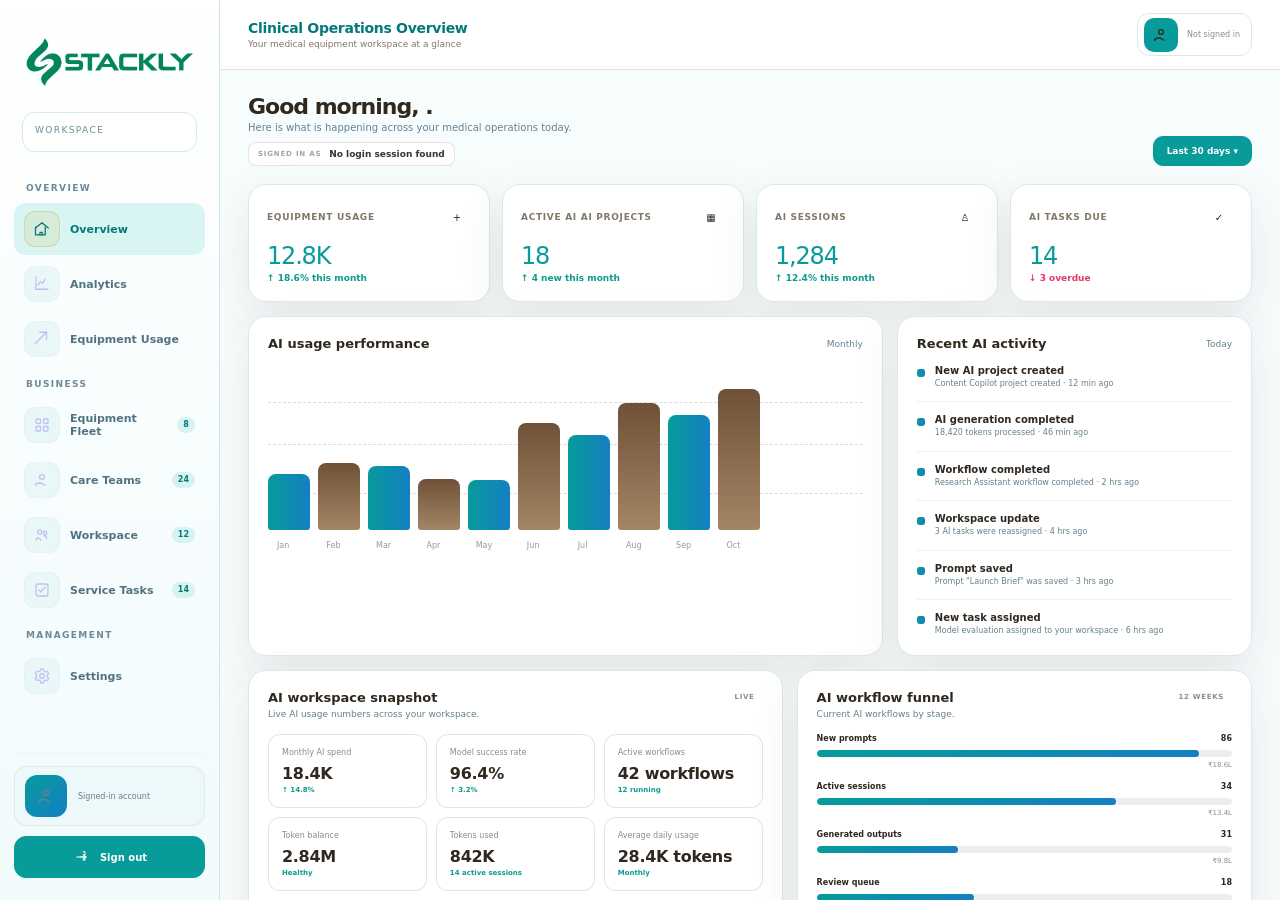
<file: dashboard.html>
<!DOCTYPE html>
<html lang="en">
<head>
<meta charset="UTF-8">
<meta name="viewport" content="width=device-width,initial-scale=1.0">
<title>Stackly  Dashboard</title>
<meta name="description" content="Stackly AI user workspace dashboard for prompts, AI usage, projects and workflows.">

<style>
:root{
  --db-bg:#f4f3f8;
  --db-panel:#fff;
  --db-text:#14181d;
  --db-muted:#7b7e88;
  --db-line:#e7e8ed;
  --db-pink:#ff2f92;
  --db-pink-dark:#d81d77;
  --db-green:#20a66a;
  --db-orange:#e99a18;
  --db-red:#e43867;
  --db-blue:#3671e9;
  --db-sidebar:180px;
  --db-radius:18px;
  --db-shadow:0 12px 33px rgba(20,22,28,.06);
}
*{box-sizing:border-box;margin:0;padding:0}
html,body{height:100%}
body{
  font-family:Inter,ui-sans-serif,system-ui,-apple-system,BlinkMacSystemFont,"Segoe UI",sans-serif;
  background:var(--db-bg);
  color:var(--db-text);
  overflow:hidden;
}
button,input,select{font:inherit}
button{cursor:pointer}
a{text-decoration:none;color:inherit}

.stackly-ai-user-dashboard{
  height:100vh;
  display:flex;
  overflow:hidden;
}

/* SIDEBAR */
.dashboard-sidebar{
  width:var(--db-sidebar);
  flex:0 0 var(--db-sidebar);
  height:100vh;
  padding:22px 14px;
  background:#101114;
  color:#fff;
  display:flex;
  flex-direction:column;
  border-right:1px solid #24182a;
  z-index:30;
}
.dashboard-brand{
  display:flex;
  align-items:center;
  gap:10px;
  padding:3px 10px 24px;
}
.dashboard-brand-mark{
  width:36px;height:36px;
  display:grid;place-items:center;
  border-radius:11px;
  color:#111;
  background:#fff;
  font-weight:930;
}
.dashboard-brand strong{font-size:20px;letter-spacing:-.8px}
.dashboard-role{
  margin:0 8px 18px;
  padding:11px 12px;
  border:1px solid rgba(183,183,183,.09);
  border-radius:13px;
  background:rgba(183,183,183,.043);
}
.dashboard-role small{
  display:block;
  color:#777982;
  font-size:9px;
  text-transform:uppercase;
  letter-spacing:1.4px;
}
.dashboard-role b{
  display:block;
  margin-top:4px;
  font-size:11px;
}
.dashboard-nav{
  flex:1;
  min-height:0;
  overflow-y:auto;
  overflow-x:hidden;
  padding:2px 0 12px;
}
.dashboard-nav::-webkit-scrollbar{width:4px}
.dashboard-nav::-webkit-scrollbar-thumb{background:#33633b;border-radius:99px}
.nav-heading{
  padding:11px 12px 7px;
  color:#62646d;
  font-size:9px;
  font-weight:830;
  letter-spacing:1.4px;
  text-transform:uppercase;
}
.dashboard-nav button{
  width:100%;
  display:flex;
  align-items:center;
  gap:11px;
  padding:11px 12px;
  margin:2px 0;
  border:0;
  border-radius:11px;
  background:transparent;
  color:#9698a0;
  text-align:left;
  font-size:11px;
  font-weight:700;
  transition:.2s ease;
}
.dashboard-nav button:hover{background:rgba(183,183,183,.06);color:#fff}
.dashboard-nav button.active{
  color:#fff;
  background:linear-gradient(90deg,rgba(183,47,146,.18),rgba(183,47,146,.06));
  box-shadow:inset 3px 0 0 var(--db-pink);
}
.nav-icon{
  width:24px;height:24px;
  display:grid;place-items:center;
  border-radius:8px;
  background:rgba(183,183,183,.043);
  font-size:11px;
  flex:0 0 24px;
}
.nav-count{
  margin-left:auto;
  min-width:20px;
  padding:3px 3px;
  border-radius:99px;
  text-align:center;
  color:#ff72b8;
  background:rgba(183,47,146,.10);
  font-size:8px;
}
.sidebar-bottom{
  border-top:1px solid rgba(183,183,183,.08);
  padding-top:13px;
}
.profile-mini{
  display:flex;
  align-items:center;
  gap:9px;
  padding:9px;
  border-radius:12px;
  background:rgba(183,183,183,.04);
}
.profile-avatar{
  width:31px;height:31px;
  display:grid;place-items:center;
  border-radius:10px;
  color:#fff;
  background:linear-gradient(133deg,#ff2f92,#733eff);
  font-size:10px;
  font-weight:830;
}
.profile-mini div{min-width:0}
.profile-mini b{display:block;font-size:10px;white-space:nowrap;overflow:hidden;text-overflow:ellipsis}
.profile-mini span{display:block;margin-top:2px;color:#6e7078;font-size:8px}
.sidebar-signout{
  width:100%;
  margin-top:9px;
  min-height:38px;
  display:flex;
  align-items:center;
  justify-content:center;
  gap:8px;
  border:1px solid rgba(183,183,183,.08);
  border-radius:11px;
  background:rgba(183,183,183,.033);
  color:#9a9ca4;
  font-size:10px;
  font-weight:730;
  transition:.2s ease;
}
.sidebar-signout:hover{
  color:#fff;
  border-color:rgba(183,47,146,.33);
  background:rgba(183,47,146,.10);
}
.sidebar-signout span{font-size:14px}
.dashboard-overlay{
  display:none;
  position:fixed;
  inset:0;
  z-index:18;
  background:rgba(3,6,8,.32);
  backdrop-filter:blur(2px);
}


/* MAIN APP */
.dashboard-main{
  min-width:0;
  flex:1;
  height:100vh;
  display:flex;
  flex-direction:column;
  overflow:hidden;
}
.dashboard-header{
  height:70px;
  flex:0 0 70px;
  display:flex;
  align-items:center;
  justify-content:space-between;
  gap:20px;
  padding:0 28px;
  background:rgba(183,183,183,.9);
  border-bottom:1px solid var(--db-line);
  backdrop-filter:blur(16px);
  z-index:20;
}
.mobile-menu{
  display:none;
  width:36px;height:36px;
  border:1px solid var(--db-line);
  border-radius:10px;
  background:#fff;
}
.header-left{display:flex;align-items:center;gap:14px;min-width:0}
.header-title h1{font-size:14px;letter-spacing:-.3px}
.header-title p{margin-top:3px;color:var(--db-muted);font-size:9px}
.header-right{display:flex;align-items:center;gap:9px}
.header-icon{
  width:33px;height:33px;
  display:grid;place-items:center;
  border:1px solid var(--db-line);
  border-radius:10px;
  background:#fff;
  color:#666972;
  position:relative;
}
.notification-dot{
  position:absolute;
  width:6px;height:6px;
  top:7px;right:7px;
  border-radius:30%;
  background:var(--db-pink);
  box-shadow:0 0 0 2px #fff;
}
.header-user{
  display:flex;align-items:center;gap:8px;
  padding:3px 8px 3px 3px;
  border:1px solid var(--db-line);
  border-radius:11px;
  background:#fff;
}
.header-avatar{
  width:27px;height:27px;
  display:grid;place-items:center;
  border-radius:8px;
  background:#111;
  color:#fff;
  font-size:9px;
  font-weight:800;
}
.header-user b{font-size:9px}
.header-user span{display:block;color:#888b94;font-size:8px;margin-top:1px}

/* SCROLLABLE CONTENT */
.dashboard-scroll{
  flex:1;
  min-height:0;
  overflow-y:auto;
  overflow-x:hidden;
  padding:24px 28px 43px;
  scroll-behavior:smooth;
}
.dashboard-scroll::-webkit-scrollbar{width:8px}
.dashboard-scroll::-webkit-scrollbar-thumb{background:#cfd1d7;border-radius:99px}
.dashboard-section{
  display:none;
  animation:sectionIn .28s ease both;
}
.dashboard-section.active{display:block}
@keyframes sectionIn{
  from{opacity:0;transform:translateY(8px)}
  to{opacity:1;transform:none}
}
.section-heading{
  display:flex;
  justify-content:space-between;
  align-items:flex-end;
  gap:20px;
  margin-bottom:18px;
}
.section-heading h2{font-size:22px;letter-spacing:-1px}
.section-heading p{margin-top:3px;color:var(--db-muted);font-size:10px}
.heading-action{
  padding:9px 13px;
  border:1px solid var(--db-line);
  border-radius:10px;
  background:#fff;
  color:#333861;
  font-size:9px;
  font-weight:800;
}
.logged-in-id{
  display:inline-flex;
  align-items:center;
  gap:8px;
  margin-top:9px;
  padding:6px 9px;
  border:1px solid #ececf1;
  border-radius:8px;
  background:#fafafd;
  max-width:100%;
}
.logged-in-id span{
  color:#a0a2a9;
  font-size:7px;
  font-weight:830;
  letter-spacing:.8px;
}
.logged-in-id strong{
  color:#33333b;
  font-size:9px;
  font-weight:730;
  overflow:hidden;
  text-overflow:ellipsis;
  white-space:nowrap;
}


/* CARDS */
.card{
  background:var(--db-panel);
  border:1px solid var(--db-line);
  border-radius:var(--db-radius);
  box-shadow:var(--db-shadow);
}
.stats-grid{
  display:grid;
  grid-template-columns:repeat(4,1fr);
  gap:12px;
}
.stat-card{padding:18px}
.stat-top{display:flex;align-items:center;justify-content:space-between}
.stat-label{color:var(--db-muted);font-size:9px;font-weight:730;text-transform:uppercase;letter-spacing:.7px}
.stat-icon{
  width:28px;height:28px;
  display:grid;place-items:center;
  border-radius:9px;
  background:#f7f7f9;
  font-size:10px;
}
.stat-value{margin-top:11px;font-size:24px;letter-spacing:-1.2px}
.stat-change{margin-top:3px;font-size:9px;font-weight:730}
.up{color:var(--db-green)}
.down{color:var(--db-red)}

.dashboard-subgrid{
  display:grid;
  grid-template-columns:repeat(3,minmax(0,1fr));
  gap:10px;
  margin-bottom:14px;
}
.mini-panel{
  min-height:412px;
  padding:13px;
  display:flex;
  flex-direction:column;
  overflow:hidden;
}
.mini-panel h3{
  color:#7e8189;
  font-size:8px;
  text-transform:uppercase;
  letter-spacing:.73px;
}
.mini-panel strong{
  margin-top:10px;
  font-size:19px;
  letter-spacing:-.7px;
}
.mini-panel span{
  margin-top:3px;
  color:#92949c;
  font-size:8px;
  line-height:1.43;
}
.mini-panel b{
  margin-top:auto;
  padding-top:9px;
  color:#666971;
  font-size:8px;
}

.extra-dashboard-stack{
  display:grid;
  gap:14px;
  margin-top:14px;
}
.wide-data-card,.data-table-card,.timeline-card,.notice-list{
  padding:19px;
}
.wide-card-head{
  display:flex;
  align-items:flex-start;
  justify-content:space-between;
  gap:14px;
  margin-bottom:16px;
}
.wide-card-head h3{font-size:13px}
.wide-card-head p{margin-top:4px;color:var(--db-muted);font-size:9px;line-height:1.3}
.data-period{
  padding:3px 8px;
  border-radius:99px;
  background:#f6f6f8;
  color:#8b8d93;
  font-size:7px;
  font-weight:830;
  letter-spacing:.7px;
}
.metric-row{
  display:grid;
  grid-template-columns:130px 90px minmax(100px,1fr) 43px;
  align-items:center;
  gap:12px;
  min-height:48px;
  border-top:1px solid #f0f0f3;
}
.metric-row:first-of-type{border-top:0}
.metric-row span{font-size:9px;font-weight:700}
.metric-row b{font-size:9px}
.metric-row small{color:#83878f;font-size:8px;text-align:right}
.metric-bar{
  height:7px;
  border-radius:99px;
  background:#eeeef2;
  overflow:hidden;
}
.metric-bar em{
  display:block;
  height:100%;
  border-radius:99px;
  background:linear-gradient(90deg,#ff2f92,#ff83bd);
}
.timeline-item{
  display:grid;
  grid-template-columns:33px 1fr auto;
  gap:12px;
  align-items:center;
  min-height:48px;
  border-top:1px solid #f0f0f3;
}
.timeline-item:first-of-type{border-top:0}
.timeline-item b{font-size:9px;color:#ff2f92}
.timeline-item span{font-size:9px;font-weight:730}
.timeline-item small{color:#898b93;font-size:8px;text-align:right}
.notice{
  display:grid;
  grid-template-columns:180px 1fr auto;
  gap:12px;
  align-items:center;
  min-height:30px;
  padding:10px 0;
  border-top:1px solid #f0f0f3;
}
.notice:first-of-type{border-top:0}
.notice strong{font-size:9px}
.notice span{color:#83878f;font-size:8px;line-height:1.3}
.notice b{font-size:8px;color:#666971;white-space:nowrap}
.analytics-row{
  display:grid;
  grid-template-columns:143px 110px 130px minmax(120px,1fr);
  align-items:center;
  gap:12px;
  min-height:30px;
  border-top:1px solid #f0f0f3;
}
.analytics-row:first-of-type{border-top:0}
.analytics-row strong{font-size:9px}
.analytics-row span,.analytics-row b{font-size:8px;color:#777a82}
.analytics-row i{
  height:7px;
  border-radius:99px;
  overflow:hidden;
  background:#eeeef2;
}
.analytics-row i em{
  display:block;
  height:100%;
  border-radius:99px;
  background:linear-gradient(90deg,#111216,#ff2f92);
}
.mini-data-table{width:100%;overflow-x:auto}
.mini-row{
  display:grid;
  grid-template-columns:1.3fr 1fr 1fr 1fr;
  min-width:360px;
  min-height:36px;
  align-items:center;
  border-top:1px solid #f0f0f3;
}
.mini-row span{font-size:8px}
.mini-row.header span{
  color:#8b8d93;
  font-size:7px;
  font-weight:830;
  text-transform:uppercase;
  letter-spacing:.7px;
}
.behaviour-grid,.portfolio-grid{
  display:grid;
  grid-template-columns:repeat(3,1fr);
  gap:10px;
}
.behaviour-grid div,.portfolio-grid div{
  padding:13px 12px;
  border:1px solid #ececf0;
  border-radius:12px;
  background:#fafafd;
}
.behaviour-grid b,.portfolio-grid b{
  display:block;
  font-size:14px;
  letter-spacing:-.3px;
}
.behaviour-grid span,.portfolio-grid span{
  display:block;
  margin-top:4px;
  color:#888b93;
  font-size:8px;
}
.age-grid{
  display:grid;
  grid-template-columns:repeat(4,1fr);
  gap:12px;
}
.age-grid div{
  padding:13px;
  border:1px solid #ececf0;
  border-radius:12px;
  background:#fafafd;
}
.age-grid span,.age-grid b{display:block;font-size:9px}
.age-grid b{margin-top:8px;font-size:13px}
.age-grid i{
  display:block;
  height:6px;
  margin-top:10px;
  border-radius:99px;
  background:#eeeef2;
  overflow:hidden;
}
.age-grid i em{
  display:block;
  height:100%;
  background:#ff2f92;
  border-radius:99px;
}
.expense-row{
  display:grid;
  grid-template-columns:1fr 100px 30px;
  min-height:36px;
  align-items:center;
  border-top:1px solid #f0f0f3;
}
.expense-row span{font-size:9px}
.expense-row b{font-size:9px}
.expense-row small{font-size:8px;color:#888b93;text-align:right}

.dashboard-grid{
  display:grid;
  grid-template-columns:1.43fr .8fr;
  gap:14px;
  margin-top:14px;
}
.panel{padding:19px}
.panel-title{
  display:flex;
  justify-content:space-between;
  align-items:center;
  gap:12px;
  margin-bottom:14px;
}
.panel-title h3{font-size:13px}
.panel-title span{color:var(--db-muted);font-size:9px}

.chart{
  height:183px;
  position:relative;
  display:flex;
  align-items:flex-end;
  gap:8px;
  padding:10px 0 18px;
}
.chart-line{
  position:absolute;
  left:0;right:0;
  border-top:1px dashed #ececf0;
}
.chart-line.l1{top:20%}
.chart-line.l2{top:43%}
.chart-line.l3{top:70%}
.bar{
  flex:1;
  min-width:10px;
  max-width:42px;
  height:var(--h);
  border-radius:8px 8px 3px 3px;
  background:linear-gradient(180deg,#ff4da1,#ffb4d7);
  position:relative;
  z-index:1;
}
.bar:nth-child(odd){background:linear-gradient(180deg,#202412,#777981)}
.bar span{
  position:absolute;
  bottom:-20px;
  left:30%;
  transform:translateX(-30%);
  color:#9699a1;
  font-size:8px;
}
.activity-list{display:grid;gap:12px}
.activity{
  display:flex;gap:10px;align-items:flex-start;
  padding-bottom:12px;
  border-bottom:1px solid #f0f0f3;
}
.activity:last-child{border-bottom:0;padding-bottom:0}
.activity-dot{
  width:8px;height:8px;
  flex:0 0 8px;
  margin-top:4px;
  border-radius:30%;
  background:var(--db-pink);
}
.activity b{display:block;font-size:10px}
.activity span{display:block;margin-top:3px;color:var(--db-muted);font-size:8px;line-height:1.3}

/* TABLES */
.table-card{overflow:hidden}
.table-wrap{
  width:100%;
  overflow:auto;
}
.data-table{
  width:100%;
  min-width:630px;
  border-collapse:collapse;
}
.data-table th{
  padding:12px 16px;
  background:#fafafd;
  color:#83878f;
  text-align:left;
  font-size:8px;
  text-transform:uppercase;
  letter-spacing:.8px;
}
.data-table td{
  padding:14px 16px;
  border-top:1px solid #f0f0f3;
  font-size:9px;
}
.data-table td strong{font-size:9px}
.status{
  display:inline-flex;
  padding:3px 8px;
  border-radius:99px;
  font-size:8px;
  font-weight:800;
}
.status.active{color:#188634;background:#eaf8f1}
.status.pending{color:#ae7118;background:#fff3df}
.status.closed{color:#8b4a34;background:#fcecef}
.avatar{
  width:28px;height:28px;
  display:inline-grid;place-items:center;
  margin-right:7px;
  vertical-align:middle;
  border-radius:9px;
  background:#ececf1;
  font-size:8px;
  font-weight:800;
}

/* PROJECT CARDS */
.project-grid{
  display:grid;
  grid-template-columns:repeat(3,1fr);
  gap:12px;
}
.project-card{padding:18px}
.project-top{display:flex;justify-content:space-between;gap:10px}
.project-card h3{font-size:12px}
.project-card p{margin-top:6px;color:var(--db-muted);font-size:9px;line-height:1.3}
.project-progress{margin-top:14px}
.progress-meta{display:flex;justify-content:space-between;color:#878a92;font-size:8px}
.progress-track{height:6px;margin-top:6px;border-radius:99px;background:#eeeef2;overflow:hidden}
.progress-track i{display:block;height:100%;width:var(--progress);border-radius:99px;background:var(--db-pink)}
.project-footer{display:flex;justify-content:space-between;align-items:center;margin-top:13px}
.project-people{display:flex}
.project-people span{
  width:22px;height:22px;
  margin-right:-3px;
  display:grid;place-items:center;
  border:2px solid #fff;
  border-radius:30%;
  background:#dddde3;
  font-size:7px;
}

/* REVENUE / KPI */
.kpi-grid{display:grid;grid-template-columns:repeat(3,1fr);gap:12px}
.kpi-card{padding:18px}
.kpi-card h3{font-size:10px;color:var(--db-muted)}
.kpi-card strong{display:block;margin-top:9px;font-size:18px;letter-spacing:-1px}
.kpi-card small{display:block;margin-top:4px;color:#888b93;font-size:8px}
.goal{
  margin-top:14px;
  padding:18px;
  border-radius:16px;
  background:#111216;
  color:#fff;
}
.goal-head{display:flex;justify-content:space-between;font-size:9px}
.goal p{margin-top:3px;color:#8e9098;font-size:8px}
.goal-track{height:7px;margin-top:13px;background:#2c2d32;border-radius:99px;overflow:hidden}
.goal-track i{display:block;width:74%;height:100%;background:linear-gradient(90deg,#ff2f92,#ff7fbd);border-radius:99px}

/* SETTINGS */
.settings-grid{display:grid;grid-template-columns:1fr 1fr;gap:14px}
.settings-card{padding:20px}
.settings-card h3{font-size:12px}
.settings-card p{margin-top:3px;color:var(--db-muted);font-size:9px;line-height:1.3}
.settings-field{margin-top:13px}
.settings-field label{display:block;margin-bottom:6px;font-size:9px;font-weight:800}
.settings-field input,.settings-field select{
  width:100%;height:42px;
  border:1px solid var(--db-line);
  border-radius:10px;
  background:#fafafd;
  padding:0 11px;
  outline:none;
  font-size:10px;
}
.save-btn{
  margin-top:13px;
  padding:10px 14px;
  border:0;
  border-radius:10px;
  background:#111216;
  color:#fff;
  font-size:9px;
  font-weight:800;
}

/* MOBILE */
@media(max-width:1030px){
  :root{--db-sidebar:220px}
  .stats-grid{grid-template-columns:repeat(2,1fr)}
  .dashboard-grid{grid-template-columns:1fr}
  .project-grid{grid-template-columns:repeat(2,1fr)}
}
@media(max-width:760px){
  body{overflow:hidden}
  .dashboard-sidebar{
    position:fixed;
    left:0;top:0;bottom:0;
    width:min(290px,86vw);
    transform:translateX(-110%);
    transition:transform .28s cubic-bezier(.22,.61,.36,1);
    box-shadow:22px 0 60px rgba(0,0,0,.28);
    z-index:40;
  }
  .dashboard-sidebar.open{transform:translateX(0)}
  .dashboard-sidebar.open + .dashboard-overlay{display:block}
  .dashboard-overlay{
    z-index:33;
  }
  .dashboard-main{width:100%;min-width:0}
  .dashboard-header{
    height:62px;
    flex-basis:62px;
    padding:0 12px;
    position:relative;
    z-index:30;
  }
  .mobile-menu{
    display:grid;
    place-items:center;
    flex:0 0 36px;
    font-size:16px;
    color:#22242a;
  }
  .mobile-menu.is-open{background:#111216;color:#fff}
  .header-left{gap:9px}
  .header-title{min-width:0}
  .header-title h1{
    font-size:14px;
    white-space:nowrap;
    overflow:hidden;
    text-overflow:ellipsis;
  }
  .header-title p{display:none}
  .header-user{
    padding:4px;
    border:0;
    background:transparent;
  }
  .header-user div{display:none}
  .header-icon{display:none}
  .dashboard-scroll{padding:18px 13px 33px}
  .dashboard-subgrid{grid-template-columns:repeat(2,minmax(0,1fr));gap:9px}
  .mini-panel{min-height:118px}
  .stats-grid{grid-template-columns:1fr 1fr;gap:9px}
  .stat-card{padding:14px}
  .stat-value{font-size:20px}
  .project-grid{grid-template-columns:1fr}
  .kpi-grid{grid-template-columns:1fr}
  .settings-grid{grid-template-columns:1fr}
  .section-heading{gap:12px}
  .logged-in-id{max-width:calc(100vw - 30px)}
}
@media(max-width:360px){
  .dashboard-subgrid{grid-template-columns:1fr}
  .stats-grid{grid-template-columns:1fr}
  .section-heading{align-items:flex-start;flex-direction:column}
  .header-icon{display:none}
  .heading-action{width:100%;text-align:center}
  .section-heading h2{font-size:20px}
  .dashboard-scroll{padding-left:11px;padding-right:11px}
  .data-table{min-width:680px}
}

@media(max-width:760px){
  .metric-row{grid-template-columns:1fr 63px;gap:8px;padding:8px 0}
  .metric-row .metric-bar{grid-column:1 / -1}
  .metric-row small{display:none}
  .analytics-row{grid-template-columns:1fr 80px;gap:7px;padding:8px 0}
  .analytics-row i{grid-column:1 / -1}
  .analytics-row b{display:none}
  .notice{grid-template-columns:1fr auto;gap:7px}
  .notice span{grid-column:1 / -1}
  .notice b{grid-column:2;grid-row:1}
  .timeline-item{grid-template-columns:48px 1fr}
  .timeline-item small{grid-column:2;text-align:left}
  .behaviour-grid,.portfolio-grid{grid-template-columns:repeat(2,1fr)}
  .age-grid{grid-template-columns:1fr 1fr}
  .wide-data-card,.data-table-card,.timeline-card,.notice-list{padding:13px}
}
@media(max-width:360px){
  .behaviour-grid,.portfolio-grid,.age-grid{grid-template-columns:1fr}
}


/* ===== EXTENDED OVERVIEW DATA ===== */
.overview-data-grid{display:grid;grid-template-columns:1.08fr .92fr;gap:14px;margin-top:14px}
.overview-three-grid{display:grid;grid-template-columns:repeat(3,1fr);gap:14px;margin-top:14px}
.overview-data-card{padding:19px;min-width:0}
.overview-wide-card{margin-top:14px}
.overview-card-head{display:flex;justify-content:space-between;align-items:flex-start;gap:12px;margin-bottom:13px}
.overview-card-head h3{font-size:13px}
.overview-card-head p{margin-top:4px;color:var(--db-muted);font-size:9px;line-height:1.3}
.overview-card-head>span{padding:3px 8px;border-radius:99px;background:#f6f6f8;color:#8b8d93;font-size:7px;font-weight:830;letter-spacing:.7px;white-space:nowrap}
.overview-kpi-grid{display:grid;grid-template-columns:repeat(3,1fr);gap:9px}
.overview-kpi-grid>div{padding:13px;border:1px solid #ececf0;border-radius:12px;background:#fafafd}
.overview-kpi-grid small{display:block;color:#898b93;font-size:8px}
.overview-kpi-grid strong{display:block;margin-top:7px;font-size:16px;letter-spacing:-.3px}
.overview-kpi-grid em{display:block;margin-top:3px;color:var(--db-green);font-size:7px;font-style:normal;font-weight:800}
.funnel-list>div,.capacity-list>div,.target-list>div{margin-top:13px}
.funnel-list label,.capacity-list label,.target-list label{display:flex;justify-content:space-between;gap:10px;font-size:8px;font-weight:730}
.funnel-list label b,.capacity-list label b,.target-list label b{font-size:8px}
.funnel-list i,.capacity-list i,.target-list i,.resource-list i{display:block;height:7px;margin-top:7px;border-radius:99px;background:#eeeef2;overflow:hidden}
.funnel-list em,.capacity-list em,.target-list em,.resource-list em{display:block;height:100%;border-radius:99px;background:linear-gradient(90deg,#ff2f92,#ff83bd)}
.funnel-list small,.target-list small{display:block;margin-top:4px;color:#888b93;font-size:7px;text-align:right}
.finance-list>div{display:grid;grid-template-columns:1fr auto auto;align-items:center;gap:12px;min-height:39px;border-top:1px solid #f0f0f3}
.finance-list>div:first-child{border-top:0}
.finance-list span{font-size:8px;color:#777a82}
.finance-list strong{font-size:9px}
.finance-list b{font-size:7px;color:#777a82}
.finance-list .positive{color:var(--db-green)}
.finance-list .warning{color:var(--db-orange)}
.delivery-list>div{display:grid;grid-template-columns:1.13fr .8fr 33px;gap:10px;align-items:center;padding:9px 0;border-top:1px solid #f0f0f3}
.delivery-list>div:first-child{border-top:0}
.delivery-list span b{display:block;font-size:8px}
.delivery-list span small{display:block;margin-top:3px;color:#898b93;font-size:7px}
.delivery-list i{height:6px;border-radius:99px;background:#eeeef2;overflow:hidden}
.delivery-list i em{display:block;height:100%;border-radius:99px;background:linear-gradient(90deg,#111216,#ff2f92)}
.delivery-list strong{font-size:7px;color:#777a82;text-align:right}
.overview-schedule>div{display:grid;grid-template-columns:38px 1fr 38px;gap:14px;align-items:center;min-height:32px;border-top:1px solid #f0f0f3}
.overview-schedule>div:first-child{border-top:0}
.overview-schedule time{font-size:8px;font-weight:830;color:#ff2f92}
.overview-schedule b{display:block;font-size:9px}
.overview-schedule span{display:block;margin-top:3px;color:#888b93;font-size:8px}
.overview-schedule em{justify-self:end;padding:3px 7px;border-radius:99px;background:#f6f6f8;color:#777a82;font-size:7px;font-style:normal;font-weight:800}
.client-rank-list>div{display:grid;grid-template-columns:18px 1fr auto;gap:9px;align-items:center;padding:10px 0;border-top:1px solid #f0f0f3}
.client-rank-list>div:first-child{border-top:0}
.client-rank-list>b{font-size:7px;color:#a0a2a9}
.client-rank-list span{font-size:8px;font-weight:730}
.client-rank-list span small{display:block;margin-top:3px;color:#898b93;font-size:7px;font-weight:300}
.client-rank-list strong{font-size:8px}
.capacity-list label{font-size:8px}
.priority-list>div{display:grid;grid-template-columns:9px 1fr auto;gap:9px;align-items:center;padding:9px 0;border-top:1px solid #f0f0f3}
.priority-list>div:first-child{border-top:0}
.priority-list span{font-size:8px;font-weight:730}
.priority-list span small{display:block;margin-top:3px;color:#898b93;font-size:7px;font-weight:300}
.priority-list b{font-size:7px;color:#777a82}
.priority-dot{width:7px;height:7px;border-radius:30%;display:block}
.priority-dot.high{background:#e43867}.priority-dot.medium{background:#e99a18}.priority-dot.low{background:#3671e9}
.overview-activity-table{width:100%;overflow:auto}
.overview-table-row{display:grid;grid-template-columns:2fr .8fr .8fr .8fr .3fr;gap:12px;align-items:center;min-width:630px;min-height:49px;border-top:1px solid #f0f0f3}
.overview-table-row.head{min-height:30px;border-top:0}
.overview-table-row.head span{color:#8b8d93;font-size:7px;font-weight:830;text-transform:uppercase;letter-spacing:.6px}
.overview-table-row>span,.overview-table-row>strong,.overview-table-row>time{font-size:8px}
.overview-table-row>span b{display:block;font-size:8px}
.overview-table-row>span small{display:block;margin-top:3px;color:#898b93;font-size:7px}
.overview-table-row strong{color:var(--db-green);font-size:7px}
.overview-table-row strong.risk{color:var(--db-red)}
.overview-table-row time{color:#898b93}
.health-list>div{display:grid;grid-template-columns:1fr auto auto;gap:10px;align-items:center;min-height:39px;border-top:1px solid #f0f0f3}
.health-list>div:first-child{border-top:0}
.health-list span{font-size:8px;color:#777a82}.health-list strong{font-size:9px}.health-list em{font-size:7px;color:#888b93;font-style:normal}
.resource-list>div{display:grid;grid-template-columns:1fr 34px;gap:8px;align-items:center;margin-top:13px}
.resource-list span{font-size:8px}.resource-list strong{font-size:8px;text-align:right}
.resource-list i{grid-column:1/-1;margin-top:0}
.target-list small{font-size:7px}
@media(max-width:1030px){
 .overview-three-grid{grid-template-columns:1fr 1fr}
 .overview-three-grid>.overview-data-card:last-child{grid-column:1/-1}
}
@media(max-width:760px){
 .overview-data-grid{grid-template-columns:1fr}
 .overview-three-grid{grid-template-columns:1fr}
 .overview-three-grid>.overview-data-card:last-child{grid-column:auto}
 .overview-kpi-grid{grid-template-columns:repeat(2,1fr)}
 .overview-schedule>div{grid-template-columns:48px 1fr 33px;gap:9px}
}
@media(max-width:360px){
 .overview-kpi-grid{grid-template-columns:1fr}
 .overview-data-card{padding:13px}
 .overview-schedule>div{grid-template-columns:1fr auto;gap:6px;padding:9px 0}
 .overview-schedule time{grid-column:1/-1}
 .overview-schedule em{grid-column:2;grid-row:2}
 .delivery-list>div{grid-template-columns:1fr 32px}
 .delivery-list i{grid-column:1}
 .delivery-list strong{grid-column:2;grid-row:1/3}
}
</style>

<style id="stackly-light-brown-beige-palette">
:root{
  --theme-brown:#6f5138;
  --theme-brown-dark:#4d3828;
  --theme-brown-soft:#8b6b4d;
  --theme-beige:#f4ede3;
  --theme-beige-light:#fbf8f3;
  --theme-cream:#fffdf9;
  --theme-text:#30271f;
  --theme-muted:#82766a;
  --theme-line:rgba(111,81,56,.16);
  --theme-gold:#b8956a;
  --theme-shadow:0 18px 45px rgba(76,56,40,.10);
}
body{
  background:
    radial-gradient(circle at 10% 8%,rgba(184,149,106,.10),transparent 28%),
    radial-gradient(circle at 90% 18%,rgba(111,81,56,.07),transparent 30%),
    var(--theme-beige) !important;
  color:var(--theme-text) !important;
}
.dashboard-sidebar{
  background:linear-gradient(180deg,#4d3828,#35261c) !important;
  border-right:1px solid rgba(184,149,106,.35) !important;
}
.dashboard-role{
  background:rgba(255,253,249,.07) !important;
  border-color:rgba(184,149,106,.25) !important;
}
.dashboard-nav button,
.sidebar-nav button,
.sidebar-link{
  color:rgba(255,253,249,.76) !important;
}
.dashboard-nav button:hover,
.dashboard-nav button.active,
.sidebar-nav button:hover,
.sidebar-nav button.active,
.sidebar-link:hover,
.sidebar-link.active{
  background:linear-gradient(90deg,rgba(184,149,106,.22),rgba(111,81,56,.34)) !important;
  color:#fffdf9 !important;
}
.dashboard-nav button.active{
  box-shadow:inset 3px 0 0 var(--theme-gold) !important;
}
.nav-count{
  color:#d8b990 !important;
  background:rgba(184,149,106,.14) !important;
}
.dashboard-header,
.dashboard-topbar{
  background:rgba(255,253,249,.92) !important;
  border-bottom:1px solid var(--theme-line) !important;
}
.dashboard-header h1,
.dashboard-topbar h1,
.section-title,
.card-title{
  color:var(--theme-brown-dark) !important;
}
.dashboard-header p,
.section-subtitle,
.muted,
.card-subtitle{
  color:var(--theme-muted) !important;
}
.card,
.dashboard-card,
.data-card,
.wide-data-card,
.data-table-card,
.timeline-card,
.mini-panel,
.stat-card,
.metric-card,
.chart-card,
.table-card,
.settings-card,
.overview-card,
.panel,
.project-card,
.kpi-card{
  background:rgba(255,253,249,.96) !important;
  border-color:var(--theme-line) !important;
  box-shadow:var(--theme-shadow) !important;
}
.card:hover,
.dashboard-card:hover,
.data-card:hover,
.wide-data-card:hover,
.mini-panel:hover,
.stat-card:hover,
.metric-card:hover{
  border-color:rgba(184,149,106,.45) !important;
}
.stat-icon,
.data-period,
.heading-action,
.overview-card-head>span,
.logged-in-id,
.behaviour-grid div,
.portfolio-grid div,
.age-grid div,
.overview-kpi-grid>div{
  background:var(--theme-beige-light) !important;
  border-color:var(--theme-line) !important;
}
.stat-value,
.kpi-value,
.metric-value,
.card-value,
.big-number{
  color:var(--theme-brown) !important;
}
.stat-label,
.kpi-label,
.metric-label,
.card-label{
  color:var(--theme-muted) !important;
}
button,
.primary-btn,
.dashboard-btn,
.btn-primary,
.save-btn{
  background:linear-gradient(135deg,var(--theme-brown),var(--theme-brown-dark)) !important;
  color:#fffdf9 !important;
  border-color:var(--theme-brown) !important;
}
button:hover,
.primary-btn:hover,
.dashboard-btn:hover,
.btn-primary:hover,
.save-btn:hover{
  background:linear-gradient(135deg,var(--theme-brown-soft),var(--theme-brown)) !important;
  box-shadow:0 10px 24px rgba(111,81,56,.20) !important;
}
.secondary-btn,
.btn-secondary{
  background:var(--theme-cream) !important;
  color:var(--theme-brown) !important;
  border:1px solid rgba(184,149,106,.60) !important;
}
.secondary-btn:hover,
.btn-secondary:hover{
  background:var(--theme-beige) !important;
}
.status.active{
  color:#55714f !important;
  background:#edf3e9 !important;
}
.status.pending{
  color:#8a6436 !important;
  background:#f7eedf !important;
}
.status.closed{
  color:#7a5147 !important;
  background:#f4e7e2 !important;
}
.progress,
.metric-track,
.bar-track,
.progress-track,
.metric-bar{
  background:#e8ddce !important;
}
.progress > span,
.metric-bar > span,
.bar-fill,
.progress-track i{
  background:linear-gradient(90deg,var(--theme-brown),var(--theme-gold)) !important;
}
.chart-line{
  border-color:#e4d9ca !important;
}
.bar{
  background:linear-gradient(180deg,#b8956a,#d9c2a4) !important;
}
.bar:nth-child(odd){
  background:linear-gradient(180deg,#6f5138,#a48565) !important;
}
.activity-dot,
.timeline-dot{
  background:var(--theme-brown) !important;
}
.timeline-dot{
  border-color:var(--theme-gold) !important;
}
table thead,
.mini-data-table thead{
  background:var(--theme-beige) !important;
}
table th,
.mini-data-table th{
  color:var(--theme-brown-dark) !important;
}
table td,
.mini-data-table td{
  border-color:var(--theme-line) !important;
  color:var(--theme-text) !important;
}
input,
select,
textarea,
.form-control{
  background:#fffdf9 !important;
  color:var(--theme-text) !important;
  border-color:rgba(111,81,56,.20) !important;
}
input:focus,
select:focus,
textarea:focus,
.form-control:focus{
  border-color:var(--theme-gold) !important;
  box-shadow:0 0 0 3px rgba(184,149,106,.14) !important;
}
.avatar,
.user-avatar,
.profile-avatar,
.header-avatar{
  background:linear-gradient(135deg,var(--theme-brown),var(--theme-gold)) !important;
  color:#fffdf9 !important;
}
.sidebar-signout{
  background:rgba(255,253,249,.07) !important;
  color:#fffdf9 !important;
  border-color:rgba(184,149,106,.28) !important;
}
.sidebar-signout:hover{
  background:rgba(184,149,106,.16) !important;
  border-color:var(--theme-gold) !important;
}
.notice,
.attention-item{
  border-left-color:var(--theme-gold) !important;
  background:rgba(184,149,106,.07) !important;
}
.goal{
  background:linear-gradient(135deg,#4d3828,#6f5138) !important;
}
.goal-track{
  background:#38291f !important;
}
.goal-track i{
  background:linear-gradient(90deg,#b8956a,#dfc4a0) !important;
}
.dashboard-overlay{
  background:rgba(53,38,28,.62) !important;
}
@media(max-width:760px){
  .dashboard-header,
  .dashboard-topbar{
    background:rgba(255,253,249,.97) !important;
  }
}
</style>


<style id="stackly-about-logo-treatment">
  .dashboard-brand{
    display:flex;
    align-items:center;
    gap:10px;
    padding:3px 10px 24px;
  }
  .dashboard-brand-mark.stackly-dashboard-logo{
    width:36px !important;
    height:36px !important;
    flex:0 0 36px !important;
    display:block !important;
    object-fit:contain !important;
    object-position:center !important;
    border-radius:0 !important;
    background:transparent !important;
    color:inherit !important;
    filter:
      brightness(0)
      saturate(100%)
      invert(14%)
      sepia(78%)
      saturate(1844%)
      hue-rotate(340deg)
      brightness(83%)
      contrast(99%);
  }
  .dashboard-brand strong{
    color:#fff !important;
    font-family:Fraunces, Georgia, serif !important;
    font-weight:600 !important;
    letter-spacing:-.03em !important;
  }
  @media(max-width:760px){
    .dashboard-brand-mark.stackly-dashboard-logo{
      width:36px !important;
      height:36px !important;
      flex-basis:36px !important;
    }
  }
</style>


<style id="stackly-sidebar-alignment-fix">
/* Sidebar alignment only — preserve the existing logo asset/design */
.dashboard-sidebar{
  padding-left:14px !important;
  padding-right:14px !important;
}

.dashboard-brand{
  width:100% !important;
  min-height:38px !important;
  padding:3px 10px 20px !important;
  gap:12px !important;
  align-items:center !important;
}

.dashboard-brand-mark.stackly-dashboard-logo{
  width:48px !important;
  height:48px !important;
  flex:0 0 48px !important;
  margin:0 !important;
  object-fit:contain !important;
  object-position:center !important;
}

.dashboard-brand strong{
  line-height:1.1 !important;
  margin:0 !important;
}

.dashboard-role{
  width:calc(100% - 16px) !important;
  margin:0 8px 18px !important;
  padding:12px 12px !important;
}

.dashboard-nav{
  width:100% !important;
}

.dashboard-nav button{
  width:100% !important;
  min-height:44px !important;
  padding:10px 12px !important;
  margin:2px 0 !important;
  align-items:center !important;
}

.nav-icon{
  width:28px !important;
  height:28px !important;
  flex:0 0 28px !important;
  margin:0 !important;
}

.sidebar-bottom{
  width:100% !important;
  padding-top:13px !important;
}

.profile-mini{
  width:100% !important;
  min-height:30px !important;
  padding:9px !important;
  gap:10px !important;
  align-items:center !important;
}

.profile-avatar{
  width:36px !important;
  height:36px !important;
  flex:0 0 36px !important;
  margin:0 !important;
}

.profile-mini div{
  min-width:0 !important;
  flex:1 1 auto !important;
}

.sidebar-signout{
  width:100% !important;
  min-height:40px !important;
  margin-top:9px !important;
}

/* Keep mobile sidebar internally aligned too */
@media(max-width:760px){
  .dashboard-brand{
    padding-left:10px !important;
    padding-right:10px !important;
  }
  .dashboard-brand-mark.stackly-dashboard-logo{
    width:48px !important;
    height:48px !important;
    flex-basis:48px !important;
  }
}
</style>


<style id="stackly-logo-theme-size">
.dashboard-brand{
  align-items:center !important;
  gap:12px !important;
  min-height:64px !important;
}

.dashboard-brand-link{
  width:38px !important;
  height:38px !important;
  flex:0 0 38px !important;
  display:flex !important;
  align-items:center !important;
  justify-content:center !important;
  border-radius:14px !important;
  background:rgba(183,180,240,.08) !important;
  border:1px solid rgba(201,162,39,.28) !important;
  box-shadow:0 8px 22px rgba(0,0,0,.16) !important;
}

.dashboard-brand-mark.stackly-dashboard-logo{
  width:32px !important;
  height:32px !important;
  flex:0 0 32px !important;
  margin:0 !important;
  object-fit:contain !important;
  object-position:center !important;
}

.dashboard-brand-link:hover{
  border-color:var(--gold) !important;
  background:rgba(201,162,39,.12) !important;
  transform:translateY(-1px);
}

@media(max-width:760px){
  .dashboard-brand-link{
    width:36px !important;
    height:36px !important;
    flex-basis:36px !important;
  }
  .dashboard-brand-mark.stackly-dashboard-logo{
    width:30px !important;
    height:30px !important;
    flex-basis:30px !important;
  }
}
</style>


<script id="stackly-404-routing">
document.addEventListener('click', function(event) {
  const target = event.target.closest('[data-404-link="true"]');
  if (!target) return;
  event.preventDefault();
  event.stopPropagation();
  window.location.href = '404.html';
});

document.addEventListener('DOMContentLoaded', function() {
  const logo = document.querySelector('.dashboard-brand-link');
  if (logo) {
    logo.addEventListener('click', function(event) {
      event.preventDefault();

      const overviewButton = document.querySelector(
        '.dashboard-nav button[data-section="overview"]'
      );

      if (overviewButton) {
        overviewButton.click();
      } else {
        window.location.hash = 'overview';
      }

      const scrollArea = document.getElementById('dashboardScroll');
      if (scrollArea) scrollArea.scrollTo({ top: 0, behavior: 'smooth' });
    });
  }
});
</script>


<style id="stackly-header-sidebar-polish">
/* Clean Stackly branding */
.dashboard-brand{
  padding:6px 10px 22px !important;
  gap:12px !important;
  align-items:center !important;
}

.dashboard-brand-link{
  width:64px !important;
  height:32px !important;
  flex:0 0 64px !important;
  display:flex !important;
  align-items:center !important;
  justify-content:flex-start !important;
  border:0 !important;
  border-radius:0 !important;
  background:transparent !important;
  box-shadow:none !important;
  transform:none !important;
}

.dashboard-brand-link:hover{
  background:transparent !important;
  border:0 !important;
  box-shadow:none !important;
  transform:none !important;
}

.dashboard-brand-mark.stackly-dashboard-logo{
  width:60px !important;
  height:48px !important;
  flex:0 0 60px !important;
  object-fit:contain !important;
  object-position:left center !important;
  margin:0 !important;
  filter:
    brightness(0)
    saturate(100%)
    invert(14%)
    sepia(78%)
    saturate(1844%)
    hue-rotate(340deg)
    brightness(83%)
    contrast(99%) !important;
}

.dashboard-brand strong{
  color:var(--ivory) !important;
  font-size:20px !important;
  line-height:1.1 !important;
}

/* Human/user icon in sidebar */
.profile-avatar{
  width:38px !important;
  height:38px !important;
  flex:0 0 38px !important;
  display:grid !important;
  place-items:center !important;
  border-radius:11px !important;
  font-size:20px !important;
  line-height:1 !important;
  background:linear-gradient(133deg,var(--cherry),var(--gold)) !important;
  color:var(--ivory) !important;
}

/* Human/user icon in header */
.header-avatar{
  width:32px !important;
  height:32px !important;
  flex:0 0 32px !important;
  display:grid !important;
  place-items:center !important;
  border-radius:9px !important;
  font-size:14px !important;
  line-height:1 !important;
  background:linear-gradient(133deg,var(--cherry),var(--gold)) !important;
  color:var(--ivory) !important;
}

/* Header account area stays clean after removing unwanted action buttons */
.header-right{
  gap:0 !important;
}

.header-user{
  padding:3px 10px 3px 3px !important;
  gap:9px !important;
  border-color:rgba(136,21,33,.14) !important;
  background:rgba(183,180,240,.92) !important;
}

@media(max-width:760px){
  .dashboard-brand{
    padding:3px 10px 20px !important;
  }
  .dashboard-brand-link{
    width:38px !important;
    height:48px !important;
    flex-basis:38px !important;
  }
  .dashboard-brand-mark.stackly-dashboard-logo{
    width:34px !important;
    height:44px !important;
    flex-basis:34px !important;
  }
  .header-right{
    gap:0 !important;
  }
}
</style>


<style id="stackly-supplier-visual-polish">
/* =========================================================
   SUPPLIER DASHBOARD — SIDEBAR / PROFILE POLISH ONLY
   Existing structure, colors, content and behavior preserved.
   ========================================================= */

/* Larger, cleaner Stackly wordmark */
.dashboard-brand{
  width:100% !important;
  min-height:78px !important;
  padding:8px 10px 20px !important;
  gap:0 !important;
  align-items:center !important;
}
.dashboard-brand-link{
  width:100% !important;
  height:62px !important;
  flex:1 1 auto !important;
  display:flex !important;
  align-items:center !important;
  justify-content:flex-start !important;
  overflow:hidden !important;
}
.dashboard-brand-mark.stackly-dashboard-logo{
  width:130px !important;
  height:38px !important;
  max-width:100% !important;
  flex:0 1 auto !important;
  object-fit:contain !important;
  object-position:left center !important;
  margin:0 !important;
}

/* Consistent modern outline icon system */
.dashboard-nav button{
  min-height:46px !important;
  padding:8px 10px !important;
  margin:3px 0 !important;
  gap:10px !important;
  border-radius:12px !important;
}
.nav-icon{
  width:36px !important;
  height:36px !important;
  flex:0 0 36px !important;
  display:grid !important;
  place-items:center !important;
  border:1px solid rgba(183,180,240,.08) !important;
  border-radius:11px !important;
  background:rgba(183,180,240,.033) !important;
  color:rgba(183,180,240,.82) !important;
  font-size:0 !important;
}
.nav-icon svg{
  width:18px !important;
  height:18px !important;
  display:block !important;
  fill:none !important;
  stroke:currentColor !important;
  stroke-width:1.7 !important;
  stroke-linecap:round !important;
  stroke-linejoin:round !important;
}
.dashboard-nav button:hover .nav-icon,
.dashboard-nav button.active .nav-icon{
  color:var(--ivory) !important;
  border-color:rgba(201,162,39,.28) !important;
  background:rgba(201,162,39,.12) !important;
}
.nav-count{
  margin-left:auto !important;
  min-width:18px !important;
  padding:4px 6px !important;
  line-height:1 !important;
  flex:0 0 auto !important;
}

/* Bottom supplier profile */
.sidebar-bottom{
  padding-top:13px !important;
}
.profile-mini{
  min-height:38px !important;
  padding:8px 10px !important;
  gap:11px !important;
  border:1px solid rgba(201,162,39,.16) !important;
  border-radius:13px !important;
  background:rgba(183,180,240,.06) !important;
}
.profile-avatar{
  width:42px !important;
  height:42px !important;
  flex:0 0 42px !important;
  border-radius:12px !important;
  display:grid !important;
  place-items:center !important;
  font-size:0 !important;
}
.profile-avatar svg{
  width:20px !important;
  height:20px !important;
  display:block !important;
  fill:none !important;
  stroke:currentColor !important;
  stroke-width:1.8 !important;
  stroke-linecap:round !important;
  stroke-linejoin:round !important;
}
.profile-mini b{
  font-size:10px !important;
  line-height:1.2 !important;
}
.profile-mini span{
  font-size:8px !important;
  line-height:1.18 !important;
}

/* Sign out */
.sidebar-signout{
  min-height:42px !important;
  margin-top:10px !important;
  gap:8px !important;
  border-radius:12px !important;
  justify-content:center !important;
}
.sidebar-signout .signout-icon{
  width:20px !important;
  height:20px !important;
  display:grid !important;
  place-items:center !important;
  font-size:0 !important;
}
.sidebar-signout .signout-icon svg{
  width:14px !important;
  height:14px !important;
  display:block !important;
  fill:none !important;
  stroke:currentColor !important;
  stroke-width:1.8 !important;
  stroke-linecap:round !important;
  stroke-linejoin:round !important;
}

/* Header supplier profile */
.header-user{
  min-height:42px !important;
  padding:3px 11px 3px 6px !important;
  gap:9px !important;
  border-radius:12px !important;
}
.header-avatar{
  width:34px !important;
  height:34px !important;
  flex:0 0 34px !important;
  border-radius:10px !important;
  font-size:0 !important;
}
.header-avatar svg{
  width:18px !important;
  height:18px !important;
  display:block !important;
  fill:none !important;
  stroke:currentColor !important;
  stroke-width:1.8 !important;
  stroke-linecap:round !important;
  stroke-linejoin:round !important;
}
.header-user b{font-size:9px !important;line-height:1.2 !important}
.header-user span{font-size:8px !important;line-height:1.2 !important}

/* Only explicitly marked unavailable elements go to the existing 404 page. */
[data-404-link="true"]{cursor:pointer !important}

/* Responsive: preserve the mobile sidebar behavior and keep the logo visible. */
@media(max-width:760px){
  .dashboard-brand{
    min-height:76px !important;
    padding:7px 10px 18px !important;
  }
  .dashboard-brand-link{
    height:38px !important;
  }
  .dashboard-brand-mark.stackly-dashboard-logo{
    width:143px !important;
    height:34px !important;
  }
  .dashboard-nav button{
    min-height:46px !important;
  }
  .nav-icon{
    width:36px !important;
    height:36px !important;
    flex-basis:36px !important;
  }
  .profile-mini{
    min-height:36px !important;
  }
  .profile-avatar{
    width:42px !important;
    height:42px !important;
    flex-basis:42px !important;
  }
  .header-avatar{
    width:34px !important;
    height:34px !important;
    flex-basis:34px !important;
  }
}
</style>
<!-- STACKLY DASHBOARD DATA + CTA VISIBILITY FIX -->
<style id="stackly-global-visibility-fix">

  /* =========================================
     FIX: DASHBOARD DATA CARDS
     Removes the excessive empty card height
     ========================================= */

  .dashboard-subgrid .mini-panel{
    min-height:180px !important;
    height:auto !important;
  }

  /* Keep the bottom metric/data visible */
  .dashboard-subgrid .mini-panel b{
    margin-top:20px !important;
  }


  /* =========================================
     FIX: CTA BUTTONS
     Makes CTA text visible on light theme
     ========================================= */

  .section-heading .heading-action{
    background:#fffdf9 !important;
    color:#4d3828 !important;
    border:1px solid rgba(111,81,56,.24) !important;
    box-shadow:0 4px 14px rgba(76,56,40,.06) !important;

    opacity:1 !important;
    visibility:visible !important;
  }

  .section-heading .heading-action:hover{
    background:#f4ede3 !important;
    color:#4d3828 !important;
  }


  /* =========================================
     FIX: CTA BUTTON TEXT
     ========================================= */

  .heading-action,
  .heading-action *{
    color:#4d3828 !important;
    opacity:1 !important;
    visibility:visible !important;
  }


  /* =========================================
     FIX: CARD DATA VISIBILITY
     ========================================= */

  .mini-panel h3,
  .mini-panel strong,
  .mini-panel span,
  .mini-panel b{
    opacity:1 !important;
    visibility:visible !important;
  }

  .mini-panel h3{
    color:#7e8189 !important;
  }

  .mini-panel strong{
    color:#302a25 !important;
  }

  .mini-panel span{
    color:#92949c !important;
  }

  .mini-panel b{
    color:#666971 !important;
  }


  /* =========================================
     FIX: KPI / STAT DATA
     ========================================= */

  .kpi-card h3,
  .kpi-card strong,
  .kpi-card small,
  .stat-card .stat-label,
  .stat-card .stat-value,
  .stat-card .stat-change{
    opacity:1 !important;
    visibility:visible !important;
  }


  /* =========================================
     FIX: TABLE DATA
     ========================================= */

  .data-table,
  .data-table th,
  .data-table td,
  .mini-data-table,
  .mini-data-table span{
    opacity:1 !important;
    visibility:visible !important;
  }


  /* =========================================
     RESPONSIVE
     ========================================= */

  @media (max-width:760px){

    .dashboard-subgrid .mini-panel{
      min-height:160px !important;
    }

    .section-heading .heading-action{
      opacity:1 !important;
      visibility:visible !important;
    }

  }

  @media (max-width:360px){

    .dashboard-subgrid .mini-panel{
      min-height:150px !important;
    }

    .section-heading .heading-action{
      width:100%;
      text-align:center;
    }

  }

</style>
</head>

<body>
<div class="stackly-ai-user-dashboard">

<aside class="dashboard-sidebar" id="dashboardSidebar">
  <div class="dashboard-brand">
    <a href="#overview" class="dashboard-brand-link" aria-label="Stackly Medical Dashboard Overview"><img class="dashboard-brand-mark stackly-dashboard-logo" src="img/logo.webp" alt="Stackly Medical"></a>
  </div>

  <div class="dashboard-role">
    <small>Workspace</small>
    <b></b>
  </div>

  <nav class="dashboard-nav" id="dashboardNav">
    <div class="nav-heading">Overview</div>
    <button class="active" data-section="overview"><span class="nav-icon"><svg viewBox="0 0 24 24" aria-hidden="true"><path d="M3.3 10.8 12 3.7l8.3 7.1"/><path d="M3.3 9.6v10.2h13V9.6"/><path d="M9.3 19.8v-3.3h3v3.3"/></svg></span>Overview</button>
    <button data-section="analytics"><span class="nav-icon"><svg viewBox="0 0 24 24" aria-hidden="true"><path d="M4 19V3"/><path d="M4 19h16"/><path d="m7 13 3-4 3 2 3-6"/></svg></span>Analytics</button>
    <button data-section="revenue"><span class="nav-icon"><svg viewBox="0 0 24 24" aria-hidden="true"><path d="M3 18 18 3"/><path d="M9 3h9v9"/></svg></span>Equipment Usage</button>

    <div class="nav-heading">Business</div>
    <button data-section="projects"><span class="nav-icon"><svg viewBox="0 0 24 24" aria-hidden="true"><rect x="4" y="4" width="6" height="6" rx="1"/><rect x="14" y="4" width="6" height="6" rx="1"/><rect x="4" y="14" width="6" height="6" rx="1"/><rect x="14" y="14" width="6" height="6" rx="1"/></svg></span>Equipment Fleet<span class="nav-count">8</span></button>
    <button data-section="clients"><span class="nav-icon"><svg viewBox="0 0 24 24" aria-hidden="true"><circle cx="12" cy="8" r="3.2"/><path d="M3.3 19c.8-3.2 3.1-3 6.3-3s3.7 1.8 6.3 3"/></svg></span>Care Teams<span class="nav-count">24</span></button>
    <button data-section="team"><span class="nav-icon"><svg viewBox="0 0 24 24" aria-hidden="true"><circle cx="9" cy="8" r="2.8"/><circle cx="16.3" cy="9" r="2.2"/><path d="M3.8 19c.7-3.3 2.6-3 3.2-3s4.3 1.7 3.2 3"/><path d="M14.3 13c2.8.1 4.7 1.4 3.2 4"/></svg></span>Workspace<span class="nav-count">12</span></button>
    <button data-section="tasks"><span class="nav-icon"><svg viewBox="0 0 24 24" aria-hidden="true"><rect x="4" y="4" width="16" height="16" rx="3"/><path d="m8 12 2.3 2.3L16.3 8.3"/></svg></span>Service Tasks<span class="nav-count">14</span></button>

    <div class="nav-heading">Management</div>
    <button data-section="settings"><span class="nav-icon"><svg viewBox="0 0 24 24" aria-hidden="true"><circle cx="12" cy="12" r="3"/><path d="M19 13.3a7.7 7.7 0 0 0 0-3l2-1.2-2-3.4-2.2.9a7.7 7.7 0 0 0-2.6-1.3L14 3h-4l-.3 2.3a7.7 7.7 0 0 0-2.6 1.3l-2.2-.9-2 3.4 2 1.2a7.7 7.7 0 0 0 0 3l-2 1.2 2 3.4 2.2-.9a7.7 7.7 0 0 0 2.6 1.3L10 21h4l.3-2.3a7.7 7.7 0 0 0 2.6-1.3l2.2.9 2-3.4z"/></svg></span>Settings</button>
  </nav>

  <div class="sidebar-bottom">
    <div class="profile-mini">
      <span class="profile-avatar" id="sidebarAvatar" aria-hidden="true"><svg viewBox="0 0 24 24" aria-hidden="true"><circle cx="12" cy="8" r="3.2"/><path d="M3.3 19c.8-3.2 3.1-3 6.3-3s3.7 1.8 6.3 3"/></svg></span>
      <div>
        <b id="sidebarName"><!-- login email --></b>
        <span id="sidebarCode workflows">Signed-in account</span>
      </div>
    </div>
    <button class="sidebar-signout" id="signOutButton" type="button">
      <span class="signout-icon" aria-hidden="true"><svg viewBox="0 0 24 24"><path d="M14 3h3v14h-3"/><path d="M10 12h9"/><path d="m14 8 4 4-4 4"/><path d="M19 12H3"/></svg></span> Sign out
    </button>
  </div>
</aside>

<div class="dashboard-overlay" id="dashboardOverlay"></div>

<main class="dashboard-main">

<header class="dashboard-header">
  <div class="header-left">
    <button class="mobile-menu" id="mobileMenu" aria-label="Open menu">☰</button>
    <div class="header-title">
      <h1 id="headerTitle">Clinical Operations Overview</h1>
      <p id="headerSubtitle">Your medical equipment workspace at a glance</p>
    </div>
  </div>

  <div class="header-right">
    <div class="header-user">
      <span class="header-avatar" id="headerAvatar" aria-hidden="true"><svg viewBox="0 0 24 24" aria-hidden="true"><circle cx="12" cy="8" r="3.2"/><path d="M3.3 19c.8-3.2 3.1-3 6.3-3s3.7 1.8 6.3 3"/></svg></span>
      <div>
        <b id="headerName"><!-- login email --></b>
        <span id="headerCode workflows"></span>
      </div>
    </div>
  </div>
</header>

<div class="dashboard-scroll" id="dashboardScroll">

<!-- OVERVIEW -->
<section class="dashboard-section active" data-page="overview">
  <div class="section-heading">
    <div>
      <h2>Good morning, <span id="welcomeName"></span>.</h2>
      <p>Here is what is happening across your medical operations today.</p>
      <div class="logged-in-id"><span>SIGNED IN AS</span><strong id="overviewCode workflows">Signed-in account</strong></div>
    </div>
    <button class="heading-action">Last 30 days ▾</button>
  </div>

  <div class="stats-grid">
    <div class="card stat-card">
      <div class="stat-top"><span class="stat-label">Equipment Usage</span><span class="stat-icon">+</span></div>
      <div class="stat-value">12.8K</div>
      <div class="stat-change up">↑ 18.6% this month</div>
    </div>
    <div class="card stat-card">
      <div class="stat-top"><span class="stat-label">Active AI AI Projects</span><span class="stat-icon">▦</span></div>
      <div class="stat-value">18</div>
      <div class="stat-change up">↑ 4 new this month</div>
    </div>
    <div class="card stat-card">
      <div class="stat-top"><span class="stat-label">AI Sessions</span><span class="stat-icon">♙</span></div>
      <div class="stat-value">1,284</div>
      <div class="stat-change up">↑ 12.4% this month</div>
    </div>
    <div class="card stat-card">
      <div class="stat-top"><span class="stat-label">AI Tasks Due</span><span class="stat-icon">✓</span></div>
      <div class="stat-value">14</div>
      <div class="stat-change down">↓ 3 overdue</div>
    </div>
  </div>

  <div class="dashboard-grid">
    <div class="card panel">
      <div class="panel-title"><h3>AI usage performance</h3><span>Monthly</span></div>
      <div class="chart">
        <i class="chart-line l1"></i><i class="chart-line l2"></i><i class="chart-line l3"></i>
        <div class="bar" style="--h:36%"><span>Jan</span></div>
        <div class="bar" style="--h:43%"><span>Feb</span></div>
        <div class="bar" style="--h:41%"><span>Mar</span></div>
        <div class="bar" style="--h:33%"><span>Apr</span></div>
        <div class="bar" style="--h:32%"><span>May</span></div>
        <div class="bar" style="--h:69%"><span>Jun</span></div>
        <div class="bar" style="--h:61%"><span>Jul</span></div>
        <div class="bar" style="--h:82%"><span>Aug</span></div>
        <div class="bar" style="--h:74%"><span>Sep</span></div>
        <div class="bar" style="--h:91%"><span>Oct</span></div>
      </div>
    </div>

    <div class="card panel">
      <div class="panel-title"><h3>Recent AI activity</h3><span>Today</span></div>
      <div class="activity-list">
        <div class="activity"><i class="activity-dot"></i><div><b>New AI project created</b><span>Content Copilot project created · 12 min ago</span></div></div>
        <div class="activity"><i class="activity-dot"></i><div><b>AI generation completed</b><span>18,420 tokens processed · 46 min ago</span></div></div>
        <div class="activity"><i class="activity-dot"></i><div><b>Workflow completed</b><span>Research Assistant workflow completed · 2 hrs ago</span></div></div>
        <div class="activity"><i class="activity-dot"></i><div><b>Workspace update</b><span>3 AI tasks were reassigned · 4 hrs ago</span></div></div>
        <div class="activity"><i class="activity-dot"></i><div><b>Prompt saved</b><span>Prompt "Launch Brief" was saved · 3 hrs ago</span></div></div>
        <div class="activity"><i class="activity-dot"></i><div><b>New task assigned</b><span>Model evaluation assigned to your workspace · 6 hrs ago</span></div></div>
      </div>
    </div>
  </div>

  <div class="overview-data-grid">
    <div class="card overview-data-card">
      <div class="overview-card-head"><div><h3>AI workspace snapshot</h3><p>Live AI usage numbers across your workspace.</p></div><span>LIVE</span></div>
      <div class="overview-kpi-grid">
        <div><small>Monthly AI spend</small><strong>18.4K</strong><em>↑ 14.8%</em></div>
        <div><small>Model success rate</small><strong>96.4%</strong><em>↑ 3.2%</em></div>
        <div><small>Active workflows</small><strong>42 workflows</strong><em>12 running</em></div>
        <div><small>Token balance</small><strong>2.84M</strong><em>Healthy</em></div>
        <div><small>Tokens used</small><strong>842K</strong><em>14 active sessions</em></div>
        <div><small>Average daily usage</small><strong>28.4K tokens</strong><em>Monthly</em></div>
      </div>
    </div>

    <div class="card overview-data-card">
      <div class="overview-card-head"><div><h3>AI workflow funnel</h3><p>Current AI workflows by stage.</p></div><span>12 WEEKS</span></div>
      <div class="funnel-list">
        <div><label>New prompts <b>86</b></label><i><em style="width:92%"></em></i><small>₹18.6L</small></div>
        <div><label>Active sessions <b>34</b></label><i><em style="width:72%"></em></i><small>₹13.4L</small></div>
        <div><label>Generated outputs <b>31</b></label><i><em style="width:34%"></em></i><small>₹9.8L</small></div>
        <div><label>Review queue <b>18</b></label><i><em style="width:38%"></em></i><small>₹6.2L</small></div>
        <div><label>Completed workflows <b>9</b></label><i><em style="width:24%"></em></i><small>₹3.7L</small></div>
      </div>
    </div>
  </div>

  <div class="overview-data-grid">
    <div class="card overview-data-card">
      <div class="overview-card-head"><div><h3>AI account health</h3><p>Key AI account indicators and usage.</p></div><span>OCTOBER</span></div>
      <div class="finance-list">
        <div><span>Requests completed</span><strong>21,128</strong><b class="positive">92%</b></div>
        <div><span>Review generations</span><strong>842K</strong><b class="warning">14</b></div>
        <div><span>AI credits used</span><strong>68%</strong><b>−4.6%</b></div>
        <div><span>Productivity gain</span><strong>31.2%</strong><b class="positive">+21.3%</b></div>
        <div><span>AI Projected monthly usage</span><strong>32.4K requests</strong><b class="positive">+16.7%</b></div>
        <div><span>Review reviews</span><strong>6</strong><b class="warning">6</b></div>
      </div>
    </div>

    <div class="card overview-data-card">
      <div class="overview-card-head"><div><h3>AI workflow performance</h3><p>Status across active AI workflows.</p></div><span>18 ACTIVE</span></div>
      <div class="delivery-list">
        <div><span><b>Research Copilot</b><small>12 tasks · 86% complete</small></span><i><em style="width:86%"></em></i><strong>Running</strong></div>
        <div><span><b>Content Studio</b><small>9 tasks · 72% complete</small></span><i><em style="width:72%"></em></i><strong>Running</strong></div>
        <div><span><b>Data Analyst</b><small>14 tasks · 61% complete</small></span><i><em style="width:61%"></em></i><strong>Review</strong></div>
        <div><span><b>Code Assistant</b><small>7 tasks · 36% complete</small></span><i><em style="width:36%"></em></i><strong>Needs attention</strong></div>
        <div><span><b>Knowledge Base Copilot</b><small>11 tasks · 34% complete</small></span><i><em style="width:34%"></em></i><strong>Planning</strong></div>
      </div>
    </div>
  </div>

  <div class="card overview-data-card overview-wide-card">
    <div class="overview-card-head"><div><h3>Today's AI workspace schedule</h3><p>Prompts, reviews and AI tasks planned for today.</p></div><span>3 EVENTS</span></div>
    <div class="overview-schedule">
      <div><time>09:00</time><div><b>AI workspace review</b><span>Review usage, projects and model activity · 8 attendees</span></div><em>Done</em></div>
      <div><time>10:30</time><div><b>Content planning session</b><span>Plan this week's content generation workflow</span></div><em>Done</em></div>
      <div><time>13:00</time><div><b>Usage review</b><span>Review token usage, limits and monthly forecast</span></div><em>Upcoming</em></div>
      <div><time>13:30</time><div><b>Prompt library review</b><span>Review reusable prompts and workflow priorities</span></div><em>Upcoming</em></div>
      <div><time>14:00</time><div><b>Model evaluation review</b><span>Compare output quality across active workflows</span></div><em>Upcoming</em></div>
    </div>
  </div>

  <div class="overview-three-grid">
    <div class="card overview-data-card">
      <div class="overview-card-head"><div><h3>Top AI workflows</h3><p>Workflows by current usage.</p></div><span>TOP 3</span></div>
      <div class="client-rank-list">
        <div><b>01</b><span>Data Analyst<small>Enterprise · 8 workflows</small></span><strong>8.4K</strong></div>
        <div><b>02</b><span>Content Studio<small>Growth · 3 workflows</small></span><strong>₹6.8L</strong></div>
        <div><b>03</b><span>Code Assistant<small>Enterprise · 4 workflows</small></span><strong>3.9K</strong></div>
        <div><b>04</b><span>Research Copilot<small>Growth · 3 workflows</small></span><strong>4.7K</strong></div>
        <div><b>03</b><span>Knowledge Base Copilot<small>Startup · 2 workflows</small></span><strong>3.2K</strong></div>
      </div>
    </div>

    <div class="card overview-data-card">
      <div class="overview-card-head"><div><h3>AI resource capacity</h3><p>Current AI workload by workspace area.</p></div><span>38 WORKFLOWS</span></div>
      <div class="capacity-list">
        <div><label>Model API <b>128%</b></label><i><em style="width:128%"></em></i></div>
        <div><label>Design <b>71%</b></label><i><em style="width:71%"></em></i></div>
        <div><label>Prompt Library <b>62%</b></label><i><em style="width:62%"></em></i></div>
        <div><label>Automations <b>76%</b></label><i><em style="width:76%"></em></i></div>
        <div><label>Knowledge Base <b>38%</b></label><i><em style="width:38%"></em></i></div>
      </div>
    </div>

    <div class="card overview-data-card">
      <div class="overview-card-head"><div><h3>Priority AI tasks</h3><p>AI tasks needing attention.</p></div><span>7 OPEN</span></div>
      <div class="priority-list">
        <div><i class="priority-dot high"></i><span>Review model output<small>Quality · Due today</small></span><b>High</b></div>
        <div><i class="priority-dot high"></i><span>Review token usage<small>Usage · Due today</small></span><b>High</b></div>
        <div><i class="priority-dot medium"></i><span>Evaluate new prompt<small>Testing · Tomorrow</small></span><b>Medium</b></div>
        <div><i class="priority-dot medium"></i><span>Refresh knowledge base<small>Knowledge · 2 days</small></span><b>Medium</b></div>
        <div><i class="priority-dot low"></i><span>Update AI usage plan<small>Management · 3 days</small></span><b>Low</b></div>
      </div>
    </div>
  </div>

  <div class="card overview-data-card overview-wide-card">
    <div class="overview-card-head"><div><h3>AI workspace activity</h3><p>Recent prompts, generations, approvals and system updates.</p></div><span>LAST 24 HOURS</span></div>
    <div class="overview-activity-table">
      <div class="overview-table-row head"><span>Activity</span><span>Owner</span><span>Department</span><span>Status</span><span>Time</span></div>
      <div class="overview-table-row"><span><b>Prompt approved</b><small>Content generation prompt approved</small></span><span>Priya N.</span><span>Prompt Library</span><strong>Approved</strong><time>18 min</time></div>
      <div class="overview-table-row"><span><b>AI generation completed</b><small>Workflow #1049 · 2.4K tokens</small></span><span>AI Automations</span><span>Usage</span><strong>Completed</strong><time>46 min</time></div>
      <div class="overview-table-row"><span><b>Model workflow deployed</b><small>Research Assistant v3.8</small></span><span>Karthik S.</span><span>Model API</span><strong>Live</strong><time>1 hr</time></div>
      <div class="overview-table-row"><span><b>Quality review</b><small>Priority output flagged for review</small></span><span>Meena R.</span><span>Knowledge Base</span><strong class="risk">Open</strong><time>2 hrs</time></div>
      <div class="overview-table-row"><span><b>New AI workflow</b><small>Knowledge Base Copilot · estimated 1.8K tokens</small></span><span>Rahul K.</span><span>Prompt Library</span><strong>Qualified</strong><time>3 hrs</time></div>
      <div class="overview-table-row"><span><b>Resource allocation</b><small>Three AI resources moved to Content Studio</small></span><span>Ops</span><span>Automations</span><strong>Updated</strong><time>4 hrs</time></div>
      <div class="overview-table-row"><span><b>Report generated</b><small>Analytics report · 1.18K tokens</small></span><span>AI Automations</span><span>Usage</span><strong>Sent</strong><time>3 hrs</time></div>
    </div>
  </div>

  <div class="overview-three-grid">
    <div class="card overview-data-card">
      <div class="overview-card-head"><div><h3>AI account health</h3><p>AI usage and account indicators.</p></div><span>LIVE</span></div>
      <div class="health-list">
        <div><span>Healthy workflows</span><strong>1,142</strong><em>88.9%</em></div>
        <div><span>Needs review</span><strong>96</strong><em>7.3%</em></div>
        <div><span>Needs attention</span><strong>46</strong><em>3.6%</em></div>
        <div><span>Model reviews this month</span><strong>28</strong><em>9.4K requests</em></div>
      </div>
    </div>
    <div class="card overview-data-card">
      <div class="overview-card-head"><div><h3>AI resources</h3><p>AI capacity and available resources.</p></div><span>STATUS</span></div>
      <div class="resource-list">
        <div><span>Model capacity</span><strong>72%</strong><i><em style="width:72%"></em></i></div>
        <div><span>Knowledge storage</span><strong>61%</strong><i><em style="width:61%"></em></i></div>
        <div><span>Knowledge Base queue</span><strong>34</strong><i><em style="width:42%"></em></i></div>
        <div><span>Available team hours</span><strong>186h</strong><i><em style="width:48%"></em></i></div>
      </div>
    </div>
    <div class="card overview-data-card">
      <div class="overview-card-head"><div><h3>Monthly logistics targets</h3><p>Progress against leadership goals.</p></div><span>OCT</span></div>
      <div class="target-list">
        <div><label>Revenue <b>87%</b></label><i><em style="width:87%"></em></i><small>12.8K / ₹28.3L</small></div>
        <div><label>New customers <b>76%</b></label><i><em style="width:76%"></em></i><small>38 / 30 accounts</small></div>
        <div><label>AI projects completed <b>91%</b></label><i><em style="width:91%"></em></i><small>10 / 11 projects</small></div>
        <div><label>AI CSAT <b>94%</b></label><i><em style="width:94%"></em></i><small>Target 92%</small></div>
      </div>
    </div>
  </div>
</section>

<!-- ANALYTICS -->
<section class="dashboard-section" data-page="analytics">
  <div class="section-heading">
    <div><h2>Analytics</h2><p>Track performance, growth and business activity.</p></div>
    <button class="heading-action">Export report ↓</button>
  </div>
  <div class="dashboard-subgrid">
<div class="card mini-panel"><h3>AI Projects</h3><strong>128.2K</strong><span>Monthly active sessions</span><b class="up">↑ 16.4%</b></div>
<div class="card mini-panel"><h3>AI Usage</h3><strong>31.28K</strong><span>Generated this month</span><b class="up">↑ 11.2%</b></div>
<div class="card mini-panel"><h3>Successful runs</h3><strong>96.42%</strong><span>Prompt-to-output rate</span><b class="up">↑ 1.8%</b></div>
<div class="card mini-panel"><h3>Model availability</h3><strong>99.6%</strong><span>Returning users</span><b class="up">↑ 3.2%</b></div>
<div class="card mini-panel"><h3>Avg. response time</h3><strong>6.42s</strong><span>Average session</span><b>+42 sec</b></div>
</div>

  <div class="kpi-grid">
    <div class="card kpi-card"><h3>AI success rate</h3><strong>96.42%</strong><small class="up">↑ 1.8% this month</small></div>
    <div class="card kpi-card"><h3>Model reliability</h3><strong>99.6%</strong><small class="up">↑ 3.2% this month</small></div>
    <div class="card kpi-card"><h3>Avg. tokens / session</h3><strong>18.4K</strong><small class="up">↑ 7.1% this month</small></div>
  </div>
  <div class="card panel" style="margin-top:14px">
    <div class="panel-title"><h3>AI usage growth</h3><span>Jan — Oct 2026</span></div>
    <div class="chart">
      <i class="chart-line l1"></i><i class="chart-line l2"></i><i class="chart-line l3"></i>
      <div class="bar" style="--h:28%"><span>Jan</span></div><div class="bar" style="--h:38%"><span>Feb</span></div>
      <div class="bar" style="--h:34%"><span>Mar</span></div><div class="bar" style="--h:48%"><span>Apr</span></div>
      <div class="bar" style="--h:37%"><span>May</span></div><div class="bar" style="--h:34%"><span>Jun</span></div>
      <div class="bar" style="--h:68%"><span>Jul</span></div><div class="bar" style="--h:73%"><span>Aug</span></div>
      <div class="bar" style="--h:128%"><span>Sep</span></div><div class="bar" style="--h:94%"><span>Oct</span></div>
    </div>
  </div>


<div class="extra-dashboard-stack">
  <div class="card wide-data-card"><div class="wide-card-head"><div><h3>Model performance</h3><p>How your AI workflows are performing.</p></div></div>
    <div class="analytics-row"><strong>GPT workflows</strong><span>38.4K requests</span><b>98.8% success</b><i><em style="width:88%"></em></i></div>
    <div class="analytics-row"><strong>Assistant workflows</strong><span>21.7K requests</span><b>97.4% success</b><i><em style="width:73%"></em></i></div>
    <div class="analytics-row"><strong>Automation workflows</strong><span>13.2K requests</span><b>95.2% success</b><i><em style="width:36%"></em></i></div>
    <div class="analytics-row"><strong>Knowledge workflows</strong><span>8.6K requests</span><b>94.9% success</b><i><em style="width:41%"></em></i></div>
    <div class="analytics-row"><strong>Code workflows</strong><span>2.3K requests</span><b>99.8% success</b><i><em style="width:92%"></em></i></div>
  </div>
  <div class="card data-table-card"><div class="wide-card-head"><div><h3>AI productivity by workspace</h3><p>Current month.</p></div></div>
    <div class="mini-data-table"><div class="mini-row header"><span>Workspace</span><span>AI Usage</span><span>Growth</span><span>AI Sessions</span></div>
    <div class="mini-row"><span>Content</span><span>8.4K</span><span class="up">+18%</span><span>3128</span></div>
    <div class="mini-row"><span>Engineering</span><span>6.7K</span><span class="up">+14%</span><span>291</span></div>
    <div class="mini-row"><span>Research</span><span>3.2K</span><span class="up">+11%</span><span>247</span></div>
    <div class="mini-row"><span>Operations</span><span>4.3K</span><span class="up">+8%</span><span>198</span></div></div>
  </div>
  <div class="card wide-data-card"><div class="wide-card-head"><div><h3>User behaviour</h3><p>AI engagement signals from the current period.</p></div></div>
    <div class="behaviour-grid"><div><b>64%</b><span>Returning sessions</span></div><div><b>42%</b><span>Feature adoption</span></div><div><b>27%</b><span>Workflow reuse</span></div><div><b>18m</b><span>Avg. active session</span></div><div><b>4.8/5</b><span>AI experience score</span></div></div>
  </div>
</div>

</section>

<!-- REVENUE -->
<section class="dashboard-section" data-page="revenue">
  <div class="section-heading">
    <div><h2>AI Usage</h2><p>Monitor AI credits, usage and workspace limits.</p></div>
    <button class="heading-action">Export usage report ↓</button>
  </div>
  <div class="dashboard-subgrid">
<div class="card mini-panel"><h3>Today</h3><strong>₹82.4K</strong><span>Requests today</span><b class="up">↑ 14.2%</b></div>
<div class="card mini-panel"><h3>This week</h3><strong>₹3.8L</strong><span>Weekly requests</span><b class="up">↑ 9.7%</b></div>
<div class="card mini-panel"><h3>Tokens used</h3><strong>3.2K</strong><span>Review generations</span><b class="down">14 active sessions</b></div>
<div class="card mini-panel"><h3>Scheduled workflows</h3><strong>9.4K requests</strong><span>Recurring monthly usage</span><b class="up">↑ 12.6%</b></div>
<div class="card mini-panel"><h3>Delivery forecast</h3><strong>2.84M</strong><span>Expected this quarter</span><b class="up">On target</b></div>
</div>

  <div class="stats-grid">
    <div class="card stat-card"><span class="stat-label">Total AI spend</span><div class="stat-value">12.8K</div><div class="stat-change up">↑ 18.6%</div></div>
    <div class="card stat-card"><span class="stat-label">Credits used</span><div class="stat-value">₹21.6L</div><div class="stat-change up">87.1% used</div></div>
    <div class="card stat-card"><span class="stat-label">Remaining credits</span><div class="stat-value">3.2K</div><div class="stat-change down">14 active sessions</div></div>
    <div class="card stat-card"><span class="stat-label">Failed generations</span><div class="stat-value">₹42K</div><div class="stat-change up">↓ 8.2%</div></div>
  </div>
  <div class="goal">
    <div class="goal-head"><strong>Annual usage goal</strong><strong>74K / 100K requests</strong></div>
    <p>You are 74% toward your usage target.</p>
    <div class="goal-track"><i></i></div>
  </div>
  <div class="card table-card" style="margin-top:14px">
    <div class="panel" style="padding-bottom:10px"><div class="panel-title" style="margin:0"><h3>Recent AI sessions</h3><span>Latest AI activity</span></div></div>
    <div class="table-wrap"><table class="data-table">
      <thead><tr><th>Workflow</th><th>Session</th><th>Tokens</th><th>Date</th><th>Status</th></tr></thead>
      <tbody>
        <tr><td><strong>Data Analyst</strong></td><td>#INV-1048</td><td>₹2,40,000</td><td>20 Sep 2026</td><td><span class="status active">Completed</span></td></tr>
        <tr><td><strong>Content Studio</strong></td><td>#INV-1047</td><td>₹1,83,000</td><td>19 Sep 2026</td><td><span class="status active">Completed</span></td></tr>
        <tr><td><strong>Knowledge Base Copilot</strong></td><td>#INV-1046</td><td>₹92,000</td><td>18 Sep 2026</td><td><span class="status pending">Review</span></td></tr>
        <tr><td><strong>Research Copilot</strong></td><td>#INV-1043</td><td>₹1,42,000</td><td>14 Sep 2026</td><td><span class="status active">Completed</span></td></tr>
      </tbody>
    </table></div>
  </div>


<div class="extra-dashboard-stack">
  <div class="card wide-data-card"><div class="wide-card-head"><div><h3>Usage ageing</h3><p>Unresolved AI runs by age.</p></div></div>
    <div class="age-grid"><div><span>0–1 day</span><b>₹1.42L</b><i><em style="width:72%"></em></i></div><div><span>2–7 days</span><b>₹88K</b><i><em style="width:48%"></em></i></div><div><span>8–30 days</span><b>₹61K</b><i><em style="width:34%"></em></i></div><div><span>30+ days</span><b>₹29K</b><i><em style="width:18%"></em></i></div></div>
  </div>
  <div class="card data-table-card"><div class="wide-card-head"><div><h3>Top AI workflows</h3><p>Highest usage workflows.</p></div></div>
    <div class="mini-data-table"><div class="mini-row header"><span>Workflow</span><span>AI Usage</span><span>Success</span><span>Trend</span></div>
    <div class="mini-row"><span>Data Analyst</span><span>8.4K</span><span>34%</span><span class="up">↑ 22%</span></div>
    <div class="mini-row"><span>Research Copilot</span><span>6.7K</span><span>31%</span><span class="up">↑ 14%</span></div>
    <div class="mini-row"><span>Content Studio</span><span>3.2K</span><span>29%</span><span class="up">↑ 14%</span></div>
    <div class="mini-row"><span>Knowledge Base Copilot</span><span>2.8K</span><span>27%</span><span class="up">↑ 9%</span></div>
    </div>
  </div>
  <div class="card wide-data-card"><div class="wide-card-head"><div><h3>Monthly AI cost</h3><p>AI usage costs this month.</p></div></div>
    <div class="expense-row"><span>Model API</span><b>₹6.8L</b><small>42%</small></div><div class="expense-row"><span>Automation</span><b>₹2.4L</b><small>13%</small></div><div class="expense-row"><span>Storage</span><b>₹1.9L</b><small>12%</small></div><div class="expense-row"><span>Automations</span><b>₹1.6L</b><small>10%</small></div><div class="expense-row"><span>Other</span><b>₹3.4L</b><small>21%</small></div>
  </div>
</div>

</section>

<!-- PROJECTS -->
<section class="dashboard-section" data-page="projects">
  <div class="section-heading">
    <div><h2>AI Projects</h2><p>Every active AI project in one place.</p></div>
    <button class="heading-action">+ New AI project</button>
  </div>
  <div class="dashboard-subgrid">
<div class="card mini-panel"><h3>Tokens used</h3><strong>18</strong><span>AI projects in progress</span><b class="up">4 new</b></div>
<div class="card mini-panel"><h3>Needs attention</h3><strong>3</strong><span>Need attention</span><b class="down">Review today</b></div>
<div class="card mini-panel"><h3>Completed</h3><strong>42</strong><span>AI projects completed</span><b class="up">+7 this quarter</b></div>
<div class="card mini-panel"><h3>On time</h3><strong>94%</strong><span>Success rate</span><b class="up">↑ 2.1%</b></div>
<div class="card mini-panel"><h3>Avg. completion</h3><strong>2.1 days</strong><span>Average workflow completion</span><b>↓ 3 days</b></div>
</div>

  <div class="project-grid">
    <div class="card project-card"><div class="project-top"><h3>Research Copilot</h3><span class="status active">Tokens used</span></div><p>Enterprise commerce platform transformation.</p><div class="project-progress"><div class="progress-meta"><span>Progress</span><b>128%</b></div><div class="progress-track"><i style="--progress:128%"></i></div></div><div class="project-footer"><div class="project-people"><span>AS</span><span>RK</span><span>MJ</span></div><small>Due 30 Sep</small></div></div>
    <div class="card project-card"><div class="project-top"><h3>Content Studio</h3><span class="status active">Tokens used</span></div><p>Content Generation operations and customer experience suite.</p><div class="project-progress"><div class="progress-meta"><span>Progress</span><b>67%</b></div><div class="progress-track"><i style="--progress:67%"></i></div></div><div class="project-footer"><div class="project-people"><span>NV</span><span>JP</span><span>SK</span></div><small>Due 02 Oct</small></div></div>
    <div class="card project-card"><div class="project-top"><h3>Knowledge Base Copilot</h3><span class="status pending">Planning</span></div><p>New digital product and market launch.</p><div class="project-progress"><div class="progress-meta"><span>Progress</span><b>38%</b></div><div class="progress-track"><i style="--progress:38%"></i></div></div><div class="project-footer"><div class="project-people"><span>VL</span><span>RM</span></div><small>Due 12 Oct</small></div></div>
    <div class="card project-card"><div class="project-top"><h3>Data Analyst</h3><span class="status active">Tokens used</span></div><p>Business intelligence and automation project.</p><div class="project-progress"><div class="progress-meta"><span>Progress</span><b>72%</b></div><div class="progress-track"><i style="--progress:72%"></i></div></div><div class="project-footer"><div class="project-people"><span>OR</span><span>AR</span><span>TS</span></div><small>Due 30 Sep</small></div></div>
    <div class="card project-card"><div class="project-top"><h3>Stackly Automation</h3><span class="status active">Tokens used</span></div><p>Support Copilot experience and account management.</p><div class="project-progress"><div class="progress-meta"><span>Progress</span><b>36%</b></div><div class="progress-track"><i style="--progress:36%"></i></div></div><div class="project-footer"><div class="project-people"><span>SM</span><span>AK</span></div><small>Due 08 Oct</small></div></div>
    <div class="card project-card"><div class="project-top"><h3>Knowledge Base Copilot</h3><span class="status closed">Completed</span></div><p>Growth campaigns and performance optimisation.</p><div class="project-progress"><div class="progress-meta"><span>Progress</span><b>100%</b></div><div class="progress-track"><i style="--progress:100%"></i></div></div><div class="project-footer"><div class="project-people"><span>GE</span><span>RM</span></div><small>Completed</small></div></div>
  </div>


<div class="extra-dashboard-stack">
  <div class="card wide-data-card"><div class="wide-card-head"><div><h3>Shipment network health</h3><p>Current status across the delivery pipeline.</p></div></div>
    <div class="portfolio-grid"><div><b>18</b><span>Tokens used</span></div><div><b>6</b><span>Planning</span></div><div><b>4</b><span>Needs attention</span></div><div><b>42</b><span>Completed</span></div><div><b>3</b><span>Blocked</span></div><div><b>11</b><span>Due this week</span></div></div>
  </div>
  <div class="card data-table-card"><div class="wide-card-head"><div><h3>Dispatch milestones</h3><p>Upcoming delivery checkpoints.</p></div></div>
    <div class="mini-data-table"><div class="mini-row header"><span>Milestone</span><span>AI Project</span><span>Owner</span><span>Due</span></div>
    <div class="mini-row"><span>Prompt approval</span><span>Content Copilot</span><span>Priya</span><span>30 Sep</span></div>
    <div class="mini-row"><span>Model integration</span><span>Research Assistant</span><span>Vikram</span><span>18 Sep</span></div>
    <div class="mini-row"><span>AI beta release</span><span>Data Analyst</span><span>Karthik</span><span>26 Sep</span></div>
    <div class="mini-row"><span>Quality sign-off</span><span>Code Assistant</span><span>Karthik</span><span>02 Oct</span></div>
    <div class="mini-row"><span>Workflow review</span><span>Support Copilot</span><span>Priya</span><span>02 Oct</span></div></div>
  </div>
  <div class="card wide-data-card"><div class="wide-card-head"><div><h3>AI workflow risks</h3><p>AI workflows requiring additional attention.</p></div></div>
    <div class="notice"><strong>Knowledge Base Copilot</strong><span>Model integration dependency is 2 days behind.</span><b class="down">High</b></div><div class="notice"><strong>Content Studio</strong><span>Output review is still pending.</span><b>Medium</b></div><div class="notice"><strong>Stackly Automation</strong><span>Evaluation capacity is below planned level.</span><b>Medium</b></div>
  </div>
</div>

</section>

<!-- CLIENTS -->
<section class="dashboard-section" data-page="clients">
  <div class="section-heading">
    <div><h2>AI Assistants</h2><p>Manage AI assistants, saved workflows and usage.</p></div>
<button class="heading-action" onclick="window.location.href='404.html'">
    + Add assistant
</button>  </div>
  <div class="dashboard-subgrid">
<div class="card mini-panel"><h3>Total AI assistants</h3><strong>1,284</strong><span>All assistants</span><b class="up">↑ 12.4%</b></div>
<div class="card mini-panel"><h3>New assistants</h3><strong>86</strong><span>Added this month</span><b class="up">↑ 18.1%</b></div>
<div class="card mini-panel"><h3>Favorite assistants</h3><strong>42</strong><span>Frequently used</span><b>14.8K value</b></div>
<div class="card mini-panel"><h3>Needs attention</h3><strong>14</strong><span>Assistants need attention</span><b class="down">Follow up</b></div>
<div class="card mini-panel"><h3>AI satisfaction</h3><strong>4.8/5</strong><span>Average user rating</span><b class="up">Excellent</b></div>
</div>

  <div class="card table-card">
    <div class="table-wrap"><table class="data-table">
      <thead><tr><th>Workflow</th><th>Category</th><th>AI Projects</th><th>AI Usage</th><th>Last used</th><th>Status</th></tr></thead>
      <tbody>
        <tr><td><span class="avatar">OR</span><strong>Arjun Rao</strong></td><td>Data Analyst</td><td>4</td><td>8.4K</td><td>Today</td><td><span class="status active">Tokens used</span></td></tr>
        <tr><td><span class="avatar">NV</span><strong>Nisha Verma</strong></td><td>Content Studio</td><td>3</td><td>3.2K</td><td>Today</td><td><span class="status active">Tokens used</span></td></tr>
        <tr><td><span class="avatar">VL</span><strong>Vikram Lal</strong></td><td>Knowledge Base Copilot</td><td>2</td><td>2.8K</td><td>Yesterday</td><td><span class="status pending">Setup</span></td></tr>
        <tr><td><span class="avatar">AT</span><strong>Ananya Thomas</strong></td><td>Research Copilot</td><td>3</td><td>6.7K</td><td>Yesterday</td><td><span class="status active">Tokens used</span></td></tr>
        <tr><td><span class="avatar">SK</span><strong>Sameer Khan</strong></td><td>Code Assistant</td><td>1</td><td>1.7K</td><td>3 days ago</td><td><span class="status closed">Archived</span></td></tr>
        <tr><td><span class="avatar">PR</span><strong>Priya Raman</strong></td><td>Pulse Media</td><td>2</td><td>3.1K</td><td>4 days ago</td><td><span class="status active">Tokens used</span></td></tr>
        <tr><td><span class="avatar">DK</span><strong>Dev Kumar</strong></td><td>Delta Works</td><td>2</td><td>2.2K</td><td>3 days ago</td><td><span class="status pending">Setup</span></td></tr>
      </tbody>
    </table></div>
  </div>


<div class="extra-dashboard-stack">
  <div class="card wide-data-card"><div class="wide-card-head"><div><h3>Assistant lifecycle</h3><p>Assistants distributed by usage stage.</p></div></div>
    <div class="portfolio-grid"><div><b>426</b><span>New</span></div><div><b>318</b><span>Active</span></div><div><b>2128</b><span>Growing</span></div><div><b>144</b><span>Favorite</span></div><div><b>63</b><span>Needs attention</span></div><div><b>14</b><span>Archived</span></div></div>
  </div>
  <div class="card data-table-card"><div class="wide-card-head"><div><h3>Assistant follow-ups</h3><p>Next AI workflow actions.</p></div></div>
    <div class="mini-data-table"><div class="mini-row header"><span>Assistant</span><span>Action</span><span>Owner</span><span>Date</span></div>
    <div class="mini-row"><span>Data Analyst</span><span>Prompt review</span><span>Karthik</span><span>30 Sep</span></div>
    <div class="mini-row"><span>Content Studio</span><span>Quality review</span><span>Priya</span><span>28 Sep</span></div>
    <div class="mini-row"><span>Pulse Media</span><span>Workflow update</span><span>Anitha</span><span>18 Sep</span></div>
    <div class="mini-row"><span>Delta Works</span><span>Setup</span><span>Vikram</span><span>30 Sep</span></div></div>
  </div>
  <div class="card wide-data-card"><div class="wide-card-head"><div><h3>AI support</h3><p>AI workspace support activity.</p></div></div>
    <div class="behaviour-grid"><div><b>38</b><span>Open AI tickets</span></div><div><b>12m</b><span>Avg. response</span></div><div><b>94%</b><span>Runs within limit</span></div><div><b>4.8/5</b><span>AI CSAT</span></div><div><b>7</b><span>Escalations</span></div></div>
  </div>
</div>

</section>

<!-- TEAM -->
<section class="dashboard-section" data-page="team">
  <div class="section-heading">
    <div><h2>Workspace</h2><p>Manage your AI workspace, roles and workload.</p></div>
    <button class="heading-action">+ Invite user</button>
  </div>
  <div class="dashboard-subgrid">
<div class="card mini-panel"><h3>Workspace users</h3><strong>12</strong><span>Active members</span><b>4 departments</b></div>
<div class="card mini-panel"><h3>Active AI users</h3><strong>9</strong><span>Currently online</span><b class="up">73%</b></div>
<div class="card mini-panel"><h3>AI productivity</h3><strong>92%</strong><span>Average user score</span><b class="up">↑ 4.2%</b></div>
<div class="card mini-panel"><h3>Open AI tasks</h3><strong>67</strong><span>Assigned across workspace</span><b>14 due today</b></div>
<div class="card mini-panel"><h3>User availability</h3><strong>2</strong><span>Users away today</span><b>10 available</b></div>
</div>

  <div class="card table-card">
    <div class="table-wrap"><table class="data-table">
      <thead><tr><th>User</th><th>Role</th><th>AI Projects</th><th>AI Tasks</th><th>AI productivity</th><th>Status</th></tr></thead>
      <tbody>
        <tr><td><span class="avatar">AS</span><strong>Karthik Sharma</strong></td><td>AI Product Lead</td><td>6</td><td>14</td><td>96%</td><td><span class="status active">Online</span></td></tr>
        <tr><td><span class="avatar">RK</span><strong>Priya Kumar</strong></td><td>Prompt Designer</td><td>4</td><td>11</td><td>92%</td><td><span class="status active">Online</span></td></tr>
        <tr><td><span class="avatar">MJ</span><strong>Vikram Joseph</strong></td><td>AI Developer</td><td>3</td><td>18</td><td>89%</td><td><span class="status active">Online</span></td></tr>
        <tr><td><span class="avatar">SK</span><strong>Anitha Kapoor</strong></td><td>Storage</td><td>3</td><td>9</td><td>87%</td><td><span class="status pending">Away</span></td></tr>
        <tr><td><span class="avatar">VP</span><strong>Sanjay Patel</strong></td><td>AI Automations</td><td>4</td><td>13</td><td>94%</td><td><span class="status active">Online</span></td></tr>
        <tr><td><span class="avatar">AD</span><strong>Anu Das</strong></td><td>Automations</td><td>2</td><td>8</td><td>90%</td><td><span class="status pending">Away</span></td></tr>
      </tbody>
    </table></div>
  </div>


<div class="extra-dashboard-stack">
  <div class="card wide-data-card"><div class="wide-card-head"><div><h3>AI workload</h3><p>Current AI workload by role.</p></div></div>
    <div class="metric-row"><span>Product</span><b>86%</b><i class="metric-bar"><em style="width:86%"></em></i><small>High</small></div><div class="metric-row"><span>Model API</span><b>92%</b><i class="metric-bar"><em style="width:92%"></em></i><small>High</small></div><div class="metric-row"><span>Design</span><b>71%</b><i class="metric-bar"><em style="width:71%"></em></i><small>Healthy</small></div><div class="metric-row"><span>Storage</span><b>64%</b><i class="metric-bar"><em style="width:64%"></em></i><small>Healthy</small></div>
  </div>
  <div class="card data-table-card"><div class="wide-card-head"><div><h3>Usage activity</h3><p>This week's workspace activity.</p></div></div>
    <div class="mini-data-table"><div class="mini-row header"><span>User</span><span>Sessions</span><span>Usage</span><span>Status</span></div>
    <div class="mini-row"><span>Karthik Sharma</span><span>3/3</span><span>41h</span><span class="up">Online</span></div>
    <div class="mini-row"><span>Priya Kumar</span><span>3/3</span><span>39h</span><span class="up">Online</span></div>
    <div class="mini-row"><span>Vikram Joseph</span><span>4/3</span><span>34h</span><span>User availability</span></div>
    <div class="mini-row"><span>Anitha Kapoor</span><span>3/3</span><span>38h</span><span class="up">Online</span></div>
    <div class="mini-row"><span>Sanjay Patel</span><span>3/3</span><span>40h</span><span class="up">Online</span></div></div>
  </div>
  <div class="card wide-data-card"><div class="wide-card-head"><div><h3>AI workspace board</h3><p>Recent AI workspace achievements.</p></div></div>
    <div class="notice"><strong>Priya Kumar</strong><span>Completed the Content Copilot workflow ahead of schedule.</span><b class="up">Top performer</b></div><div class="notice"><strong>Karthik Sharma</strong><span>Resolved the Code Assistant integration blocker.</span><b>Impact</b></div><div class="notice"><strong>Anitha Kapoor</strong><span>Generated 120 AI-assisted content outputs this month.</span><b>Growth</b></div>
  </div>
</div>

</section>

<!-- TASKS -->
<section class="dashboard-section" data-page="tasks">
  <div class="section-heading">
    <div><h2>AI Tasks</h2><p>Prioritise AI work and keep deadlines visible.</p></div>
    <button class="heading-action">+ New AI task</button>
  </div>
  <div class="dashboard-subgrid">
<div class="card mini-panel"><h3>All AI tasks</h3><strong>1128</strong><span>This AI workspace</span><b>Current cycle</b></div>
<div class="card mini-panel"><h3>Completed</h3><strong>412</strong><span>Completed this period</span><b class="up">68.3%</b></div>
<div class="card mini-panel"><h3>Due today</h3><strong>14</strong><span>Need attention</span><b class="down">3 overdue</b></div>
<div class="card mini-panel"><h3>High priority</h3><strong>18</strong><span>Critical tasks</span><b class="down">8 due soon</b></div>
<div class="card mini-panel"><h3>Avg. completion</h3><strong>2.4 days</strong><span>AI task turnaround</span><b class="up">↓ 18%</b></div>
</div>

  <div class="card table-card">
    <div class="table-wrap"><table class="data-table">
      <thead><tr><th>AI Task</th><th>AI Project</th><th>Owner</th><th>Due date</th><th>Priority</th><th>Status</th></tr></thead>
      <tbody>
        <tr><td><strong>Review AI-generated report</strong></td><td>Research Copilot</td><td>Karthik</td><td>30 Sep</td><td><span class="status closed">High</span></td><td><span class="status pending">Review</span></td></tr>
        <tr><td><strong>Approve model workflow</strong></td><td>Knowledge Base Copilot</td><td>Priya</td><td>28 Sep</td><td><span class="status pending">Medium</span></td><td><span class="status active">Open</span></td></tr>
        <tr><td><strong>Review token usage</strong></td><td>Automations</td><td>Vikram</td><td>30 Sep</td><td><span class="status closed">High</span></td><td><span class="status pending">In progress</span></td></tr>
        <tr><td><strong>Review flagged output</strong></td><td>Knowledge Base Copilot</td><td>Anitha</td><td>30 Sep</td><td><span class="status pending">Medium</span></td><td><span class="status active">Open</span></td></tr>
      </tbody>
    </table></div>
  </div>


<div class="extra-dashboard-stack">
  <div class="card wide-data-card"><div class="wide-card-head"><div><h3>AI task distribution</h3><p>AI workload by priority and status.</p></div></div>
    <div class="portfolio-grid"><div><b>128</b><span>Open</span></div><div><b>36</b><span>In progress</span></div><div><b>412</b><span>Completed</span></div><div><b>14</b><span>Due today</span></div><div><b>3</b><span>Overdue</span></div><div><b>18</b><span>High priority</span></div></div>
  </div>
  <div class="card data-table-card"><div class="wide-card-head"><div><h3>AI priority queue</h3><p>AI tasks that should be reviewed first.</p></div></div>
    <div class="mini-data-table"><div class="mini-row header"><span>AI Task</span><span>Owner</span><span>Priority</span><span>Due</span></div>
    <div class="mini-row"><span>Model output approval</span><span>Sanjay</span><span class="down">Critical</span><span>Today</span></div>
    <div class="mini-row"><span>Model API review</span><span>Vikram</span><span class="down">High</span><span>Today</span></div>
    <div class="mini-row"><span>Prompt quality review</span><span>Priya</span><span>Medium</span><span>28 Sep</span></div>
    <div class="mini-row"><span>Knowledge source check</span><span>Anitha</span><span>Medium</span><span>18 Sep</span></div>
    <div class="mini-row"><span>Knowledge refresh</span><span>Karthik</span><span>Low</span><span>18 Sep</span></div></div>
  </div>
  <div class="card timeline-card"><div class="wide-card-head"><div><h3>AI activity</h3><p>Latest updates from the AI workspace.</p></div></div>
    <div class="timeline-item"><b>08:43</b><span>AI Task completed</span><small>AI output verified</small></div><div class="timeline-item"><b>10:10</b><span>AI Task reassigned</span><small>AI integration moved to Vikram</small></div><div class="timeline-item"><b>12:20</b><span>New task created</span><small>New AI workflow created</small></div><div class="timeline-item"><b>13:40</b><span>Deadline changed</span><small>Review deadline moved to 02 Oct</small></div>
  </div>
</div>

</section>

<!-- SETTINGS -->
<section class="dashboard-section" data-page="settings">
  <div class="section-heading">
    <div><h2>Settings</h2><p>Manage your AI workspace settings.</p></div>
  </div>
  <div class="dashboard-subgrid">
<div class="card mini-panel"><h3>Profile</h3><strong>Complete</strong><span>Category information</span><b class="up">100%</b></div>
<div class="card mini-panel"><h3>Security</h3><strong>Protected</strong><span>Workflow security status</span><b class="up">2FA enabled</b></div>
<div class="card mini-panel"><h3>Notifications</h3><strong>Real-time</strong><span>Current notification mode</span><b>12 alerts today</b></div>
<div class="card mini-panel"><h3>Workspace</h3><strong>Enterprise</strong><span>Current network plan</span><b>12 members</b></div>
<div class="card mini-panel"><h3>Storage</h3><strong>68%</strong><span>Network storage used</span><b>340 GB / 300 GB</b></div>
</div>

  <div class="settings-grid">
    <div class="card settings-card">
      <h3>AI profile</h3><p>Update the details used across your AI workspace.</p>
      <div class="settings-field"><label>Workspace name</label><input id="settingsBusiness" value="Stackly Supply Network"></div>
      <div class="settings-field"><label>Workflow email</label><input id="settingsCode workflows" type="email" value=""></div>
      <div class="settings-field"><label>Primary use case</label><select><option>Automation</option><option>Content Generation</option><option>AI Automations</option><option>Automation</option></select></div>
      <button class="save-btn" id="saveSettings">Save profile</button>
    </div>
    <div class="card settings-card">
      <h3>AI preferences</h3><p>Control how your AI workspace behaves.</p>
      <div class="settings-field"><label>Default usage period</label><select><option>Last 30 days</option><option>Last 7 days</option><option>This quarter</option></select></div>
      <div class="settings-field"><label>AI notification frequency</label><select><option>Real-time</option><option>Daily digest</option><option>Weekly digest</option></select></div>
      <button class="save-btn" id="savePreferences">Save preferences</button>
    </div>
  </div>


<div class="extra-dashboard-stack">
  <div class="card wide-data-card"><div class="wide-card-head"><div><h3>AI security centre</h3><p>Workflow protection, sessions and AI access controls.</p></div><span class="status active">SECURE</span></div>
    <div class="notice"><strong>Two-factor authentication</strong><span>Extra verification is enabled for your AI account.</span><b class="up">Enabled</b></div><div class="notice"><strong>Active sessions</strong><span>2 devices currently signed in.</span><b>Review</b></div><div class="notice"><strong>Password</strong><span>Last changed 18 days ago.</span><b class="up">Healthy</b></div><div class="notice"><strong>Recovery email</strong><span>Backup contact is verified.</span><b class="up">Verified</b></div>
  </div>
  <div class="card data-table-card"><div class="wide-card-head"><div><h3>Recent AI account activity</h3><p>Security and workspace events.</p></div></div>
    <div class="mini-data-table"><div class="mini-row header"><span>Event</span><span>Device</span><span>Location</span><span>Time</span></div>
    <div class="mini-row"><span>Sign in</span><span>Chrome / Windows</span><span>Current</span><span>Now</span></div>
    <div class="mini-row"><span>Password update</span><span>Chrome / Windows</span><span>Current</span><span>18d ago</span></div>
    <div class="mini-row"><span>2FA enabled</span><span>Chrome / Windows</span><span>Current</span><span>22d ago</span></div>
    <div class="mini-row"><span>Profile updated</span><span>Chrome / Windows</span><span>Current</span><span>29d ago</span></div></div>
  </div>
  <div class="card wide-data-card"><div class="wide-card-head"><div><h3>AI usage limits</h3><p>Current account limits and utilisation.</p></div></div>
    <div class="metric-row"><span>Storage</span><b>340 GB / 300 GB</b><i class="metric-bar"><em style="width:68%"></em></i><small>68%</small></div><div class="metric-row"><span>Workspace seats</span><b>12 / 18</b><i class="metric-bar"><em style="width:48%"></em></i><small>48%</small></div><div class="metric-row"><span>AI Projects</span><b>18 / 30</b><i class="metric-bar"><em style="width:36%"></em></i><small>36%</small></div>
  </div>
</div>

</section>

</div>
</main>
</div>

<script>
(function(){
  "use strict";

  const navButtons = document.querySelectorAll("#dashboardNav button[data-section]");
  const sections = document.querySelectorAll(".dashboard-section");
  const scroll = document.getElementById("dashboardScroll");
  const sidebar = document.getElementById("dashboardSidebar");
  const mobileMenu = document.getElementById("mobileMenu");

  const titles = {
    overview:["Clinical Operations Overview","Your medical equipment workspace at a glance"],
    analytics:["Equipment Analytics","Track device performance, uptime and service activity"],
    revenue:["Equipment Usage","Monitor utilisation, maintenance and capacity"],
    projects:["Equipment Fleet","Manage active devices and service workflows"],
    clients:["Care Teams","Manage clinical teams and support contacts"],
    team:["Workspace","Manage your AI workspace and resources"],
    tasks:["Service Tasks","Keep maintenance tasks and deadlines visible"],
    settings:["Settings","Manage your AI workspace"]
  };

  function showSection(name){
    sections.forEach(section => {
      section.classList.toggle("active", section.dataset.page === name);
    });

    navButtons.forEach(button => {
      button.classList.toggle("active", button.dataset.section === name);
    });

    const title = titles[name] || titles.overview;
    document.getElementById("headerTitle").textContent = title[0];
    document.getElementById("headerSubtitle").textContent = title[1];

    scroll.scrollTop = 0;
    sidebar.classList.remove("open");
    history.replaceState(null,"","#" + name);
  }

  navButtons.forEach(button => {
    button.addEventListener("click", () => showSection(button.dataset.section));
  });

  const overlay = document.getElementById("dashboardOverlay");
  const signOutButton = document.getElementById("signOutButton");

  function setMobileMenu(open){
    sidebar.classList.toggle("open", open);
    mobileMenu.classList.toggle("is-open", open);
    mobileMenu.textContent = open ? "×" : "☰";
    mobileMenu.setAttribute("aria-label", open ? "Close menu" : "Open menu");
    if(!open) overlay.style.display = "";
  }

  mobileMenu.addEventListener("click", function(){
    setMobileMenu(!sidebar.classList.contains("open"));
  });

  overlay.addEventListener("click", function(){
    setMobileMenu(false);
  });

  window.addEventListener("resize", function(){
    if(window.innerWidth > 760) setMobileMenu(false);
  });

  signOutButton.addEventListener("click", function(){
    localStorage.removeItem("stacklyUser");
    sessionStorage.removeItem("stacklyUser");
    localStorage.removeItem("stacklyEmail");
    sessionStorage.removeItem("stacklyEmail");
    window.location.href = "login.html";
  });


  // Read the exact email entered on the Stackly login page.
  let user = null;

  try {
    const raw =
      localStorage.getItem("stacklyUser") ||
      sessionStorage.getItem("stacklyUser");

    if (raw) {
      const parsed = JSON.parse(raw);
      if (parsed && (parsed.email || parsed.mail || parsed.emailId)) {
        user = parsed;
      }
    }
  } catch (e) {}

  if (!user) {
    const simpleEmail =
      localStorage.getItem("stacklyEmail") ||
      sessionStorage.getItem("stacklyEmail") ||
      localStorage.getItem("loginEmail") ||
      sessionStorage.getItem("loginEmail");

    if (simpleEmail) {
      user = { email: simpleEmail };
    }
  }

  // Optional direct dashboard URL fallback.
  const urlEmail = new URLSearchParams(window.location.search).get("email");
  if (urlEmail) {
    const cleanEmail = decodeURIComponent(urlEmail).trim();
    if (cleanEmail) {
      user = user || {};
      user.email = cleanEmail;
      try {
        localStorage.setItem("stacklyUser", JSON.stringify(user));
        localStorage.setItem("stacklyEmail", cleanEmail);
        sessionStorage.setItem("stacklyUser", JSON.stringify(user));
        sessionStorage.setItem("stacklyEmail", cleanEmail);
      } catch (e) {}
    }
  }

  if (user && (user.email || user.mail || user.emailId)) {
    const email = String(
      user.email || user.mail || user.emailId
    ).trim();

    // The email entered at login is the ONLY visible account identity.
    ["sidebarName", "headerName"].forEach(function(id) {
      const el = document.getElementById(id);
      if (el) el.textContent = email;
    });

    // Support the actual email placeholders used by this dashboard.
    [
      "sidebarEmail",
      "headerEmail",
      "overviewEmail",
      "sidebarCode services",
      "headerCode services",
      "overviewCode services"
    ].forEach(function(id) {
      const el = document.getElementById(id);
      if (el) el.textContent = email;
    });

    const settings =
      document.getElementById("settingsEmail") ||
      document.getElementById("settingsCode services") ||
      document.getElementById("settingsCode workflows");

    if (settings) {
      if ("value" in settings) settings.value = email;
      else settings.textContent = email;
    }

    const welcome = document.getElementById("welcomeName");
    if (welcome) welcome.textContent = email;

    // Replace any remaining generic account identity text in the profile
    // components only — dashboard data/content remains unchanged.
    document.querySelectorAll(
      ".profile-mini b, .header-user b"
    ).forEach(function(el) {
      el.textContent = email;
    });
  }

  document.getElementById("saveSettings").addEventListener("click", function(){
    this.textContent = "Saved ✓";
    setTimeout(() => this.textContent = "Save profile", 1400);
  });

  document.getElementById("savePreferences").addEventListener("click", function(){
    this.textContent = "Saved ✓";
    setTimeout(() => this.textContent = "Save preferences", 1400);
  });

  // If the dashboard is opened directly, keep the UI usable while
  // clearly showing that no login session was found.
  if(!user){
    document.getElementById("headerCode workflows").textContent = "Not signed in";
    document.getElementById("overviewCode workflows").textContent = "No login session found";
  }

  const initial = location.hash.replace("#","");
  showSection(titles[initial] ? initial : "overview");
})();
</script>

<style id="force-stackly-logo-brown">
  .dashboard-brand-mark.stackly-dashboard-logo,
  .dashboard-brand-mark.stackly-dashboard-logo img,
  .stackly-dashboard-logo{
    filter:none !important;
    opacity:1 !important;
  }
</style>


<script id="stackly-email-display-fix">
(function () {
  function getLoginEmail() {
    try {
      var raw =
        localStorage.getItem("stacklyUser") ||
        sessionStorage.getItem("stacklyUser");

      if (raw) {
        var user = JSON.parse(raw);
        if (user && user.email) return String(user.email).trim();
      }
    } catch (e) {}

    try {
      return String(
        localStorage.getItem("stacklyEmail") ||
        sessionStorage.getItem("stacklyEmail") ||
        ""
      ).trim();
    } catch (e) {
      return "";
    }
  }

  function showLoginEmail() {
    var email = getLoginEmail();
    if (!email) return;

    [
      "headerName",
      "sidebarName",
      "welcomeName"
    ].forEach(function (id) {
      var el = document.getElementById(id);
      if (el) el.textContent = email;
    });

    // The small line under the email is also the signed-in email,
    // so the account identity is unmistakable.
    [
      "headerCode services",
      "headerCode workflows",
      "sidebarCode services",
      "sidebarCode workflows",
      "overviewCode services",
      "overviewCode workflows"
    ].forEach(function (id) {
      var el = document.getElementById(id);
      if (el) el.textContent = email;
    });

    document.querySelectorAll(
      ".header-user b, .profile-mini b"
    ).forEach(function (el) {
      el.textContent = email;
    });
  }

  showLoginEmail();
  window.addEventListener("storage", showLoginEmail);
})();
</script>


<script id="heading-action-404-routing">
document.addEventListener("click", function (event) {
  const button = event.target.closest(".heading-action");
  if (!button) return;
  event.preventDefault();
  event.stopPropagation();
  window.location.href = "404.html";
});
</script>
</body>
</html>

<style id="stackly-white-logo-override">
.dashboard-brand-mark.stackly-dashboard-logo{
  filter:brightness(0) invert(1) !important;
}
</style>
<style id="stackly-medical-theme">
/* Medical product palette: clean clinical white, deep navy and care teal. */
:root{--db-bg:#f7fcfd;--db-panel:#ffffff;--db-text:#10344a;--db-muted:#66808d;--db-line:#d7e9ed;--db-pink:#079b9a;--db-pink-dark:#057979;--db-blue:#147fc3;--db-green:#0d9a8c;--db-sidebar:220px;--theme-brown:#079b9a;--theme-brown-dark:#057979;--theme-brown-soft:#36b9c5;--theme-beige:#f7fcfd;--theme-beige-light:#ffffff;--theme-cream:#ffffff;--theme-gold:#147fc3}
body{background:#f7fcfd!important;color:#10344a}
.dashboard-sidebar{background:linear-gradient(180deg,#ffffff,#f1fbfc)!important;color:#17465c!important;border-right-color:#cce7eb!important}
.dashboard-header{background:rgba(255,255,255,.96)!important}
.dashboard-nav button{color:#527281!important}.dashboard-nav button:hover{background:#eaf8f9!important;color:#087d89!important}.dashboard-nav button.active{color:#057979!important;background:linear-gradient(90deg,#d8f5f3,#eefbfc)!important;box-shadow:inset 3px 0 0 #079b9a!important}
.nav-heading,.dashboard-role small{color:#6d8997!important}.dashboard-role{background:#f5fcfd!important}.dashboard-role b,.profile-mini b{color:#10344a!important}
.nav-icon{background:#eaf7f8!important;color:#087d89}.nav-count{color:#057979!important;background:#d7f3f1!important}
.profile-mini{background:#edf8fa!important}.profile-mini span{color:#66808d!important}.profile-avatar{background:linear-gradient(135deg,#079b9a,#147fc3)!important}
.header-avatar{background:#079b9a!important}.notification-dot{background:#147fc3!important}
.card,.stat-card,.dashboard-role,.header-user{background:#fff!important;border-color:#d7e9ed!important}.header-user b{color:#10344a!important}
.heading-action,.primary-btn{background:#079b9a!important;color:#fff!important;border-color:#079b9a!important}.heading-action:hover,.primary-btn:hover{background:#057979!important}
.dashboard-main button:not(.mobile-menu),.sidebar-signout{background:#079b9a!important;color:#fff!important;border-color:#079b9a!important;box-shadow:none!important}.dashboard-main button:not(.mobile-menu):hover,.sidebar-signout:hover{background:#147fc3!important;color:#fff!important}.dashboard-nav button,.dashboard-nav button:hover,.dashboard-nav button.active{box-shadow:none!important}.dashboard-nav button{background:transparent!important}.dashboard-nav button.active{background:#d8f5f3!important}
.progress-track i,.metric-bar em,.funnel-list em,.capacity-list em,.target-list em,.resource-list em,.delivery-list i em,.goal-track i,.bar,.activity-dot{background:linear-gradient(90deg,#079b9a,#147fc3)!important}.timeline-item b,.overview-schedule time{color:#079b9a!important}.status.pending{color:#147fc3!important;background:#e5f4fc!important}.status.closed{color:#057979!important;background:#e0f7f5!important}
.dashboard-brand-mark.stackly-dashboard-logo{width:176px!important;height:auto!important;max-height:none!important;object-fit:contain;filter:none!important}
@media(max-width:760px){.dashboard-brand-mark.stackly-dashboard-logo{width:150px!important}}
</style>
</file>
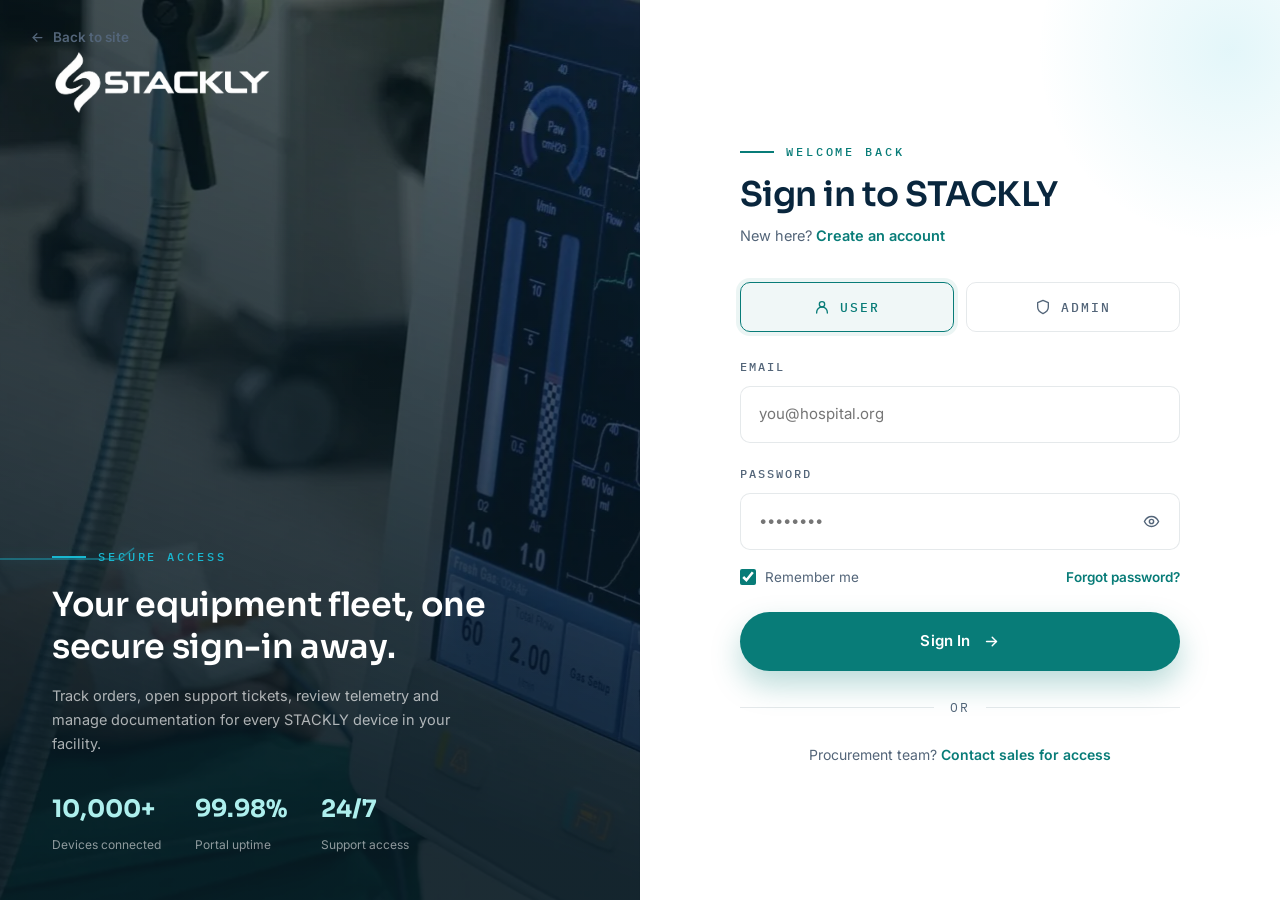
<file: login.html>
<!DOCTYPE html>
<html lang="en">
<head>
<meta charset="UTF-8">
<meta name="viewport" content="width=device-width, initial-scale=1.0">
<title>Sign In | STACKLY</title>
<meta name="description" content="Secure access to your STACKLY equipment portal.">
<link rel="icon" type="image/svg+xml" href="svg/logo.svg">
<link rel="preconnect" href="https://fonts.googleapis.com">
<link rel="preconnect" href="https://fonts.gstatic.com" crossorigin>
<link href="https://fonts.googleapis.com/css2?family=Inter:wght@400;500;600&family=Sora:wght@500;600;700&family=IBM+Plex+Mono:wght@400;500&display=swap" rel="stylesheet">
<link rel="stylesheet" href="https://unpkg.com/aos@2.3.1/dist/aos.css">
<link rel="stylesheet" href="css/style.css">
<link rel="stylesheet" href="css/animations.css">
<link rel="stylesheet" href="css/auth.css">
<link rel="stylesheet" href="css/responsive.css">
</head>
<body>
<a href="index.html" class="auth-back"><svg viewBox="0 0 24 24" fill="none" stroke="currentColor" stroke-width="2" stroke-linecap="round" stroke-linejoin="round"><path d="M19 12H5"/><path d="m11 18-6-6 6-6"/></svg>Back to site</a>
<div class="auth-page">
  <div class="auth-visual">
    <div class="av-bg"><img src="img/backgrounds/auth-side.webp" data-eager width="1080" height="1350" alt="STACKLY monitoring equipment in a dark clinical environment"></div>
    <svg class="av-ecg" viewBox="0 0 600 70" preserveAspectRatio="none"><path d="M0 35 H120 l14-11 12 16 10-34 14 50 12-32 10 11 h110 l12-9 14 17 9-27 12 37 10-20 9 9 H600"/></svg>
    <div class="av-top"><a href="index.html" class="auth-logo-link" aria-label="Stackly Medical home"><img src="img/logo.webp" class="auth-logo" alt="Stackly Medical"></a></div>
    <div class="av-bottom av-quote">
      <span class="eyebrow light">Secure Access</span>
      <h2>Your equipment fleet, one secure sign-in away.</h2>
      <p>Track orders, open support tickets, review telemetry and manage documentation for every STACKLY device in your facility.</p>
      <div class="av-stats">
        <div><b>10,000+</b><span>Devices connected</span></div>
        <div><b>99.98%</b><span>Portal uptime</span></div>
        <div><b>24/7</b><span>Support access</span></div>
      </div>
    </div>
  </div>
  <div class="auth-panel">
    <div class="auth-card" data-aos="fade-up">
      <div class="auth-head">
        <span class="eyebrow">Welcome Back</span>
        <h1>Sign in to STACKLY</h1>
        <p class="auth-sub">New here? <a href="register.html">Create an account</a></p>
      </div>
      <form id="loginForm" novalidate>
        <div class="role-select">
          <div class="role-opt">
            <input type="radio" name="role" id="roleUser" value="user" checked>
            <label for="roleUser"><svg viewBox="0 0 24 24" fill="none" stroke="currentColor" stroke-width="2" stroke-linecap="round" stroke-linejoin="round"><circle cx="12" cy="8" r="4"/><path d="M4 21v-1a8 8 0 0 1 16 0v1"/></svg>User</label>
          </div>
          <div class="role-opt">
            <input type="radio" name="role" id="roleAdmin" value="admin">
            <label for="roleAdmin"><svg viewBox="0 0 24 24" fill="none" stroke="currentColor" stroke-width="2" stroke-linecap="round" stroke-linejoin="round"><path d="M12 22s8-3.6 8-10V5.5L12 2 4 5.5V12c0 6.4 8 10 8 10Z"/></svg>Admin</label>
          </div>
        </div>
        <div class="field"><label for="lEmail">Email</label><input id="lEmail" type="email" required placeholder="you@hospital.org"><span class="error-msg">Please enter a valid email address.</span></div>
        <div class="field"><label for="lPass">Password</label>
          <div class="input-wrap"><input id="lPass" type="password" required data-min="6" placeholder="••••••••"><button type="button" class="pw-toggle" aria-label="Show password"><svg viewBox="0 0 24 24" fill="none" stroke="currentColor" stroke-width="2" stroke-linecap="round" stroke-linejoin="round"><path d="M2 12s3.5-7 10-7 10 7 10 7-3.5 7-10 7-10-7-10-7Z"/><circle cx="12" cy="12" r="3"/></svg></button></div>
          <span class="error-msg">Password must be at least 6 characters.</span>
        </div>
        <div class="auth-row">
          <label><input type="checkbox" checked>Remember me</label>
          <a href="404.html">Forgot password?</a>
        </div>
        <button type="submit" class="btn btn-primary auth-btn">Sign In <svg viewBox="0 0 24 24" fill="none" stroke="currentColor" stroke-width="2" stroke-linecap="round" stroke-linejoin="round"><path d="M5 12h14"/><path d="m13 6 6 6-6 6"/></svg></button>
        <div class="auth-divider">OR</div>
        <p class="auth-switch">Procurement team? <a href="contact.html">Contact sales for access</a></p>
      </form>
    </div>
  </div>
</div>
<script src="https://cdnjs.cloudflare.com/ajax/libs/gsap/3.12.5/gsap.min.js"></script>
<script src="https://unpkg.com/aos@2.3.1/dist/aos.js"></script>
<script>if(window.AOS){AOS.init({once:true,duration:800,easing:'ease-out-cubic'});}
if(window.gsap){gsap.fromTo('.auth-visual .av-bg img',{scale:1.1,opacity:0},{scale:1,opacity:.9,duration:1.6,ease:'power3.out'});
var p=document.querySelector('.av-ecg path');if(p){var l=p.getTotalLength();p.style.strokeDasharray=l;p.style.strokeDashoffset=l;gsap.to(p,{strokeDashoffset:0,duration:2.2,ease:'power2.inOut',delay:.4});}}</script>
<script src="js/main.js"></script>
<script src="js/auth.js"></script>
<script src="js/components.js"></script>
</body>
</html>
</file>
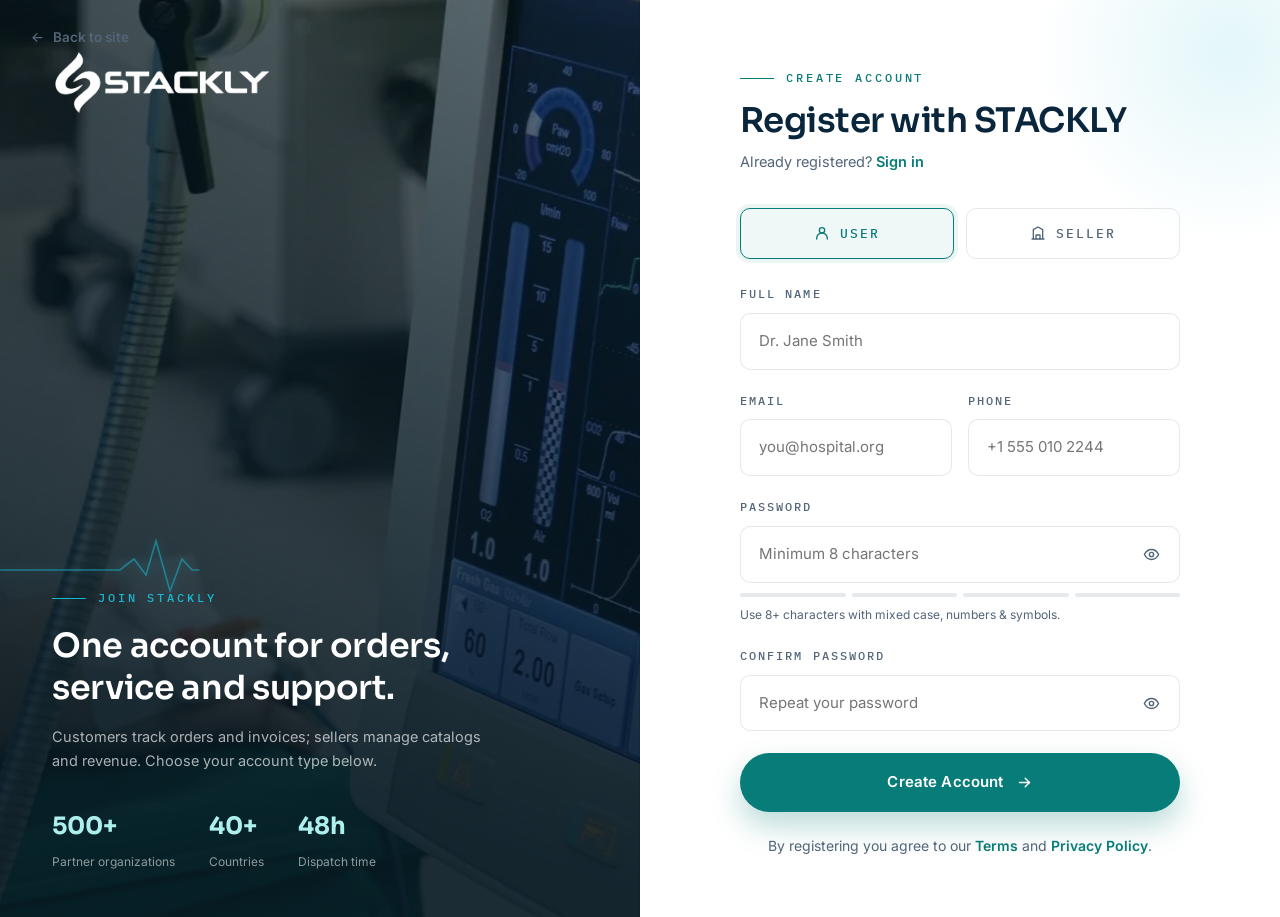
<file: register.html>
<!DOCTYPE html>
<html lang="en">
<head>
<meta charset="UTF-8">
<meta name="viewport" content="width=device-width, initial-scale=1.0">
<title>Create Account | STACKLY</title>
<meta name="description" content="Register for a STACKLY customer or seller account.">
<link rel="icon" type="image/svg+xml" href="svg/logo.svg">
<link rel="preconnect" href="https://fonts.googleapis.com">
<link rel="preconnect" href="https://fonts.gstatic.com" crossorigin>
<link href="https://fonts.googleapis.com/css2?family=Inter:wght@400;500;600&family=Sora:wght@500;600;700&family=IBM+Plex+Mono:wght@400;500&display=swap" rel="stylesheet">
<link rel="stylesheet" href="https://unpkg.com/aos@2.3.1/dist/aos.css">
<link rel="stylesheet" href="css/style.css">
<link rel="stylesheet" href="css/animations.css">
<link rel="stylesheet" href="css/auth.css">
<link rel="stylesheet" href="css/responsive.css">
</head>
<body>
<a href="index.html" class="auth-back"><svg viewBox="0 0 24 24" fill="none" stroke="currentColor" stroke-width="2" stroke-linecap="round" stroke-linejoin="round"><path d="M19 12H5"/><path d="m11 18-6-6 6-6"/></svg>Back to site</a>
<div class="auth-page">
  <div class="auth-visual">
    <div class="av-bg"><img src="img/backgrounds/auth-side.webp" data-eager width="1080" height="1350" alt="STACKLY monitoring equipment in a dark clinical environment"></div>
    <svg class="av-ecg" viewBox="0 0 600 70" preserveAspectRatio="none"><path d="M0 35 H120 l14-11 12 16 10-34 14 50 12-32 10 11 h110 l12-9 14 17 9-27 12 37 10-20 9 9 H600"/></svg>
    <div class="av-top"><a href="index.html" class="auth-logo-link" aria-label="Stackly Medical home"><img src="img/logo.webp" class="auth-logo" alt="Stackly Medical"></a></div>
    <div class="av-bottom av-quote">
      <span class="eyebrow light">Join STACKLY</span>
      <h2>One account for orders, service and support.</h2>
      <p>Customers track orders and invoices; sellers manage catalogs and revenue. Choose your account type below.</p>
      <div class="av-stats">
        <div><b>500+</b><span>Partner organizations</span></div>
        <div><b>40+</b><span>Countries</span></div>
        <div><b>48h</b><span>Dispatch time</span></div>
      </div>
    </div>
  </div>
  <div class="auth-panel">
    <div class="auth-card" data-aos="fade-up">
      <div class="auth-head">
        <span class="eyebrow">Create Account</span>
        <h1>Register with STACKLY</h1>
        <p class="auth-sub">Already registered? <a href="login.html">Sign in</a></p>
      </div>
      <form id="registerForm" novalidate>
        <div class="role-select">
          <div class="role-opt">
            <input type="radio" name="account" id="accUser" value="user" checked>
            <label for="accUser"><svg viewBox="0 0 24 24" fill="none" stroke="currentColor" stroke-width="2" stroke-linecap="round" stroke-linejoin="round"><circle cx="12" cy="8" r="4"/><path d="M4 21v-1a8 8 0 0 1 16 0v1"/></svg>User</label>
          </div>
          <div class="role-opt">
            <input type="radio" name="account" id="accSeller" value="seller">
            <label for="accSeller"><svg viewBox="0 0 24 24" fill="none" stroke="currentColor" stroke-width="2" stroke-linecap="round" stroke-linejoin="round"><path d="M3 21h18M5 21V7l7-4 7 4v14"/><path d="M9 21v-6h6v6"/></svg>Seller</label>
          </div>
        </div>
        <div class="field"><label for="regName">Full Name</label><input id="regName" type="text" required placeholder="Dr. Jane Smith"><span class="error-msg">Please enter your full name.</span></div>
        <div class="form-row" style="display:grid;grid-template-columns:1fr 1fr;gap:0 16px">
          <div class="field"><label for="regEmail">Email</label><input id="regEmail" type="email" required placeholder="you@hospital.org"><span class="error-msg">Enter a valid email.</span></div>
          <div class="field"><label for="regPhone">Phone</label><input id="regPhone" type="tel" required data-min="7" placeholder="+1 555 010 2244"><span class="error-msg">Enter a valid phone.</span></div>
        </div>
        <div class="field"><label for="regPassword">Password</label>
          <div class="input-wrap"><input id="regPassword" type="password" required data-min="8" placeholder="Minimum 8 characters"><button type="button" class="pw-toggle" aria-label="Show password"><svg viewBox="0 0 24 24" fill="none" stroke="currentColor" stroke-width="2" stroke-linecap="round" stroke-linejoin="round"><path d="M2 12s3.5-7 10-7 10 7 10 7-3.5 7-10 7-10-7-10-7Z"/><circle cx="12" cy="12" r="3"/></svg></button></div>
          <div class="pw-meter" data-level="0"><i></i><i></i><i></i><i></i></div>
          <p class="pw-hint">Use 8+ characters with mixed case, numbers &amp; symbols.</p>
          <span class="error-msg">Password must be at least 8 characters.</span>
        </div>
        <div class="field"><label for="regConfirm">Confirm Password</label>
          <div class="input-wrap"><input id="regConfirm" type="password" required placeholder="Repeat your password"><button type="button" class="pw-toggle" aria-label="Show password"><svg viewBox="0 0 24 24" fill="none" stroke="currentColor" stroke-width="2" stroke-linecap="round" stroke-linejoin="round"><path d="M2 12s3.5-7 10-7 10 7 10 7-3.5 7-10 7-10-7-10-7Z"/><circle cx="12" cy="12" r="3"/></svg></button></div>
          <span class="error-msg">Passwords do not match.</span>
        </div>
        <button type="submit" class="btn btn-primary auth-btn">Create Account <svg viewBox="0 0 24 24" fill="none" stroke="currentColor" stroke-width="2" stroke-linecap="round" stroke-linejoin="round"><path d="M5 12h14"/><path d="m13 6 6 6-6 6"/></svg></button>
        <p class="auth-switch" style="margin-top:22px">By registering you agree to our <a href="404.html">Terms</a> and <a href="404.html">Privacy Policy</a>.</p>
      </form>
    </div>
  </div>
</div>
<script src="https://cdnjs.cloudflare.com/ajax/libs/gsap/3.12.5/gsap.min.js"></script>
<script src="https://unpkg.com/aos@2.3.1/dist/aos.js"></script>
<script>if(window.AOS){AOS.init({once:true,duration:800,easing:'ease-out-cubic'});}
if(window.gsap){gsap.fromTo('.auth-visual .av-bg img',{scale:1.1,opacity:0},{scale:1,opacity:.9,duration:1.6,ease:'power3.out'});
var p=document.querySelector('.av-ecg path');if(p){var l=p.getTotalLength();p.style.strokeDasharray=l;p.style.strokeDashoffset=l;gsap.to(p,{strokeDashoffset:0,duration:2.2,ease:'power2.inOut',delay:.4});}}</script>
<script src="js/main.js"></script>
<script src="js/auth.js"></script>
<script src="js/components.js"></script>
</body>
</html>
</file>
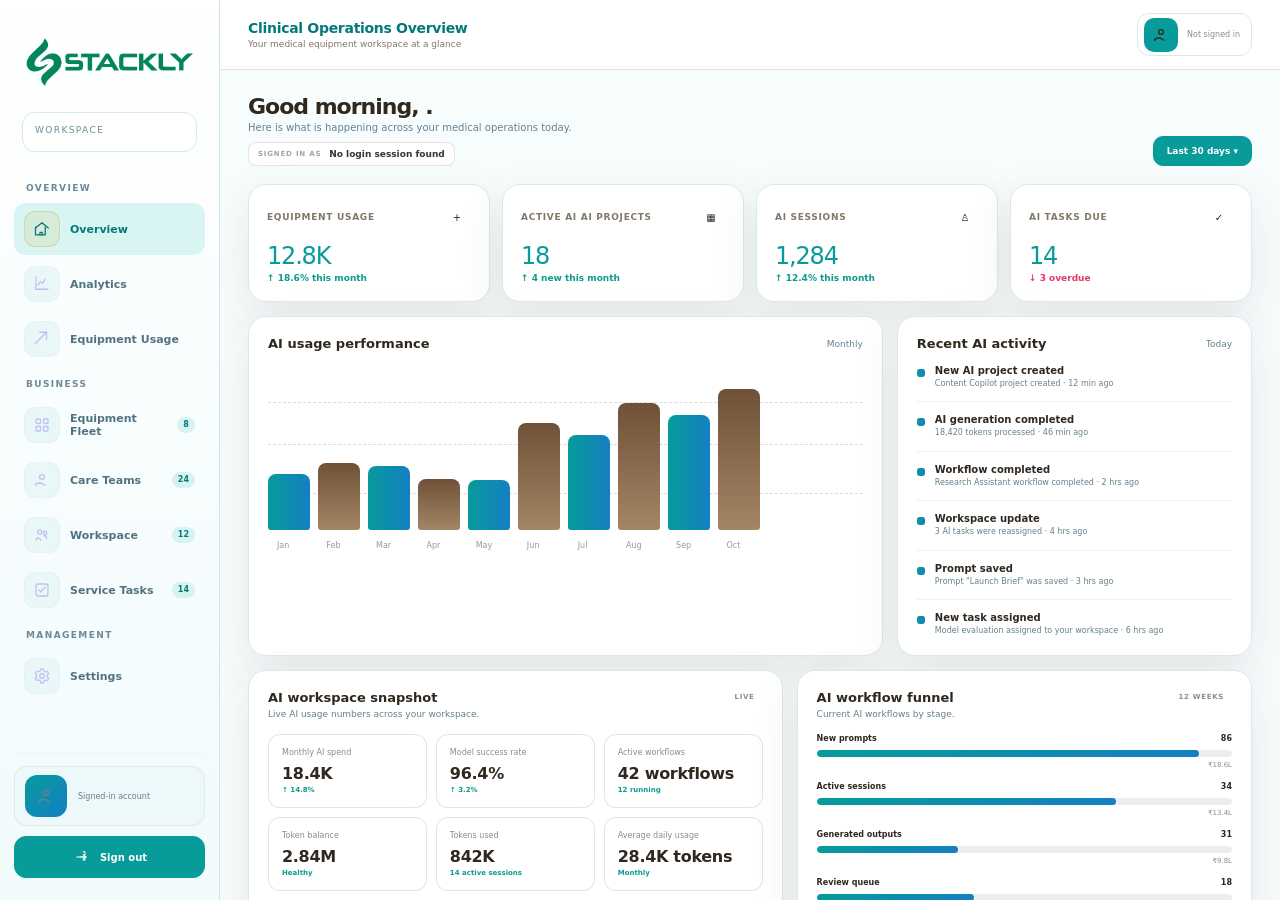
<file: seller-dashboard.html>
<!DOCTYPE html>
<html lang="en">
<head>
<meta charset="UTF-8">
<meta name="viewport" content="width=device-width,initial-scale=1.0">
<title>Stackly  Dashboard</title>
<meta name="description" content="Stackly AI user workspace dashboard for prompts, AI usage, projects and workflows.">

<style>
:root{
  --db-bg:#f4f3f8;
  --db-panel:#fff;
  --db-text:#14181d;
  --db-muted:#7b7e88;
  --db-line:#e7e8ed;
  --db-pink:#ff2f92;
  --db-pink-dark:#d81d77;
  --db-green:#20a66a;
  --db-orange:#e99a18;
  --db-red:#e43867;
  --db-blue:#3671e9;
  --db-sidebar:180px;
  --db-radius:18px;
  --db-shadow:0 12px 33px rgba(20,22,28,.06);
}
*{box-sizing:border-box;margin:0;padding:0}
html,body{height:100%}
body{
  font-family:Inter,ui-sans-serif,system-ui,-apple-system,BlinkMacSystemFont,"Segoe UI",sans-serif;
  background:var(--db-bg);
  color:var(--db-text);
  overflow:hidden;
}
button,input,select{font:inherit}
button{cursor:pointer}
a{text-decoration:none;color:inherit}

.stackly-ai-user-dashboard{
  height:100vh;
  display:flex;
  overflow:hidden;
}

/* SIDEBAR */
.dashboard-sidebar{
  width:var(--db-sidebar);
  flex:0 0 var(--db-sidebar);
  height:100vh;
  padding:22px 14px;
  background:#101114;
  color:#fff;
  display:flex;
  flex-direction:column;
  border-right:1px solid #24182a;
  z-index:30;
}
.dashboard-brand{
  display:flex;
  align-items:center;
  gap:10px;
  padding:3px 10px 24px;
}
.dashboard-brand-mark{
  width:36px;height:36px;
  display:grid;place-items:center;
  border-radius:11px;
  color:#111;
  background:#fff;
  font-weight:930;
}
.dashboard-brand strong{font-size:20px;letter-spacing:-.8px}
.dashboard-role{
  margin:0 8px 18px;
  padding:11px 12px;
  border:1px solid rgba(183,183,183,.09);
  border-radius:13px;
  background:rgba(183,183,183,.043);
}
.dashboard-role small{
  display:block;
  color:#777982;
  font-size:9px;
  text-transform:uppercase;
  letter-spacing:1.4px;
}
.dashboard-role b{
  display:block;
  margin-top:4px;
  font-size:11px;
}
.dashboard-nav{
  flex:1;
  min-height:0;
  overflow-y:auto;
  overflow-x:hidden;
  padding:2px 0 12px;
}
.dashboard-nav::-webkit-scrollbar{width:4px}
.dashboard-nav::-webkit-scrollbar-thumb{background:#33633b;border-radius:99px}
.nav-heading{
  padding:11px 12px 7px;
  color:#62646d;
  font-size:9px;
  font-weight:830;
  letter-spacing:1.4px;
  text-transform:uppercase;
}
.dashboard-nav button{
  width:100%;
  display:flex;
  align-items:center;
  gap:11px;
  padding:11px 12px;
  margin:2px 0;
  border:0;
  border-radius:11px;
  background:transparent;
  color:#9698a0;
  text-align:left;
  font-size:11px;
  font-weight:700;
  transition:.2s ease;
}
.dashboard-nav button:hover{background:rgba(183,183,183,.06);color:#fff}
.dashboard-nav button.active{
  color:#fff;
  background:linear-gradient(90deg,rgba(183,47,146,.18),rgba(183,47,146,.06));
  box-shadow:inset 3px 0 0 var(--db-pink);
}
.nav-icon{
  width:24px;height:24px;
  display:grid;place-items:center;
  border-radius:8px;
  background:rgba(183,183,183,.043);
  font-size:11px;
  flex:0 0 24px;
}
.nav-count{
  margin-left:auto;
  min-width:20px;
  padding:3px 3px;
  border-radius:99px;
  text-align:center;
  color:#ff72b8;
  background:rgba(183,47,146,.10);
  font-size:8px;
}
.sidebar-bottom{
  border-top:1px solid rgba(183,183,183,.08);
  padding-top:13px;
}
.profile-mini{
  display:flex;
  align-items:center;
  gap:9px;
  padding:9px;
  border-radius:12px;
  background:rgba(183,183,183,.04);
}
.profile-avatar{
  width:31px;height:31px;
  display:grid;place-items:center;
  border-radius:10px;
  color:#fff;
  background:linear-gradient(133deg,#ff2f92,#733eff);
  font-size:10px;
  font-weight:830;
}
.profile-mini div{min-width:0}
.profile-mini b{display:block;font-size:10px;white-space:nowrap;overflow:hidden;text-overflow:ellipsis}
.profile-mini span{display:block;margin-top:2px;color:#6e7078;font-size:8px}
.sidebar-signout{
  width:100%;
  margin-top:9px;
  min-height:38px;
  display:flex;
  align-items:center;
  justify-content:center;
  gap:8px;
  border:1px solid rgba(183,183,183,.08);
  border-radius:11px;
  background:rgba(183,183,183,.033);
  color:#9a9ca4;
  font-size:10px;
  font-weight:730;
  transition:.2s ease;
}
.sidebar-signout:hover{
  color:#fff;
  border-color:rgba(183,47,146,.33);
  background:rgba(183,47,146,.10);
}
.sidebar-signout span{font-size:14px}
.dashboard-overlay{
  display:none;
  position:fixed;
  inset:0;
  z-index:18;
  background:rgba(3,6,8,.32);
  backdrop-filter:blur(2px);
}


/* MAIN APP */
.dashboard-main{
  min-width:0;
  flex:1;
  height:100vh;
  display:flex;
  flex-direction:column;
  overflow:hidden;
}
.dashboard-header{
  height:70px;
  flex:0 0 70px;
  display:flex;
  align-items:center;
  justify-content:space-between;
  gap:20px;
  padding:0 28px;
  background:rgba(183,183,183,.9);
  border-bottom:1px solid var(--db-line);
  backdrop-filter:blur(16px);
  z-index:20;
}
.mobile-menu{
  display:none;
  width:36px;height:36px;
  border:1px solid var(--db-line);
  border-radius:10px;
  background:#fff;
}
.header-left{display:flex;align-items:center;gap:14px;min-width:0}
.header-title h1{font-size:14px;letter-spacing:-.3px}
.header-title p{margin-top:3px;color:var(--db-muted);font-size:9px}
.header-right{display:flex;align-items:center;gap:9px}
.header-icon{
  width:33px;height:33px;
  display:grid;place-items:center;
  border:1px solid var(--db-line);
  border-radius:10px;
  background:#fff;
  color:#666972;
  position:relative;
}
.notification-dot{
  position:absolute;
  width:6px;height:6px;
  top:7px;right:7px;
  border-radius:30%;
  background:var(--db-pink);
  box-shadow:0 0 0 2px #fff;
}
.header-user{
  display:flex;align-items:center;gap:8px;
  padding:3px 8px 3px 3px;
  border:1px solid var(--db-line);
  border-radius:11px;
  background:#fff;
}
.header-avatar{
  width:27px;height:27px;
  display:grid;place-items:center;
  border-radius:8px;
  background:#111;
  color:#fff;
  font-size:9px;
  font-weight:800;
}
.header-user b{font-size:9px}
.header-user span{display:block;color:#888b94;font-size:8px;margin-top:1px}

/* SCROLLABLE CONTENT */
.dashboard-scroll{
  flex:1;
  min-height:0;
  overflow-y:auto;
  overflow-x:hidden;
  padding:24px 28px 43px;
  scroll-behavior:smooth;
}
.dashboard-scroll::-webkit-scrollbar{width:8px}
.dashboard-scroll::-webkit-scrollbar-thumb{background:#cfd1d7;border-radius:99px}
.dashboard-section{
  display:none;
  animation:sectionIn .28s ease both;
}
.dashboard-section.active{display:block}
@keyframes sectionIn{
  from{opacity:0;transform:translateY(8px)}
  to{opacity:1;transform:none}
}
.section-heading{
  display:flex;
  justify-content:space-between;
  align-items:flex-end;
  gap:20px;
  margin-bottom:18px;
}
.section-heading h2{font-size:22px;letter-spacing:-1px}
.section-heading p{margin-top:3px;color:var(--db-muted);font-size:10px}
.heading-action{
  padding:9px 13px;
  border:1px solid var(--db-line);
  border-radius:10px;
  background:#fff;
  color:#333861;
  font-size:9px;
  font-weight:800;
}
.logged-in-id{
  display:inline-flex;
  align-items:center;
  gap:8px;
  margin-top:9px;
  padding:6px 9px;
  border:1px solid #ececf1;
  border-radius:8px;
  background:#fafafd;
  max-width:100%;
}
.logged-in-id span{
  color:#a0a2a9;
  font-size:7px;
  font-weight:830;
  letter-spacing:.8px;
}
.logged-in-id strong{
  color:#33333b;
  font-size:9px;
  font-weight:730;
  overflow:hidden;
  text-overflow:ellipsis;
  white-space:nowrap;
}


/* CARDS */
.card{
  background:var(--db-panel);
  border:1px solid var(--db-line);
  border-radius:var(--db-radius);
  box-shadow:var(--db-shadow);
}
.stats-grid{
  display:grid;
  grid-template-columns:repeat(4,1fr);
  gap:12px;
}
.stat-card{padding:18px}
.stat-top{display:flex;align-items:center;justify-content:space-between}
.stat-label{color:var(--db-muted);font-size:9px;font-weight:730;text-transform:uppercase;letter-spacing:.7px}
.stat-icon{
  width:28px;height:28px;
  display:grid;place-items:center;
  border-radius:9px;
  background:#f7f7f9;
  font-size:10px;
}
.stat-value{margin-top:11px;font-size:24px;letter-spacing:-1.2px}
.stat-change{margin-top:3px;font-size:9px;font-weight:730}
.up{color:var(--db-green)}
.down{color:var(--db-red)}

.dashboard-subgrid{
  display:grid;
  grid-template-columns:repeat(3,minmax(0,1fr));
  gap:10px;
  margin-bottom:14px;
}
.mini-panel{
  min-height:412px;
  padding:13px;
  display:flex;
  flex-direction:column;
  overflow:hidden;
}
.mini-panel h3{
  color:#7e8189;
  font-size:8px;
  text-transform:uppercase;
  letter-spacing:.73px;
}
.mini-panel strong{
  margin-top:10px;
  font-size:19px;
  letter-spacing:-.7px;
}
.mini-panel span{
  margin-top:3px;
  color:#92949c;
  font-size:8px;
  line-height:1.43;
}
.mini-panel b{
  margin-top:auto;
  padding-top:9px;
  color:#666971;
  font-size:8px;
}

.extra-dashboard-stack{
  display:grid;
  gap:14px;
  margin-top:14px;
}
.wide-data-card,.data-table-card,.timeline-card,.notice-list{
  padding:19px;
}
.wide-card-head{
  display:flex;
  align-items:flex-start;
  justify-content:space-between;
  gap:14px;
  margin-bottom:16px;
}
.wide-card-head h3{font-size:13px}
.wide-card-head p{margin-top:4px;color:var(--db-muted);font-size:9px;line-height:1.3}
.data-period{
  padding:3px 8px;
  border-radius:99px;
  background:#f6f6f8;
  color:#8b8d93;
  font-size:7px;
  font-weight:830;
  letter-spacing:.7px;
}
.metric-row{
  display:grid;
  grid-template-columns:130px 90px minmax(100px,1fr) 43px;
  align-items:center;
  gap:12px;
  min-height:48px;
  border-top:1px solid #f0f0f3;
}
.metric-row:first-of-type{border-top:0}
.metric-row span{font-size:9px;font-weight:700}
.metric-row b{font-size:9px}
.metric-row small{color:#83878f;font-size:8px;text-align:right}
.metric-bar{
  height:7px;
  border-radius:99px;
  background:#eeeef2;
  overflow:hidden;
}
.metric-bar em{
  display:block;
  height:100%;
  border-radius:99px;
  background:linear-gradient(90deg,#ff2f92,#ff83bd);
}
.timeline-item{
  display:grid;
  grid-template-columns:33px 1fr auto;
  gap:12px;
  align-items:center;
  min-height:48px;
  border-top:1px solid #f0f0f3;
}
.timeline-item:first-of-type{border-top:0}
.timeline-item b{font-size:9px;color:#ff2f92}
.timeline-item span{font-size:9px;font-weight:730}
.timeline-item small{color:#898b93;font-size:8px;text-align:right}
.notice{
  display:grid;
  grid-template-columns:180px 1fr auto;
  gap:12px;
  align-items:center;
  min-height:30px;
  padding:10px 0;
  border-top:1px solid #f0f0f3;
}
.notice:first-of-type{border-top:0}
.notice strong{font-size:9px}
.notice span{color:#83878f;font-size:8px;line-height:1.3}
.notice b{font-size:8px;color:#666971;white-space:nowrap}
.analytics-row{
  display:grid;
  grid-template-columns:143px 110px 130px minmax(120px,1fr);
  align-items:center;
  gap:12px;
  min-height:30px;
  border-top:1px solid #f0f0f3;
}
.analytics-row:first-of-type{border-top:0}
.analytics-row strong{font-size:9px}
.analytics-row span,.analytics-row b{font-size:8px;color:#777a82}
.analytics-row i{
  height:7px;
  border-radius:99px;
  overflow:hidden;
  background:#eeeef2;
}
.analytics-row i em{
  display:block;
  height:100%;
  border-radius:99px;
  background:linear-gradient(90deg,#111216,#ff2f92);
}
.mini-data-table{width:100%;overflow-x:auto}
.mini-row{
  display:grid;
  grid-template-columns:1.3fr 1fr 1fr 1fr;
  min-width:360px;
  min-height:36px;
  align-items:center;
  border-top:1px solid #f0f0f3;
}
.mini-row span{font-size:8px}
.mini-row.header span{
  color:#8b8d93;
  font-size:7px;
  font-weight:830;
  text-transform:uppercase;
  letter-spacing:.7px;
}
.behaviour-grid,.portfolio-grid{
  display:grid;
  grid-template-columns:repeat(3,1fr);
  gap:10px;
}
.behaviour-grid div,.portfolio-grid div{
  padding:13px 12px;
  border:1px solid #ececf0;
  border-radius:12px;
  background:#fafafd;
}
.behaviour-grid b,.portfolio-grid b{
  display:block;
  font-size:14px;
  letter-spacing:-.3px;
}
.behaviour-grid span,.portfolio-grid span{
  display:block;
  margin-top:4px;
  color:#888b93;
  font-size:8px;
}
.age-grid{
  display:grid;
  grid-template-columns:repeat(4,1fr);
  gap:12px;
}
.age-grid div{
  padding:13px;
  border:1px solid #ececf0;
  border-radius:12px;
  background:#fafafd;
}
.age-grid span,.age-grid b{display:block;font-size:9px}
.age-grid b{margin-top:8px;font-size:13px}
.age-grid i{
  display:block;
  height:6px;
  margin-top:10px;
  border-radius:99px;
  background:#eeeef2;
  overflow:hidden;
}
.age-grid i em{
  display:block;
  height:100%;
  background:#ff2f92;
  border-radius:99px;
}
.expense-row{
  display:grid;
  grid-template-columns:1fr 100px 30px;
  min-height:36px;
  align-items:center;
  border-top:1px solid #f0f0f3;
}
.expense-row span{font-size:9px}
.expense-row b{font-size:9px}
.expense-row small{font-size:8px;color:#888b93;text-align:right}

.dashboard-grid{
  display:grid;
  grid-template-columns:1.43fr .8fr;
  gap:14px;
  margin-top:14px;
}
.panel{padding:19px}
.panel-title{
  display:flex;
  justify-content:space-between;
  align-items:center;
  gap:12px;
  margin-bottom:14px;
}
.panel-title h3{font-size:13px}
.panel-title span{color:var(--db-muted);font-size:9px}

.chart{
  height:183px;
  position:relative;
  display:flex;
  align-items:flex-end;
  gap:8px;
  padding:10px 0 18px;
}
.chart-line{
  position:absolute;
  left:0;right:0;
  border-top:1px dashed #ececf0;
}
.chart-line.l1{top:20%}
.chart-line.l2{top:43%}
.chart-line.l3{top:70%}
.bar{
  flex:1;
  min-width:10px;
  max-width:42px;
  height:var(--h);
  border-radius:8px 8px 3px 3px;
  background:linear-gradient(180deg,#ff4da1,#ffb4d7);
  position:relative;
  z-index:1;
}
.bar:nth-child(odd){background:linear-gradient(180deg,#202412,#777981)}
.bar span{
  position:absolute;
  bottom:-20px;
  left:30%;
  transform:translateX(-30%);
  color:#9699a1;
  font-size:8px;
}
.activity-list{display:grid;gap:12px}
.activity{
  display:flex;gap:10px;align-items:flex-start;
  padding-bottom:12px;
  border-bottom:1px solid #f0f0f3;
}
.activity:last-child{border-bottom:0;padding-bottom:0}
.activity-dot{
  width:8px;height:8px;
  flex:0 0 8px;
  margin-top:4px;
  border-radius:30%;
  background:var(--db-pink);
}
.activity b{display:block;font-size:10px}
.activity span{display:block;margin-top:3px;color:var(--db-muted);font-size:8px;line-height:1.3}

/* TABLES */
.table-card{overflow:hidden}
.table-wrap{
  width:100%;
  overflow:auto;
}
.data-table{
  width:100%;
  min-width:630px;
  border-collapse:collapse;
}
.data-table th{
  padding:12px 16px;
  background:#fafafd;
  color:#83878f;
  text-align:left;
  font-size:8px;
  text-transform:uppercase;
  letter-spacing:.8px;
}
.data-table td{
  padding:14px 16px;
  border-top:1px solid #f0f0f3;
  font-size:9px;
}
.data-table td strong{font-size:9px}
.status{
  display:inline-flex;
  padding:3px 8px;
  border-radius:99px;
  font-size:8px;
  font-weight:800;
}
.status.active{color:#188634;background:#eaf8f1}
.status.pending{color:#ae7118;background:#fff3df}
.status.closed{color:#8b4a34;background:#fcecef}
.avatar{
  width:28px;height:28px;
  display:inline-grid;place-items:center;
  margin-right:7px;
  vertical-align:middle;
  border-radius:9px;
  background:#ececf1;
  font-size:8px;
  font-weight:800;
}

/* PROJECT CARDS */
.project-grid{
  display:grid;
  grid-template-columns:repeat(3,1fr);
  gap:12px;
}
.project-card{padding:18px}
.project-top{display:flex;justify-content:space-between;gap:10px}
.project-card h3{font-size:12px}
.project-card p{margin-top:6px;color:var(--db-muted);font-size:9px;line-height:1.3}
.project-progress{margin-top:14px}
.progress-meta{display:flex;justify-content:space-between;color:#878a92;font-size:8px}
.progress-track{height:6px;margin-top:6px;border-radius:99px;background:#eeeef2;overflow:hidden}
.progress-track i{display:block;height:100%;width:var(--progress);border-radius:99px;background:var(--db-pink)}
.project-footer{display:flex;justify-content:space-between;align-items:center;margin-top:13px}
.project-people{display:flex}
.project-people span{
  width:22px;height:22px;
  margin-right:-3px;
  display:grid;place-items:center;
  border:2px solid #fff;
  border-radius:30%;
  background:#dddde3;
  font-size:7px;
}

/* REVENUE / KPI */
.kpi-grid{display:grid;grid-template-columns:repeat(3,1fr);gap:12px}
.kpi-card{padding:18px}
.kpi-card h3{font-size:10px;color:var(--db-muted)}
.kpi-card strong{display:block;margin-top:9px;font-size:18px;letter-spacing:-1px}
.kpi-card small{display:block;margin-top:4px;color:#888b93;font-size:8px}
.goal{
  margin-top:14px;
  padding:18px;
  border-radius:16px;
  background:#111216;
  color:#fff;
}
.goal-head{display:flex;justify-content:space-between;font-size:9px}
.goal p{margin-top:3px;color:#8e9098;font-size:8px}
.goal-track{height:7px;margin-top:13px;background:#2c2d32;border-radius:99px;overflow:hidden}
.goal-track i{display:block;width:74%;height:100%;background:linear-gradient(90deg,#ff2f92,#ff7fbd);border-radius:99px}

/* SETTINGS */
.settings-grid{display:grid;grid-template-columns:1fr 1fr;gap:14px}
.settings-card{padding:20px}
.settings-card h3{font-size:12px}
.settings-card p{margin-top:3px;color:var(--db-muted);font-size:9px;line-height:1.3}
.settings-field{margin-top:13px}
.settings-field label{display:block;margin-bottom:6px;font-size:9px;font-weight:800}
.settings-field input,.settings-field select{
  width:100%;height:42px;
  border:1px solid var(--db-line);
  border-radius:10px;
  background:#fafafd;
  padding:0 11px;
  outline:none;
  font-size:10px;
}
.save-btn{
  margin-top:13px;
  padding:10px 14px;
  border:0;
  border-radius:10px;
  background:#111216;
  color:#fff;
  font-size:9px;
  font-weight:800;
}

/* MOBILE */
@media(max-width:1030px){
  :root{--db-sidebar:220px}
  .stats-grid{grid-template-columns:repeat(2,1fr)}
  .dashboard-grid{grid-template-columns:1fr}
  .project-grid{grid-template-columns:repeat(2,1fr)}
}
@media(max-width:760px){
  body{overflow:hidden}
  .dashboard-sidebar{
    position:fixed;
    left:0;top:0;bottom:0;
    width:min(290px,86vw);
    transform:translateX(-110%);
    transition:transform .28s cubic-bezier(.22,.61,.36,1);
    box-shadow:22px 0 60px rgba(0,0,0,.28);
    z-index:40;
  }
  .dashboard-sidebar.open{transform:translateX(0)}
  .dashboard-sidebar.open + .dashboard-overlay{display:block}
  .dashboard-overlay{
    z-index:33;
  }
  .dashboard-main{width:100%;min-width:0}
  .dashboard-header{
    height:62px;
    flex-basis:62px;
    padding:0 12px;
    position:relative;
    z-index:30;
  }
  .mobile-menu{
    display:grid;
    place-items:center;
    flex:0 0 36px;
    font-size:16px;
    color:#22242a;
  }
  .mobile-menu.is-open{background:#111216;color:#fff}
  .header-left{gap:9px}
  .header-title{min-width:0}
  .header-title h1{
    font-size:14px;
    white-space:nowrap;
    overflow:hidden;
    text-overflow:ellipsis;
  }
  .header-title p{display:none}
  .header-user{
    padding:4px;
    border:0;
    background:transparent;
  }
  .header-user div{display:none}
  .header-icon{display:none}
  .dashboard-scroll{padding:18px 13px 33px}
  .dashboard-subgrid{grid-template-columns:repeat(2,minmax(0,1fr));gap:9px}
  .mini-panel{min-height:118px}
  .stats-grid{grid-template-columns:1fr 1fr;gap:9px}
  .stat-card{padding:14px}
  .stat-value{font-size:20px}
  .project-grid{grid-template-columns:1fr}
  .kpi-grid{grid-template-columns:1fr}
  .settings-grid{grid-template-columns:1fr}
  .section-heading{gap:12px}
  .logged-in-id{max-width:calc(100vw - 30px)}
}
@media(max-width:360px){
  .dashboard-subgrid{grid-template-columns:1fr}
  .stats-grid{grid-template-columns:1fr}
  .section-heading{align-items:flex-start;flex-direction:column}
  .header-icon{display:none}
  .heading-action{width:100%;text-align:center}
  .section-heading h2{font-size:20px}
  .dashboard-scroll{padding-left:11px;padding-right:11px}
  .data-table{min-width:680px}
}

@media(max-width:760px){
  .metric-row{grid-template-columns:1fr 63px;gap:8px;padding:8px 0}
  .metric-row .metric-bar{grid-column:1 / -1}
  .metric-row small{display:none}
  .analytics-row{grid-template-columns:1fr 80px;gap:7px;padding:8px 0}
  .analytics-row i{grid-column:1 / -1}
  .analytics-row b{display:none}
  .notice{grid-template-columns:1fr auto;gap:7px}
  .notice span{grid-column:1 / -1}
  .notice b{grid-column:2;grid-row:1}
  .timeline-item{grid-template-columns:48px 1fr}
  .timeline-item small{grid-column:2;text-align:left}
  .behaviour-grid,.portfolio-grid{grid-template-columns:repeat(2,1fr)}
  .age-grid{grid-template-columns:1fr 1fr}
  .wide-data-card,.data-table-card,.timeline-card,.notice-list{padding:13px}
}
@media(max-width:360px){
  .behaviour-grid,.portfolio-grid,.age-grid{grid-template-columns:1fr}
}


/* ===== EXTENDED OVERVIEW DATA ===== */
.overview-data-grid{display:grid;grid-template-columns:1.08fr .92fr;gap:14px;margin-top:14px}
.overview-three-grid{display:grid;grid-template-columns:repeat(3,1fr);gap:14px;margin-top:14px}
.overview-data-card{padding:19px;min-width:0}
.overview-wide-card{margin-top:14px}
.overview-card-head{display:flex;justify-content:space-between;align-items:flex-start;gap:12px;margin-bottom:13px}
.overview-card-head h3{font-size:13px}
.overview-card-head p{margin-top:4px;color:var(--db-muted);font-size:9px;line-height:1.3}
.overview-card-head>span{padding:3px 8px;border-radius:99px;background:#f6f6f8;color:#8b8d93;font-size:7px;font-weight:830;letter-spacing:.7px;white-space:nowrap}
.overview-kpi-grid{display:grid;grid-template-columns:repeat(3,1fr);gap:9px}
.overview-kpi-grid>div{padding:13px;border:1px solid #ececf0;border-radius:12px;background:#fafafd}
.overview-kpi-grid small{display:block;color:#898b93;font-size:8px}
.overview-kpi-grid strong{display:block;margin-top:7px;font-size:16px;letter-spacing:-.3px}
.overview-kpi-grid em{display:block;margin-top:3px;color:var(--db-green);font-size:7px;font-style:normal;font-weight:800}
.funnel-list>div,.capacity-list>div,.target-list>div{margin-top:13px}
.funnel-list label,.capacity-list label,.target-list label{display:flex;justify-content:space-between;gap:10px;font-size:8px;font-weight:730}
.funnel-list label b,.capacity-list label b,.target-list label b{font-size:8px}
.funnel-list i,.capacity-list i,.target-list i,.resource-list i{display:block;height:7px;margin-top:7px;border-radius:99px;background:#eeeef2;overflow:hidden}
.funnel-list em,.capacity-list em,.target-list em,.resource-list em{display:block;height:100%;border-radius:99px;background:linear-gradient(90deg,#ff2f92,#ff83bd)}
.funnel-list small,.target-list small{display:block;margin-top:4px;color:#888b93;font-size:7px;text-align:right}
.finance-list>div{display:grid;grid-template-columns:1fr auto auto;align-items:center;gap:12px;min-height:39px;border-top:1px solid #f0f0f3}
.finance-list>div:first-child{border-top:0}
.finance-list span{font-size:8px;color:#777a82}
.finance-list strong{font-size:9px}
.finance-list b{font-size:7px;color:#777a82}
.finance-list .positive{color:var(--db-green)}
.finance-list .warning{color:var(--db-orange)}
.delivery-list>div{display:grid;grid-template-columns:1.13fr .8fr 33px;gap:10px;align-items:center;padding:9px 0;border-top:1px solid #f0f0f3}
.delivery-list>div:first-child{border-top:0}
.delivery-list span b{display:block;font-size:8px}
.delivery-list span small{display:block;margin-top:3px;color:#898b93;font-size:7px}
.delivery-list i{height:6px;border-radius:99px;background:#eeeef2;overflow:hidden}
.delivery-list i em{display:block;height:100%;border-radius:99px;background:linear-gradient(90deg,#111216,#ff2f92)}
.delivery-list strong{font-size:7px;color:#777a82;text-align:right}
.overview-schedule>div{display:grid;grid-template-columns:38px 1fr 38px;gap:14px;align-items:center;min-height:32px;border-top:1px solid #f0f0f3}
.overview-schedule>div:first-child{border-top:0}
.overview-schedule time{font-size:8px;font-weight:830;color:#ff2f92}
.overview-schedule b{display:block;font-size:9px}
.overview-schedule span{display:block;margin-top:3px;color:#888b93;font-size:8px}
.overview-schedule em{justify-self:end;padding:3px 7px;border-radius:99px;background:#f6f6f8;color:#777a82;font-size:7px;font-style:normal;font-weight:800}
.client-rank-list>div{display:grid;grid-template-columns:18px 1fr auto;gap:9px;align-items:center;padding:10px 0;border-top:1px solid #f0f0f3}
.client-rank-list>div:first-child{border-top:0}
.client-rank-list>b{font-size:7px;color:#a0a2a9}
.client-rank-list span{font-size:8px;font-weight:730}
.client-rank-list span small{display:block;margin-top:3px;color:#898b93;font-size:7px;font-weight:300}
.client-rank-list strong{font-size:8px}
.capacity-list label{font-size:8px}
.priority-list>div{display:grid;grid-template-columns:9px 1fr auto;gap:9px;align-items:center;padding:9px 0;border-top:1px solid #f0f0f3}
.priority-list>div:first-child{border-top:0}
.priority-list span{font-size:8px;font-weight:730}
.priority-list span small{display:block;margin-top:3px;color:#898b93;font-size:7px;font-weight:300}
.priority-list b{font-size:7px;color:#777a82}
.priority-dot{width:7px;height:7px;border-radius:30%;display:block}
.priority-dot.high{background:#e43867}.priority-dot.medium{background:#e99a18}.priority-dot.low{background:#3671e9}
.overview-activity-table{width:100%;overflow:auto}
.overview-table-row{display:grid;grid-template-columns:2fr .8fr .8fr .8fr .3fr;gap:12px;align-items:center;min-width:630px;min-height:49px;border-top:1px solid #f0f0f3}
.overview-table-row.head{min-height:30px;border-top:0}
.overview-table-row.head span{color:#8b8d93;font-size:7px;font-weight:830;text-transform:uppercase;letter-spacing:.6px}
.overview-table-row>span,.overview-table-row>strong,.overview-table-row>time{font-size:8px}
.overview-table-row>span b{display:block;font-size:8px}
.overview-table-row>span small{display:block;margin-top:3px;color:#898b93;font-size:7px}
.overview-table-row strong{color:var(--db-green);font-size:7px}
.overview-table-row strong.risk{color:var(--db-red)}
.overview-table-row time{color:#898b93}
.health-list>div{display:grid;grid-template-columns:1fr auto auto;gap:10px;align-items:center;min-height:39px;border-top:1px solid #f0f0f3}
.health-list>div:first-child{border-top:0}
.health-list span{font-size:8px;color:#777a82}.health-list strong{font-size:9px}.health-list em{font-size:7px;color:#888b93;font-style:normal}
.resource-list>div{display:grid;grid-template-columns:1fr 34px;gap:8px;align-items:center;margin-top:13px}
.resource-list span{font-size:8px}.resource-list strong{font-size:8px;text-align:right}
.resource-list i{grid-column:1/-1;margin-top:0}
.target-list small{font-size:7px}
@media(max-width:1030px){
 .overview-three-grid{grid-template-columns:1fr 1fr}
 .overview-three-grid>.overview-data-card:last-child{grid-column:1/-1}
}
@media(max-width:760px){
 .overview-data-grid{grid-template-columns:1fr}
 .overview-three-grid{grid-template-columns:1fr}
 .overview-three-grid>.overview-data-card:last-child{grid-column:auto}
 .overview-kpi-grid{grid-template-columns:repeat(2,1fr)}
 .overview-schedule>div{grid-template-columns:48px 1fr 33px;gap:9px}
}
@media(max-width:360px){
 .overview-kpi-grid{grid-template-columns:1fr}
 .overview-data-card{padding:13px}
 .overview-schedule>div{grid-template-columns:1fr auto;gap:6px;padding:9px 0}
 .overview-schedule time{grid-column:1/-1}
 .overview-schedule em{grid-column:2;grid-row:2}
 .delivery-list>div{grid-template-columns:1fr 32px}
 .delivery-list i{grid-column:1}
 .delivery-list strong{grid-column:2;grid-row:1/3}
}
</style>

<style id="stackly-light-brown-beige-palette">
:root{
  --theme-brown:#6f5138;
  --theme-brown-dark:#4d3828;
  --theme-brown-soft:#8b6b4d;
  --theme-beige:#f4ede3;
  --theme-beige-light:#fbf8f3;
  --theme-cream:#fffdf9;
  --theme-text:#30271f;
  --theme-muted:#82766a;
  --theme-line:rgba(111,81,56,.16);
  --theme-gold:#b8956a;
  --theme-shadow:0 18px 45px rgba(76,56,40,.10);
}
body{
  background:
    radial-gradient(circle at 10% 8%,rgba(184,149,106,.10),transparent 28%),
    radial-gradient(circle at 90% 18%,rgba(111,81,56,.07),transparent 30%),
    var(--theme-beige) !important;
  color:var(--theme-text) !important;
}
.dashboard-sidebar{
  background:linear-gradient(180deg,#4d3828,#35261c) !important;
  border-right:1px solid rgba(184,149,106,.35) !important;
}
.dashboard-role{
  background:rgba(255,253,249,.07) !important;
  border-color:rgba(184,149,106,.25) !important;
}
.dashboard-nav button,
.sidebar-nav button,
.sidebar-link{
  color:rgba(255,253,249,.76) !important;
}
.dashboard-nav button:hover,
.dashboard-nav button.active,
.sidebar-nav button:hover,
.sidebar-nav button.active,
.sidebar-link:hover,
.sidebar-link.active{
  background:linear-gradient(90deg,rgba(184,149,106,.22),rgba(111,81,56,.34)) !important;
  color:#fffdf9 !important;
}
.dashboard-nav button.active{
  box-shadow:inset 3px 0 0 var(--theme-gold) !important;
}
.nav-count{
  color:#d8b990 !important;
  background:rgba(184,149,106,.14) !important;
}
.dashboard-header,
.dashboard-topbar{
  background:rgba(255,253,249,.92) !important;
  border-bottom:1px solid var(--theme-line) !important;
}
.dashboard-header h1,
.dashboard-topbar h1,
.section-title,
.card-title{
  color:var(--theme-brown-dark) !important;
}
.dashboard-header p,
.section-subtitle,
.muted,
.card-subtitle{
  color:var(--theme-muted) !important;
}
.card,
.dashboard-card,
.data-card,
.wide-data-card,
.data-table-card,
.timeline-card,
.mini-panel,
.stat-card,
.metric-card,
.chart-card,
.table-card,
.settings-card,
.overview-card,
.panel,
.project-card,
.kpi-card{
  background:rgba(255,253,249,.96) !important;
  border-color:var(--theme-line) !important;
  box-shadow:var(--theme-shadow) !important;
}
.card:hover,
.dashboard-card:hover,
.data-card:hover,
.wide-data-card:hover,
.mini-panel:hover,
.stat-card:hover,
.metric-card:hover{
  border-color:rgba(184,149,106,.45) !important;
}
.stat-icon,
.data-period,
.heading-action,
.overview-card-head>span,
.logged-in-id,
.behaviour-grid div,
.portfolio-grid div,
.age-grid div,
.overview-kpi-grid>div{
  background:var(--theme-beige-light) !important;
  border-color:var(--theme-line) !important;
}
.stat-value,
.kpi-value,
.metric-value,
.card-value,
.big-number{
  color:var(--theme-brown) !important;
}
.stat-label,
.kpi-label,
.metric-label,
.card-label{
  color:var(--theme-muted) !important;
}
button,
.primary-btn,
.dashboard-btn,
.btn-primary,
.save-btn{
  background:linear-gradient(135deg,var(--theme-brown),var(--theme-brown-dark)) !important;
  color:#fffdf9 !important;
  border-color:var(--theme-brown) !important;
}
button:hover,
.primary-btn:hover,
.dashboard-btn:hover,
.btn-primary:hover,
.save-btn:hover{
  background:linear-gradient(135deg,var(--theme-brown-soft),var(--theme-brown)) !important;
  box-shadow:0 10px 24px rgba(111,81,56,.20) !important;
}
.secondary-btn,
.btn-secondary{
  background:var(--theme-cream) !important;
  color:var(--theme-brown) !important;
  border:1px solid rgba(184,149,106,.60) !important;
}
.secondary-btn:hover,
.btn-secondary:hover{
  background:var(--theme-beige) !important;
}
.status.active{
  color:#55714f !important;
  background:#edf3e9 !important;
}
.status.pending{
  color:#8a6436 !important;
  background:#f7eedf !important;
}
.status.closed{
  color:#7a5147 !important;
  background:#f4e7e2 !important;
}
.progress,
.metric-track,
.bar-track,
.progress-track,
.metric-bar{
  background:#e8ddce !important;
}
.progress > span,
.metric-bar > span,
.bar-fill,
.progress-track i{
  background:linear-gradient(90deg,var(--theme-brown),var(--theme-gold)) !important;
}
.chart-line{
  border-color:#e4d9ca !important;
}
.bar{
  background:linear-gradient(180deg,#b8956a,#d9c2a4) !important;
}
.bar:nth-child(odd){
  background:linear-gradient(180deg,#6f5138,#a48565) !important;
}
.activity-dot,
.timeline-dot{
  background:var(--theme-brown) !important;
}
.timeline-dot{
  border-color:var(--theme-gold) !important;
}
table thead,
.mini-data-table thead{
  background:var(--theme-beige) !important;
}
table th,
.mini-data-table th{
  color:var(--theme-brown-dark) !important;
}
table td,
.mini-data-table td{
  border-color:var(--theme-line) !important;
  color:var(--theme-text) !important;
}
input,
select,
textarea,
.form-control{
  background:#fffdf9 !important;
  color:var(--theme-text) !important;
  border-color:rgba(111,81,56,.20) !important;
}
input:focus,
select:focus,
textarea:focus,
.form-control:focus{
  border-color:var(--theme-gold) !important;
  box-shadow:0 0 0 3px rgba(184,149,106,.14) !important;
}
.avatar,
.user-avatar,
.profile-avatar,
.header-avatar{
  background:linear-gradient(135deg,var(--theme-brown),var(--theme-gold)) !important;
  color:#fffdf9 !important;
}
.sidebar-signout{
  background:rgba(255,253,249,.07) !important;
  color:#fffdf9 !important;
  border-color:rgba(184,149,106,.28) !important;
}
.sidebar-signout:hover{
  background:rgba(184,149,106,.16) !important;
  border-color:var(--theme-gold) !important;
}
.notice,
.attention-item{
  border-left-color:var(--theme-gold) !important;
  background:rgba(184,149,106,.07) !important;
}
.goal{
  background:linear-gradient(135deg,#4d3828,#6f5138) !important;
}
.goal-track{
  background:#38291f !important;
}
.goal-track i{
  background:linear-gradient(90deg,#b8956a,#dfc4a0) !important;
}
.dashboard-overlay{
  background:rgba(53,38,28,.62) !important;
}
@media(max-width:760px){
  .dashboard-header,
  .dashboard-topbar{
    background:rgba(255,253,249,.97) !important;
  }
}
</style>


<style id="stackly-about-logo-treatment">
  .dashboard-brand{
    display:flex;
    align-items:center;
    gap:10px;
    padding:3px 10px 24px;
  }
  .dashboard-brand-mark.stackly-dashboard-logo{
    width:36px !important;
    height:36px !important;
    flex:0 0 36px !important;
    display:block !important;
    object-fit:contain !important;
    object-position:center !important;
    border-radius:0 !important;
    background:transparent !important;
    color:inherit !important;
    filter:
      brightness(0)
      saturate(100%)
      invert(14%)
      sepia(78%)
      saturate(1844%)
      hue-rotate(340deg)
      brightness(83%)
      contrast(99%);
  }
  .dashboard-brand strong{
    color:#fff !important;
    font-family:Fraunces, Georgia, serif !important;
    font-weight:600 !important;
    letter-spacing:-.03em !important;
  }
  @media(max-width:760px){
    .dashboard-brand-mark.stackly-dashboard-logo{
      width:36px !important;
      height:36px !important;
      flex-basis:36px !important;
    }
  }
</style>


<style id="stackly-sidebar-alignment-fix">
/* Sidebar alignment only — preserve the existing logo asset/design */
.dashboard-sidebar{
  padding-left:14px !important;
  padding-right:14px !important;
}

.dashboard-brand{
  width:100% !important;
  min-height:38px !important;
  padding:3px 10px 20px !important;
  gap:12px !important;
  align-items:center !important;
}

.dashboard-brand-mark.stackly-dashboard-logo{
  width:48px !important;
  height:48px !important;
  flex:0 0 48px !important;
  margin:0 !important;
  object-fit:contain !important;
  object-position:center !important;
}

.dashboard-brand strong{
  line-height:1.1 !important;
  margin:0 !important;
}

.dashboard-role{
  width:calc(100% - 16px) !important;
  margin:0 8px 18px !important;
  padding:12px 12px !important;
}

.dashboard-nav{
  width:100% !important;
}

.dashboard-nav button{
  width:100% !important;
  min-height:44px !important;
  padding:10px 12px !important;
  margin:2px 0 !important;
  align-items:center !important;
}

.nav-icon{
  width:28px !important;
  height:28px !important;
  flex:0 0 28px !important;
  margin:0 !important;
}

.sidebar-bottom{
  width:100% !important;
  padding-top:13px !important;
}

.profile-mini{
  width:100% !important;
  min-height:30px !important;
  padding:9px !important;
  gap:10px !important;
  align-items:center !important;
}

.profile-avatar{
  width:36px !important;
  height:36px !important;
  flex:0 0 36px !important;
  margin:0 !important;
}

.profile-mini div{
  min-width:0 !important;
  flex:1 1 auto !important;
}

.sidebar-signout{
  width:100% !important;
  min-height:40px !important;
  margin-top:9px !important;
}

/* Keep mobile sidebar internally aligned too */
@media(max-width:760px){
  .dashboard-brand{
    padding-left:10px !important;
    padding-right:10px !important;
  }
  .dashboard-brand-mark.stackly-dashboard-logo{
    width:48px !important;
    height:48px !important;
    flex-basis:48px !important;
  }
}
</style>


<style id="stackly-logo-theme-size">
.dashboard-brand{
  align-items:center !important;
  gap:12px !important;
  min-height:64px !important;
}

.dashboard-brand-link{
  width:38px !important;
  height:38px !important;
  flex:0 0 38px !important;
  display:flex !important;
  align-items:center !important;
  justify-content:center !important;
  border-radius:14px !important;
  background:rgba(183,180,240,.08) !important;
  border:1px solid rgba(201,162,39,.28) !important;
  box-shadow:0 8px 22px rgba(0,0,0,.16) !important;
}

.dashboard-brand-mark.stackly-dashboard-logo{
  width:32px !important;
  height:32px !important;
  flex:0 0 32px !important;
  margin:0 !important;
  object-fit:contain !important;
  object-position:center !important;
}

.dashboard-brand-link:hover{
  border-color:var(--gold) !important;
  background:rgba(201,162,39,.12) !important;
  transform:translateY(-1px);
}

@media(max-width:760px){
  .dashboard-brand-link{
    width:36px !important;
    height:36px !important;
    flex-basis:36px !important;
  }
  .dashboard-brand-mark.stackly-dashboard-logo{
    width:30px !important;
    height:30px !important;
    flex-basis:30px !important;
  }
}
</style>


<script id="stackly-404-routing">
document.addEventListener('click', function(event) {
  const target = event.target.closest('[data-404-link="true"]');
  if (!target) return;
  event.preventDefault();
  event.stopPropagation();
  window.location.href = '404.html';
});

document.addEventListener('DOMContentLoaded', function() {
  const logo = document.querySelector('.dashboard-brand-link');
  if (logo) {
    logo.addEventListener('click', function(event) {
      event.preventDefault();

      const overviewButton = document.querySelector(
        '.dashboard-nav button[data-section="overview"]'
      );

      if (overviewButton) {
        overviewButton.click();
      } else {
        window.location.hash = 'overview';
      }

      const scrollArea = document.getElementById('dashboardScroll');
      if (scrollArea) scrollArea.scrollTo({ top: 0, behavior: 'smooth' });
    });
  }
});
</script>


<style id="stackly-header-sidebar-polish">
/* Clean Stackly branding */
.dashboard-brand{
  padding:6px 10px 22px !important;
  gap:12px !important;
  align-items:center !important;
}

.dashboard-brand-link{
  width:64px !important;
  height:32px !important;
  flex:0 0 64px !important;
  display:flex !important;
  align-items:center !important;
  justify-content:flex-start !important;
  border:0 !important;
  border-radius:0 !important;
  background:transparent !important;
  box-shadow:none !important;
  transform:none !important;
}

.dashboard-brand-link:hover{
  background:transparent !important;
  border:0 !important;
  box-shadow:none !important;
  transform:none !important;
}

.dashboard-brand-mark.stackly-dashboard-logo{
  width:60px !important;
  height:48px !important;
  flex:0 0 60px !important;
  object-fit:contain !important;
  object-position:left center !important;
  margin:0 !important;
  filter:
    brightness(0)
    saturate(100%)
    invert(14%)
    sepia(78%)
    saturate(1844%)
    hue-rotate(340deg)
    brightness(83%)
    contrast(99%) !important;
}

.dashboard-brand strong{
  color:var(--ivory) !important;
  font-size:20px !important;
  line-height:1.1 !important;
}

/* Human/user icon in sidebar */
.profile-avatar{
  width:38px !important;
  height:38px !important;
  flex:0 0 38px !important;
  display:grid !important;
  place-items:center !important;
  border-radius:11px !important;
  font-size:20px !important;
  line-height:1 !important;
  background:linear-gradient(133deg,var(--cherry),var(--gold)) !important;
  color:var(--ivory) !important;
}

/* Human/user icon in header */
.header-avatar{
  width:32px !important;
  height:32px !important;
  flex:0 0 32px !important;
  display:grid !important;
  place-items:center !important;
  border-radius:9px !important;
  font-size:14px !important;
  line-height:1 !important;
  background:linear-gradient(133deg,var(--cherry),var(--gold)) !important;
  color:var(--ivory) !important;
}

/* Header account area stays clean after removing unwanted action buttons */
.header-right{
  gap:0 !important;
}

.header-user{
  padding:3px 10px 3px 3px !important;
  gap:9px !important;
  border-color:rgba(136,21,33,.14) !important;
  background:rgba(183,180,240,.92) !important;
}

@media(max-width:760px){
  .dashboard-brand{
    padding:3px 10px 20px !important;
  }
  .dashboard-brand-link{
    width:38px !important;
    height:48px !important;
    flex-basis:38px !important;
  }
  .dashboard-brand-mark.stackly-dashboard-logo{
    width:34px !important;
    height:44px !important;
    flex-basis:34px !important;
  }
  .header-right{
    gap:0 !important;
  }
}
</style>


<style id="stackly-supplier-visual-polish">
/* =========================================================
   SUPPLIER DASHBOARD — SIDEBAR / PROFILE POLISH ONLY
   Existing structure, colors, content and behavior preserved.
   ========================================================= */

/* Larger, cleaner Stackly wordmark */
.dashboard-brand{
  width:100% !important;
  min-height:78px !important;
  padding:8px 10px 20px !important;
  gap:0 !important;
  align-items:center !important;
}
.dashboard-brand-link{
  width:100% !important;
  height:62px !important;
  flex:1 1 auto !important;
  display:flex !important;
  align-items:center !important;
  justify-content:flex-start !important;
  overflow:hidden !important;
}
.dashboard-brand-mark.stackly-dashboard-logo{
  width:130px !important;
  height:38px !important;
  max-width:100% !important;
  flex:0 1 auto !important;
  object-fit:contain !important;
  object-position:left center !important;
  margin:0 !important;
}

/* Consistent modern outline icon system */
.dashboard-nav button{
  min-height:46px !important;
  padding:8px 10px !important;
  margin:3px 0 !important;
  gap:10px !important;
  border-radius:12px !important;
}
.nav-icon{
  width:36px !important;
  height:36px !important;
  flex:0 0 36px !important;
  display:grid !important;
  place-items:center !important;
  border:1px solid rgba(183,180,240,.08) !important;
  border-radius:11px !important;
  background:rgba(183,180,240,.033) !important;
  color:rgba(183,180,240,.82) !important;
  font-size:0 !important;
}
.nav-icon svg{
  width:18px !important;
  height:18px !important;
  display:block !important;
  fill:none !important;
  stroke:currentColor !important;
  stroke-width:1.7 !important;
  stroke-linecap:round !important;
  stroke-linejoin:round !important;
}
.dashboard-nav button:hover .nav-icon,
.dashboard-nav button.active .nav-icon{
  color:var(--ivory) !important;
  border-color:rgba(201,162,39,.28) !important;
  background:rgba(201,162,39,.12) !important;
}
.nav-count{
  margin-left:auto !important;
  min-width:18px !important;
  padding:4px 6px !important;
  line-height:1 !important;
  flex:0 0 auto !important;
}

/* Bottom supplier profile */
.sidebar-bottom{
  padding-top:13px !important;
}
.profile-mini{
  min-height:38px !important;
  padding:8px 10px !important;
  gap:11px !important;
  border:1px solid rgba(201,162,39,.16) !important;
  border-radius:13px !important;
  background:rgba(183,180,240,.06) !important;
}
.profile-avatar{
  width:42px !important;
  height:42px !important;
  flex:0 0 42px !important;
  border-radius:12px !important;
  display:grid !important;
  place-items:center !important;
  font-size:0 !important;
}
.profile-avatar svg{
  width:20px !important;
  height:20px !important;
  display:block !important;
  fill:none !important;
  stroke:currentColor !important;
  stroke-width:1.8 !important;
  stroke-linecap:round !important;
  stroke-linejoin:round !important;
}
.profile-mini b{
  font-size:10px !important;
  line-height:1.2 !important;
}
.profile-mini span{
  font-size:8px !important;
  line-height:1.18 !important;
}

/* Sign out */
.sidebar-signout{
  min-height:42px !important;
  margin-top:10px !important;
  gap:8px !important;
  border-radius:12px !important;
  justify-content:center !important;
}
.sidebar-signout .signout-icon{
  width:20px !important;
  height:20px !important;
  display:grid !important;
  place-items:center !important;
  font-size:0 !important;
}
.sidebar-signout .signout-icon svg{
  width:14px !important;
  height:14px !important;
  display:block !important;
  fill:none !important;
  stroke:currentColor !important;
  stroke-width:1.8 !important;
  stroke-linecap:round !important;
  stroke-linejoin:round !important;
}

/* Header supplier profile */
.header-user{
  min-height:42px !important;
  padding:3px 11px 3px 6px !important;
  gap:9px !important;
  border-radius:12px !important;
}
.header-avatar{
  width:34px !important;
  height:34px !important;
  flex:0 0 34px !important;
  border-radius:10px !important;
  font-size:0 !important;
}
.header-avatar svg{
  width:18px !important;
  height:18px !important;
  display:block !important;
  fill:none !important;
  stroke:currentColor !important;
  stroke-width:1.8 !important;
  stroke-linecap:round !important;
  stroke-linejoin:round !important;
}
.header-user b{font-size:9px !important;line-height:1.2 !important}
.header-user span{font-size:8px !important;line-height:1.2 !important}

/* Only explicitly marked unavailable elements go to the existing 404 page. */
[data-404-link="true"]{cursor:pointer !important}

/* Responsive: preserve the mobile sidebar behavior and keep the logo visible. */
@media(max-width:760px){
  .dashboard-brand{
    min-height:76px !important;
    padding:7px 10px 18px !important;
  }
  .dashboard-brand-link{
    height:38px !important;
  }
  .dashboard-brand-mark.stackly-dashboard-logo{
    width:143px !important;
    height:34px !important;
  }
  .dashboard-nav button{
    min-height:46px !important;
  }
  .nav-icon{
    width:36px !important;
    height:36px !important;
    flex-basis:36px !important;
  }
  .profile-mini{
    min-height:36px !important;
  }
  .profile-avatar{
    width:42px !important;
    height:42px !important;
    flex-basis:42px !important;
  }
  .header-avatar{
    width:34px !important;
    height:34px !important;
    flex-basis:34px !important;
  }
}
</style>
<!-- STACKLY DASHBOARD DATA + CTA VISIBILITY FIX -->
<style id="stackly-global-visibility-fix">

  /* =========================================
     FIX: DASHBOARD DATA CARDS
     Removes the excessive empty card height
     ========================================= */

  .dashboard-subgrid .mini-panel{
    min-height:180px !important;
    height:auto !important;
  }

  /* Keep the bottom metric/data visible */
  .dashboard-subgrid .mini-panel b{
    margin-top:20px !important;
  }


  /* =========================================
     FIX: CTA BUTTONS
     Makes CTA text visible on light theme
     ========================================= */

  .section-heading .heading-action{
    background:#fffdf9 !important;
    color:#4d3828 !important;
    border:1px solid rgba(111,81,56,.24) !important;
    box-shadow:0 4px 14px rgba(76,56,40,.06) !important;

    opacity:1 !important;
    visibility:visible !important;
  }

  .section-heading .heading-action:hover{
    background:#f4ede3 !important;
    color:#4d3828 !important;
  }


  /* =========================================
     FIX: CTA BUTTON TEXT
     ========================================= */

  .heading-action,
  .heading-action *{
    color:#4d3828 !important;
    opacity:1 !important;
    visibility:visible !important;
  }


  /* =========================================
     FIX: CARD DATA VISIBILITY
     ========================================= */

  .mini-panel h3,
  .mini-panel strong,
  .mini-panel span,
  .mini-panel b{
    opacity:1 !important;
    visibility:visible !important;
  }

  .mini-panel h3{
    color:#7e8189 !important;
  }

  .mini-panel strong{
    color:#302a25 !important;
  }

  .mini-panel span{
    color:#92949c !important;
  }

  .mini-panel b{
    color:#666971 !important;
  }


  /* =========================================
     FIX: KPI / STAT DATA
     ========================================= */

  .kpi-card h3,
  .kpi-card strong,
  .kpi-card small,
  .stat-card .stat-label,
  .stat-card .stat-value,
  .stat-card .stat-change{
    opacity:1 !important;
    visibility:visible !important;
  }


  /* =========================================
     FIX: TABLE DATA
     ========================================= */

  .data-table,
  .data-table th,
  .data-table td,
  .mini-data-table,
  .mini-data-table span{
    opacity:1 !important;
    visibility:visible !important;
  }


  /* =========================================
     RESPONSIVE
     ========================================= */

  @media (max-width:760px){

    .dashboard-subgrid .mini-panel{
      min-height:160px !important;
    }

    .section-heading .heading-action{
      opacity:1 !important;
      visibility:visible !important;
    }

  }

  @media (max-width:360px){

    .dashboard-subgrid .mini-panel{
      min-height:150px !important;
    }

    .section-heading .heading-action{
      width:100%;
      text-align:center;
    }

  }

</style>
</head>

<body>
<div class="stackly-ai-user-dashboard">

<aside class="dashboard-sidebar" id="dashboardSidebar">
  <div class="dashboard-brand">
    <a href="#overview" class="dashboard-brand-link" aria-label="Stackly Medical Dashboard Overview"><img class="dashboard-brand-mark stackly-dashboard-logo" src="img/logo.webp" alt="Stackly Medical"></a>
  </div>

  <div class="dashboard-role">
    <small>Workspace</small>
    <b></b>
  </div>

  <nav class="dashboard-nav" id="dashboardNav">
    <div class="nav-heading">Overview</div>
    <button class="active" data-section="overview"><span class="nav-icon"><svg viewBox="0 0 24 24" aria-hidden="true"><path d="M3.3 10.8 12 3.7l8.3 7.1"/><path d="M3.3 9.6v10.2h13V9.6"/><path d="M9.3 19.8v-3.3h3v3.3"/></svg></span>Overview</button>
    <button data-section="analytics"><span class="nav-icon"><svg viewBox="0 0 24 24" aria-hidden="true"><path d="M4 19V3"/><path d="M4 19h16"/><path d="m7 13 3-4 3 2 3-6"/></svg></span>Analytics</button>
    <button data-section="revenue"><span class="nav-icon"><svg viewBox="0 0 24 24" aria-hidden="true"><path d="M3 18 18 3"/><path d="M9 3h9v9"/></svg></span>Equipment Usage</button>

    <div class="nav-heading">Business</div>
    <button data-section="projects"><span class="nav-icon"><svg viewBox="0 0 24 24" aria-hidden="true"><rect x="4" y="4" width="6" height="6" rx="1"/><rect x="14" y="4" width="6" height="6" rx="1"/><rect x="4" y="14" width="6" height="6" rx="1"/><rect x="14" y="14" width="6" height="6" rx="1"/></svg></span>Equipment Fleet<span class="nav-count">8</span></button>
    <button data-section="clients"><span class="nav-icon"><svg viewBox="0 0 24 24" aria-hidden="true"><circle cx="12" cy="8" r="3.2"/><path d="M3.3 19c.8-3.2 3.1-3 6.3-3s3.7 1.8 6.3 3"/></svg></span>Care Teams<span class="nav-count">24</span></button>
    <button data-section="team"><span class="nav-icon"><svg viewBox="0 0 24 24" aria-hidden="true"><circle cx="9" cy="8" r="2.8"/><circle cx="16.3" cy="9" r="2.2"/><path d="M3.8 19c.7-3.3 2.6-3 3.2-3s4.3 1.7 3.2 3"/><path d="M14.3 13c2.8.1 4.7 1.4 3.2 4"/></svg></span>Workspace<span class="nav-count">12</span></button>
    <button data-section="tasks"><span class="nav-icon"><svg viewBox="0 0 24 24" aria-hidden="true"><rect x="4" y="4" width="16" height="16" rx="3"/><path d="m8 12 2.3 2.3L16.3 8.3"/></svg></span>Service Tasks<span class="nav-count">14</span></button>

    <div class="nav-heading">Management</div>
    <button data-section="settings"><span class="nav-icon"><svg viewBox="0 0 24 24" aria-hidden="true"><circle cx="12" cy="12" r="3"/><path d="M19 13.3a7.7 7.7 0 0 0 0-3l2-1.2-2-3.4-2.2.9a7.7 7.7 0 0 0-2.6-1.3L14 3h-4l-.3 2.3a7.7 7.7 0 0 0-2.6 1.3l-2.2-.9-2 3.4 2 1.2a7.7 7.7 0 0 0 0 3l-2 1.2 2 3.4 2.2-.9a7.7 7.7 0 0 0 2.6 1.3L10 21h4l.3-2.3a7.7 7.7 0 0 0 2.6-1.3l2.2.9 2-3.4z"/></svg></span>Settings</button>
  </nav>

  <div class="sidebar-bottom">
    <div class="profile-mini">
      <span class="profile-avatar" id="sidebarAvatar" aria-hidden="true"><svg viewBox="0 0 24 24" aria-hidden="true"><circle cx="12" cy="8" r="3.2"/><path d="M3.3 19c.8-3.2 3.1-3 6.3-3s3.7 1.8 6.3 3"/></svg></span>
      <div>
        <b id="sidebarName"><!-- login email --></b>
        <span id="sidebarCode workflows">Signed-in account</span>
      </div>
    </div>
    <button class="sidebar-signout" id="signOutButton" type="button">
      <span class="signout-icon" aria-hidden="true"><svg viewBox="0 0 24 24"><path d="M14 3h3v14h-3"/><path d="M10 12h9"/><path d="m14 8 4 4-4 4"/><path d="M19 12H3"/></svg></span> Sign out
    </button>
  </div>
</aside>

<div class="dashboard-overlay" id="dashboardOverlay"></div>

<main class="dashboard-main">

<header class="dashboard-header">
  <div class="header-left">
    <button class="mobile-menu" id="mobileMenu" aria-label="Open menu">☰</button>
    <div class="header-title">
      <h1 id="headerTitle">Clinical Operations Overview</h1>
      <p id="headerSubtitle">Your medical equipment workspace at a glance</p>
    </div>
  </div>

  <div class="header-right">
    <div class="header-user">
      <span class="header-avatar" id="headerAvatar" aria-hidden="true"><svg viewBox="0 0 24 24" aria-hidden="true"><circle cx="12" cy="8" r="3.2"/><path d="M3.3 19c.8-3.2 3.1-3 6.3-3s3.7 1.8 6.3 3"/></svg></span>
      <div>
        <b id="headerName"><!-- login email --></b>
        <span id="headerCode workflows"></span>
      </div>
    </div>
  </div>
</header>

<div class="dashboard-scroll" id="dashboardScroll">

<!-- OVERVIEW -->
<section class="dashboard-section active" data-page="overview">
  <div class="section-heading">
    <div>
      <h2>Good morning, <span id="welcomeName"></span>.</h2>
      <p>Here is what is happening across your medical operations today.</p>
      <div class="logged-in-id"><span>SIGNED IN AS</span><strong id="overviewCode workflows">Signed-in account</strong></div>
    </div>
    <button class="heading-action">Last 30 days ▾</button>
  </div>

  <div class="stats-grid">
    <div class="card stat-card">
      <div class="stat-top"><span class="stat-label">Equipment Usage</span><span class="stat-icon">+</span></div>
      <div class="stat-value">12.8K</div>
      <div class="stat-change up">↑ 18.6% this month</div>
    </div>
    <div class="card stat-card">
      <div class="stat-top"><span class="stat-label">Active AI AI Projects</span><span class="stat-icon">▦</span></div>
      <div class="stat-value">18</div>
      <div class="stat-change up">↑ 4 new this month</div>
    </div>
    <div class="card stat-card">
      <div class="stat-top"><span class="stat-label">AI Sessions</span><span class="stat-icon">♙</span></div>
      <div class="stat-value">1,284</div>
      <div class="stat-change up">↑ 12.4% this month</div>
    </div>
    <div class="card stat-card">
      <div class="stat-top"><span class="stat-label">AI Tasks Due</span><span class="stat-icon">✓</span></div>
      <div class="stat-value">14</div>
      <div class="stat-change down">↓ 3 overdue</div>
    </div>
  </div>

  <div class="dashboard-grid">
    <div class="card panel">
      <div class="panel-title"><h3>AI usage performance</h3><span>Monthly</span></div>
      <div class="chart">
        <i class="chart-line l1"></i><i class="chart-line l2"></i><i class="chart-line l3"></i>
        <div class="bar" style="--h:36%"><span>Jan</span></div>
        <div class="bar" style="--h:43%"><span>Feb</span></div>
        <div class="bar" style="--h:41%"><span>Mar</span></div>
        <div class="bar" style="--h:33%"><span>Apr</span></div>
        <div class="bar" style="--h:32%"><span>May</span></div>
        <div class="bar" style="--h:69%"><span>Jun</span></div>
        <div class="bar" style="--h:61%"><span>Jul</span></div>
        <div class="bar" style="--h:82%"><span>Aug</span></div>
        <div class="bar" style="--h:74%"><span>Sep</span></div>
        <div class="bar" style="--h:91%"><span>Oct</span></div>
      </div>
    </div>

    <div class="card panel">
      <div class="panel-title"><h3>Recent AI activity</h3><span>Today</span></div>
      <div class="activity-list">
        <div class="activity"><i class="activity-dot"></i><div><b>New AI project created</b><span>Content Copilot project created · 12 min ago</span></div></div>
        <div class="activity"><i class="activity-dot"></i><div><b>AI generation completed</b><span>18,420 tokens processed · 46 min ago</span></div></div>
        <div class="activity"><i class="activity-dot"></i><div><b>Workflow completed</b><span>Research Assistant workflow completed · 2 hrs ago</span></div></div>
        <div class="activity"><i class="activity-dot"></i><div><b>Workspace update</b><span>3 AI tasks were reassigned · 4 hrs ago</span></div></div>
        <div class="activity"><i class="activity-dot"></i><div><b>Prompt saved</b><span>Prompt "Launch Brief" was saved · 3 hrs ago</span></div></div>
        <div class="activity"><i class="activity-dot"></i><div><b>New task assigned</b><span>Model evaluation assigned to your workspace · 6 hrs ago</span></div></div>
      </div>
    </div>
  </div>

  <div class="overview-data-grid">
    <div class="card overview-data-card">
      <div class="overview-card-head"><div><h3>AI workspace snapshot</h3><p>Live AI usage numbers across your workspace.</p></div><span>LIVE</span></div>
      <div class="overview-kpi-grid">
        <div><small>Monthly AI spend</small><strong>18.4K</strong><em>↑ 14.8%</em></div>
        <div><small>Model success rate</small><strong>96.4%</strong><em>↑ 3.2%</em></div>
        <div><small>Active workflows</small><strong>42 workflows</strong><em>12 running</em></div>
        <div><small>Token balance</small><strong>2.84M</strong><em>Healthy</em></div>
        <div><small>Tokens used</small><strong>842K</strong><em>14 active sessions</em></div>
        <div><small>Average daily usage</small><strong>28.4K tokens</strong><em>Monthly</em></div>
      </div>
    </div>

    <div class="card overview-data-card">
      <div class="overview-card-head"><div><h3>AI workflow funnel</h3><p>Current AI workflows by stage.</p></div><span>12 WEEKS</span></div>
      <div class="funnel-list">
        <div><label>New prompts <b>86</b></label><i><em style="width:92%"></em></i><small>₹18.6L</small></div>
        <div><label>Active sessions <b>34</b></label><i><em style="width:72%"></em></i><small>₹13.4L</small></div>
        <div><label>Generated outputs <b>31</b></label><i><em style="width:34%"></em></i><small>₹9.8L</small></div>
        <div><label>Review queue <b>18</b></label><i><em style="width:38%"></em></i><small>₹6.2L</small></div>
        <div><label>Completed workflows <b>9</b></label><i><em style="width:24%"></em></i><small>₹3.7L</small></div>
      </div>
    </div>
  </div>

  <div class="overview-data-grid">
    <div class="card overview-data-card">
      <div class="overview-card-head"><div><h3>AI account health</h3><p>Key AI account indicators and usage.</p></div><span>OCTOBER</span></div>
      <div class="finance-list">
        <div><span>Requests completed</span><strong>21,128</strong><b class="positive">92%</b></div>
        <div><span>Review generations</span><strong>842K</strong><b class="warning">14</b></div>
        <div><span>AI credits used</span><strong>68%</strong><b>−4.6%</b></div>
        <div><span>Productivity gain</span><strong>31.2%</strong><b class="positive">+21.3%</b></div>
        <div><span>AI Projected monthly usage</span><strong>32.4K requests</strong><b class="positive">+16.7%</b></div>
        <div><span>Review reviews</span><strong>6</strong><b class="warning">6</b></div>
      </div>
    </div>

    <div class="card overview-data-card">
      <div class="overview-card-head"><div><h3>AI workflow performance</h3><p>Status across active AI workflows.</p></div><span>18 ACTIVE</span></div>
      <div class="delivery-list">
        <div><span><b>Research Copilot</b><small>12 tasks · 86% complete</small></span><i><em style="width:86%"></em></i><strong>Running</strong></div>
        <div><span><b>Content Studio</b><small>9 tasks · 72% complete</small></span><i><em style="width:72%"></em></i><strong>Running</strong></div>
        <div><span><b>Data Analyst</b><small>14 tasks · 61% complete</small></span><i><em style="width:61%"></em></i><strong>Review</strong></div>
        <div><span><b>Code Assistant</b><small>7 tasks · 36% complete</small></span><i><em style="width:36%"></em></i><strong>Needs attention</strong></div>
        <div><span><b>Knowledge Base Copilot</b><small>11 tasks · 34% complete</small></span><i><em style="width:34%"></em></i><strong>Planning</strong></div>
      </div>
    </div>
  </div>

  <div class="card overview-data-card overview-wide-card">
    <div class="overview-card-head"><div><h3>Today's AI workspace schedule</h3><p>Prompts, reviews and AI tasks planned for today.</p></div><span>3 EVENTS</span></div>
    <div class="overview-schedule">
      <div><time>09:00</time><div><b>AI workspace review</b><span>Review usage, projects and model activity · 8 attendees</span></div><em>Done</em></div>
      <div><time>10:30</time><div><b>Content planning session</b><span>Plan this week's content generation workflow</span></div><em>Done</em></div>
      <div><time>13:00</time><div><b>Usage review</b><span>Review token usage, limits and monthly forecast</span></div><em>Upcoming</em></div>
      <div><time>13:30</time><div><b>Prompt library review</b><span>Review reusable prompts and workflow priorities</span></div><em>Upcoming</em></div>
      <div><time>14:00</time><div><b>Model evaluation review</b><span>Compare output quality across active workflows</span></div><em>Upcoming</em></div>
    </div>
  </div>

  <div class="overview-three-grid">
    <div class="card overview-data-card">
      <div class="overview-card-head"><div><h3>Top AI workflows</h3><p>Workflows by current usage.</p></div><span>TOP 3</span></div>
      <div class="client-rank-list">
        <div><b>01</b><span>Data Analyst<small>Enterprise · 8 workflows</small></span><strong>8.4K</strong></div>
        <div><b>02</b><span>Content Studio<small>Growth · 3 workflows</small></span><strong>₹6.8L</strong></div>
        <div><b>03</b><span>Code Assistant<small>Enterprise · 4 workflows</small></span><strong>3.9K</strong></div>
        <div><b>04</b><span>Research Copilot<small>Growth · 3 workflows</small></span><strong>4.7K</strong></div>
        <div><b>03</b><span>Knowledge Base Copilot<small>Startup · 2 workflows</small></span><strong>3.2K</strong></div>
      </div>
    </div>

    <div class="card overview-data-card">
      <div class="overview-card-head"><div><h3>AI resource capacity</h3><p>Current AI workload by workspace area.</p></div><span>38 WORKFLOWS</span></div>
      <div class="capacity-list">
        <div><label>Model API <b>128%</b></label><i><em style="width:128%"></em></i></div>
        <div><label>Design <b>71%</b></label><i><em style="width:71%"></em></i></div>
        <div><label>Prompt Library <b>62%</b></label><i><em style="width:62%"></em></i></div>
        <div><label>Automations <b>76%</b></label><i><em style="width:76%"></em></i></div>
        <div><label>Knowledge Base <b>38%</b></label><i><em style="width:38%"></em></i></div>
      </div>
    </div>

    <div class="card overview-data-card">
      <div class="overview-card-head"><div><h3>Priority AI tasks</h3><p>AI tasks needing attention.</p></div><span>7 OPEN</span></div>
      <div class="priority-list">
        <div><i class="priority-dot high"></i><span>Review model output<small>Quality · Due today</small></span><b>High</b></div>
        <div><i class="priority-dot high"></i><span>Review token usage<small>Usage · Due today</small></span><b>High</b></div>
        <div><i class="priority-dot medium"></i><span>Evaluate new prompt<small>Testing · Tomorrow</small></span><b>Medium</b></div>
        <div><i class="priority-dot medium"></i><span>Refresh knowledge base<small>Knowledge · 2 days</small></span><b>Medium</b></div>
        <div><i class="priority-dot low"></i><span>Update AI usage plan<small>Management · 3 days</small></span><b>Low</b></div>
      </div>
    </div>
  </div>

  <div class="card overview-data-card overview-wide-card">
    <div class="overview-card-head"><div><h3>AI workspace activity</h3><p>Recent prompts, generations, approvals and system updates.</p></div><span>LAST 24 HOURS</span></div>
    <div class="overview-activity-table">
      <div class="overview-table-row head"><span>Activity</span><span>Owner</span><span>Department</span><span>Status</span><span>Time</span></div>
      <div class="overview-table-row"><span><b>Prompt approved</b><small>Content generation prompt approved</small></span><span>Priya N.</span><span>Prompt Library</span><strong>Approved</strong><time>18 min</time></div>
      <div class="overview-table-row"><span><b>AI generation completed</b><small>Workflow #1049 · 2.4K tokens</small></span><span>AI Automations</span><span>Usage</span><strong>Completed</strong><time>46 min</time></div>
      <div class="overview-table-row"><span><b>Model workflow deployed</b><small>Research Assistant v3.8</small></span><span>Karthik S.</span><span>Model API</span><strong>Live</strong><time>1 hr</time></div>
      <div class="overview-table-row"><span><b>Quality review</b><small>Priority output flagged for review</small></span><span>Meena R.</span><span>Knowledge Base</span><strong class="risk">Open</strong><time>2 hrs</time></div>
      <div class="overview-table-row"><span><b>New AI workflow</b><small>Knowledge Base Copilot · estimated 1.8K tokens</small></span><span>Rahul K.</span><span>Prompt Library</span><strong>Qualified</strong><time>3 hrs</time></div>
      <div class="overview-table-row"><span><b>Resource allocation</b><small>Three AI resources moved to Content Studio</small></span><span>Ops</span><span>Automations</span><strong>Updated</strong><time>4 hrs</time></div>
      <div class="overview-table-row"><span><b>Report generated</b><small>Analytics report · 1.18K tokens</small></span><span>AI Automations</span><span>Usage</span><strong>Sent</strong><time>3 hrs</time></div>
    </div>
  </div>

  <div class="overview-three-grid">
    <div class="card overview-data-card">
      <div class="overview-card-head"><div><h3>AI account health</h3><p>AI usage and account indicators.</p></div><span>LIVE</span></div>
      <div class="health-list">
        <div><span>Healthy workflows</span><strong>1,142</strong><em>88.9%</em></div>
        <div><span>Needs review</span><strong>96</strong><em>7.3%</em></div>
        <div><span>Needs attention</span><strong>46</strong><em>3.6%</em></div>
        <div><span>Model reviews this month</span><strong>28</strong><em>9.4K requests</em></div>
      </div>
    </div>
    <div class="card overview-data-card">
      <div class="overview-card-head"><div><h3>AI resources</h3><p>AI capacity and available resources.</p></div><span>STATUS</span></div>
      <div class="resource-list">
        <div><span>Model capacity</span><strong>72%</strong><i><em style="width:72%"></em></i></div>
        <div><span>Knowledge storage</span><strong>61%</strong><i><em style="width:61%"></em></i></div>
        <div><span>Knowledge Base queue</span><strong>34</strong><i><em style="width:42%"></em></i></div>
        <div><span>Available team hours</span><strong>186h</strong><i><em style="width:48%"></em></i></div>
      </div>
    </div>
    <div class="card overview-data-card">
      <div class="overview-card-head"><div><h3>Monthly logistics targets</h3><p>Progress against leadership goals.</p></div><span>OCT</span></div>
      <div class="target-list">
        <div><label>Revenue <b>87%</b></label><i><em style="width:87%"></em></i><small>12.8K / ₹28.3L</small></div>
        <div><label>New customers <b>76%</b></label><i><em style="width:76%"></em></i><small>38 / 30 accounts</small></div>
        <div><label>AI projects completed <b>91%</b></label><i><em style="width:91%"></em></i><small>10 / 11 projects</small></div>
        <div><label>AI CSAT <b>94%</b></label><i><em style="width:94%"></em></i><small>Target 92%</small></div>
      </div>
    </div>
  </div>
</section>

<!-- ANALYTICS -->
<section class="dashboard-section" data-page="analytics">
  <div class="section-heading">
    <div><h2>Analytics</h2><p>Track performance, growth and business activity.</p></div>
    <button class="heading-action">Export report ↓</button>
  </div>
  <div class="dashboard-subgrid">
<div class="card mini-panel"><h3>AI Projects</h3><strong>128.2K</strong><span>Monthly active sessions</span><b class="up">↑ 16.4%</b></div>
<div class="card mini-panel"><h3>AI Usage</h3><strong>31.28K</strong><span>Generated this month</span><b class="up">↑ 11.2%</b></div>
<div class="card mini-panel"><h3>Successful runs</h3><strong>96.42%</strong><span>Prompt-to-output rate</span><b class="up">↑ 1.8%</b></div>
<div class="card mini-panel"><h3>Model availability</h3><strong>99.6%</strong><span>Returning users</span><b class="up">↑ 3.2%</b></div>
<div class="card mini-panel"><h3>Avg. response time</h3><strong>6.42s</strong><span>Average session</span><b>+42 sec</b></div>
</div>

  <div class="kpi-grid">
    <div class="card kpi-card"><h3>AI success rate</h3><strong>96.42%</strong><small class="up">↑ 1.8% this month</small></div>
    <div class="card kpi-card"><h3>Model reliability</h3><strong>99.6%</strong><small class="up">↑ 3.2% this month</small></div>
    <div class="card kpi-card"><h3>Avg. tokens / session</h3><strong>18.4K</strong><small class="up">↑ 7.1% this month</small></div>
  </div>
  <div class="card panel" style="margin-top:14px">
    <div class="panel-title"><h3>AI usage growth</h3><span>Jan — Oct 2026</span></div>
    <div class="chart">
      <i class="chart-line l1"></i><i class="chart-line l2"></i><i class="chart-line l3"></i>
      <div class="bar" style="--h:28%"><span>Jan</span></div><div class="bar" style="--h:38%"><span>Feb</span></div>
      <div class="bar" style="--h:34%"><span>Mar</span></div><div class="bar" style="--h:48%"><span>Apr</span></div>
      <div class="bar" style="--h:37%"><span>May</span></div><div class="bar" style="--h:34%"><span>Jun</span></div>
      <div class="bar" style="--h:68%"><span>Jul</span></div><div class="bar" style="--h:73%"><span>Aug</span></div>
      <div class="bar" style="--h:128%"><span>Sep</span></div><div class="bar" style="--h:94%"><span>Oct</span></div>
    </div>
  </div>


<div class="extra-dashboard-stack">
  <div class="card wide-data-card"><div class="wide-card-head"><div><h3>Model performance</h3><p>How your AI workflows are performing.</p></div></div>
    <div class="analytics-row"><strong>GPT workflows</strong><span>38.4K requests</span><b>98.8% success</b><i><em style="width:88%"></em></i></div>
    <div class="analytics-row"><strong>Assistant workflows</strong><span>21.7K requests</span><b>97.4% success</b><i><em style="width:73%"></em></i></div>
    <div class="analytics-row"><strong>Automation workflows</strong><span>13.2K requests</span><b>95.2% success</b><i><em style="width:36%"></em></i></div>
    <div class="analytics-row"><strong>Knowledge workflows</strong><span>8.6K requests</span><b>94.9% success</b><i><em style="width:41%"></em></i></div>
    <div class="analytics-row"><strong>Code workflows</strong><span>2.3K requests</span><b>99.8% success</b><i><em style="width:92%"></em></i></div>
  </div>
  <div class="card data-table-card"><div class="wide-card-head"><div><h3>AI productivity by workspace</h3><p>Current month.</p></div></div>
    <div class="mini-data-table"><div class="mini-row header"><span>Workspace</span><span>AI Usage</span><span>Growth</span><span>AI Sessions</span></div>
    <div class="mini-row"><span>Content</span><span>8.4K</span><span class="up">+18%</span><span>3128</span></div>
    <div class="mini-row"><span>Engineering</span><span>6.7K</span><span class="up">+14%</span><span>291</span></div>
    <div class="mini-row"><span>Research</span><span>3.2K</span><span class="up">+11%</span><span>247</span></div>
    <div class="mini-row"><span>Operations</span><span>4.3K</span><span class="up">+8%</span><span>198</span></div></div>
  </div>
  <div class="card wide-data-card"><div class="wide-card-head"><div><h3>User behaviour</h3><p>AI engagement signals from the current period.</p></div></div>
    <div class="behaviour-grid"><div><b>64%</b><span>Returning sessions</span></div><div><b>42%</b><span>Feature adoption</span></div><div><b>27%</b><span>Workflow reuse</span></div><div><b>18m</b><span>Avg. active session</span></div><div><b>4.8/5</b><span>AI experience score</span></div></div>
  </div>
</div>

</section>

<!-- REVENUE -->
<section class="dashboard-section" data-page="revenue">
  <div class="section-heading">
    <div><h2>AI Usage</h2><p>Monitor AI credits, usage and workspace limits.</p></div>
    <button class="heading-action">Export usage report ↓</button>
  </div>
  <div class="dashboard-subgrid">
<div class="card mini-panel"><h3>Today</h3><strong>₹82.4K</strong><span>Requests today</span><b class="up">↑ 14.2%</b></div>
<div class="card mini-panel"><h3>This week</h3><strong>₹3.8L</strong><span>Weekly requests</span><b class="up">↑ 9.7%</b></div>
<div class="card mini-panel"><h3>Tokens used</h3><strong>3.2K</strong><span>Review generations</span><b class="down">14 active sessions</b></div>
<div class="card mini-panel"><h3>Scheduled workflows</h3><strong>9.4K requests</strong><span>Recurring monthly usage</span><b class="up">↑ 12.6%</b></div>
<div class="card mini-panel"><h3>Delivery forecast</h3><strong>2.84M</strong><span>Expected this quarter</span><b class="up">On target</b></div>
</div>

  <div class="stats-grid">
    <div class="card stat-card"><span class="stat-label">Total AI spend</span><div class="stat-value">12.8K</div><div class="stat-change up">↑ 18.6%</div></div>
    <div class="card stat-card"><span class="stat-label">Credits used</span><div class="stat-value">₹21.6L</div><div class="stat-change up">87.1% used</div></div>
    <div class="card stat-card"><span class="stat-label">Remaining credits</span><div class="stat-value">3.2K</div><div class="stat-change down">14 active sessions</div></div>
    <div class="card stat-card"><span class="stat-label">Failed generations</span><div class="stat-value">₹42K</div><div class="stat-change up">↓ 8.2%</div></div>
  </div>
  <div class="goal">
    <div class="goal-head"><strong>Annual usage goal</strong><strong>74K / 100K requests</strong></div>
    <p>You are 74% toward your usage target.</p>
    <div class="goal-track"><i></i></div>
  </div>
  <div class="card table-card" style="margin-top:14px">
    <div class="panel" style="padding-bottom:10px"><div class="panel-title" style="margin:0"><h3>Recent AI sessions</h3><span>Latest AI activity</span></div></div>
    <div class="table-wrap"><table class="data-table">
      <thead><tr><th>Workflow</th><th>Session</th><th>Tokens</th><th>Date</th><th>Status</th></tr></thead>
      <tbody>
        <tr><td><strong>Data Analyst</strong></td><td>#INV-1048</td><td>₹2,40,000</td><td>20 Sep 2026</td><td><span class="status active">Completed</span></td></tr>
        <tr><td><strong>Content Studio</strong></td><td>#INV-1047</td><td>₹1,83,000</td><td>19 Sep 2026</td><td><span class="status active">Completed</span></td></tr>
        <tr><td><strong>Knowledge Base Copilot</strong></td><td>#INV-1046</td><td>₹92,000</td><td>18 Sep 2026</td><td><span class="status pending">Review</span></td></tr>
        <tr><td><strong>Research Copilot</strong></td><td>#INV-1043</td><td>₹1,42,000</td><td>14 Sep 2026</td><td><span class="status active">Completed</span></td></tr>
      </tbody>
    </table></div>
  </div>


<div class="extra-dashboard-stack">
  <div class="card wide-data-card"><div class="wide-card-head"><div><h3>Usage ageing</h3><p>Unresolved AI runs by age.</p></div></div>
    <div class="age-grid"><div><span>0–1 day</span><b>₹1.42L</b><i><em style="width:72%"></em></i></div><div><span>2–7 days</span><b>₹88K</b><i><em style="width:48%"></em></i></div><div><span>8–30 days</span><b>₹61K</b><i><em style="width:34%"></em></i></div><div><span>30+ days</span><b>₹29K</b><i><em style="width:18%"></em></i></div></div>
  </div>
  <div class="card data-table-card"><div class="wide-card-head"><div><h3>Top AI workflows</h3><p>Highest usage workflows.</p></div></div>
    <div class="mini-data-table"><div class="mini-row header"><span>Workflow</span><span>AI Usage</span><span>Success</span><span>Trend</span></div>
    <div class="mini-row"><span>Data Analyst</span><span>8.4K</span><span>34%</span><span class="up">↑ 22%</span></div>
    <div class="mini-row"><span>Research Copilot</span><span>6.7K</span><span>31%</span><span class="up">↑ 14%</span></div>
    <div class="mini-row"><span>Content Studio</span><span>3.2K</span><span>29%</span><span class="up">↑ 14%</span></div>
    <div class="mini-row"><span>Knowledge Base Copilot</span><span>2.8K</span><span>27%</span><span class="up">↑ 9%</span></div>
    </div>
  </div>
  <div class="card wide-data-card"><div class="wide-card-head"><div><h3>Monthly AI cost</h3><p>AI usage costs this month.</p></div></div>
    <div class="expense-row"><span>Model API</span><b>₹6.8L</b><small>42%</small></div><div class="expense-row"><span>Automation</span><b>₹2.4L</b><small>13%</small></div><div class="expense-row"><span>Storage</span><b>₹1.9L</b><small>12%</small></div><div class="expense-row"><span>Automations</span><b>₹1.6L</b><small>10%</small></div><div class="expense-row"><span>Other</span><b>₹3.4L</b><small>21%</small></div>
  </div>
</div>

</section>

<!-- PROJECTS -->
<section class="dashboard-section" data-page="projects">
  <div class="section-heading">
    <div><h2>AI Projects</h2><p>Every active AI project in one place.</p></div>
    <button class="heading-action">+ New AI project</button>
  </div>
  <div class="dashboard-subgrid">
<div class="card mini-panel"><h3>Tokens used</h3><strong>18</strong><span>AI projects in progress</span><b class="up">4 new</b></div>
<div class="card mini-panel"><h3>Needs attention</h3><strong>3</strong><span>Need attention</span><b class="down">Review today</b></div>
<div class="card mini-panel"><h3>Completed</h3><strong>42</strong><span>AI projects completed</span><b class="up">+7 this quarter</b></div>
<div class="card mini-panel"><h3>On time</h3><strong>94%</strong><span>Success rate</span><b class="up">↑ 2.1%</b></div>
<div class="card mini-panel"><h3>Avg. completion</h3><strong>2.1 days</strong><span>Average workflow completion</span><b>↓ 3 days</b></div>
</div>

  <div class="project-grid">
    <div class="card project-card"><div class="project-top"><h3>Research Copilot</h3><span class="status active">Tokens used</span></div><p>Enterprise commerce platform transformation.</p><div class="project-progress"><div class="progress-meta"><span>Progress</span><b>128%</b></div><div class="progress-track"><i style="--progress:128%"></i></div></div><div class="project-footer"><div class="project-people"><span>AS</span><span>RK</span><span>MJ</span></div><small>Due 30 Sep</small></div></div>
    <div class="card project-card"><div class="project-top"><h3>Content Studio</h3><span class="status active">Tokens used</span></div><p>Content Generation operations and customer experience suite.</p><div class="project-progress"><div class="progress-meta"><span>Progress</span><b>67%</b></div><div class="progress-track"><i style="--progress:67%"></i></div></div><div class="project-footer"><div class="project-people"><span>NV</span><span>JP</span><span>SK</span></div><small>Due 02 Oct</small></div></div>
    <div class="card project-card"><div class="project-top"><h3>Knowledge Base Copilot</h3><span class="status pending">Planning</span></div><p>New digital product and market launch.</p><div class="project-progress"><div class="progress-meta"><span>Progress</span><b>38%</b></div><div class="progress-track"><i style="--progress:38%"></i></div></div><div class="project-footer"><div class="project-people"><span>VL</span><span>RM</span></div><small>Due 12 Oct</small></div></div>
    <div class="card project-card"><div class="project-top"><h3>Data Analyst</h3><span class="status active">Tokens used</span></div><p>Business intelligence and automation project.</p><div class="project-progress"><div class="progress-meta"><span>Progress</span><b>72%</b></div><div class="progress-track"><i style="--progress:72%"></i></div></div><div class="project-footer"><div class="project-people"><span>OR</span><span>AR</span><span>TS</span></div><small>Due 30 Sep</small></div></div>
    <div class="card project-card"><div class="project-top"><h3>Stackly Automation</h3><span class="status active">Tokens used</span></div><p>Support Copilot experience and account management.</p><div class="project-progress"><div class="progress-meta"><span>Progress</span><b>36%</b></div><div class="progress-track"><i style="--progress:36%"></i></div></div><div class="project-footer"><div class="project-people"><span>SM</span><span>AK</span></div><small>Due 08 Oct</small></div></div>
    <div class="card project-card"><div class="project-top"><h3>Knowledge Base Copilot</h3><span class="status closed">Completed</span></div><p>Growth campaigns and performance optimisation.</p><div class="project-progress"><div class="progress-meta"><span>Progress</span><b>100%</b></div><div class="progress-track"><i style="--progress:100%"></i></div></div><div class="project-footer"><div class="project-people"><span>GE</span><span>RM</span></div><small>Completed</small></div></div>
  </div>


<div class="extra-dashboard-stack">
  <div class="card wide-data-card"><div class="wide-card-head"><div><h3>Shipment network health</h3><p>Current status across the delivery pipeline.</p></div></div>
    <div class="portfolio-grid"><div><b>18</b><span>Tokens used</span></div><div><b>6</b><span>Planning</span></div><div><b>4</b><span>Needs attention</span></div><div><b>42</b><span>Completed</span></div><div><b>3</b><span>Blocked</span></div><div><b>11</b><span>Due this week</span></div></div>
  </div>
  <div class="card data-table-card"><div class="wide-card-head"><div><h3>Dispatch milestones</h3><p>Upcoming delivery checkpoints.</p></div></div>
    <div class="mini-data-table"><div class="mini-row header"><span>Milestone</span><span>AI Project</span><span>Owner</span><span>Due</span></div>
    <div class="mini-row"><span>Prompt approval</span><span>Content Copilot</span><span>Priya</span><span>30 Sep</span></div>
    <div class="mini-row"><span>Model integration</span><span>Research Assistant</span><span>Vikram</span><span>18 Sep</span></div>
    <div class="mini-row"><span>AI beta release</span><span>Data Analyst</span><span>Karthik</span><span>26 Sep</span></div>
    <div class="mini-row"><span>Quality sign-off</span><span>Code Assistant</span><span>Karthik</span><span>02 Oct</span></div>
    <div class="mini-row"><span>Workflow review</span><span>Support Copilot</span><span>Priya</span><span>02 Oct</span></div></div>
  </div>
  <div class="card wide-data-card"><div class="wide-card-head"><div><h3>AI workflow risks</h3><p>AI workflows requiring additional attention.</p></div></div>
    <div class="notice"><strong>Knowledge Base Copilot</strong><span>Model integration dependency is 2 days behind.</span><b class="down">High</b></div><div class="notice"><strong>Content Studio</strong><span>Output review is still pending.</span><b>Medium</b></div><div class="notice"><strong>Stackly Automation</strong><span>Evaluation capacity is below planned level.</span><b>Medium</b></div>
  </div>
</div>

</section>

<!-- CLIENTS -->
<section class="dashboard-section" data-page="clients">
  <div class="section-heading">
    <div><h2>AI Assistants</h2><p>Manage AI assistants, saved workflows and usage.</p></div>
<button class="heading-action" onclick="window.location.href='404.html'">
    + Add assistant
</button>  </div>
  <div class="dashboard-subgrid">
<div class="card mini-panel"><h3>Total AI assistants</h3><strong>1,284</strong><span>All assistants</span><b class="up">↑ 12.4%</b></div>
<div class="card mini-panel"><h3>New assistants</h3><strong>86</strong><span>Added this month</span><b class="up">↑ 18.1%</b></div>
<div class="card mini-panel"><h3>Favorite assistants</h3><strong>42</strong><span>Frequently used</span><b>14.8K value</b></div>
<div class="card mini-panel"><h3>Needs attention</h3><strong>14</strong><span>Assistants need attention</span><b class="down">Follow up</b></div>
<div class="card mini-panel"><h3>AI satisfaction</h3><strong>4.8/5</strong><span>Average user rating</span><b class="up">Excellent</b></div>
</div>

  <div class="card table-card">
    <div class="table-wrap"><table class="data-table">
      <thead><tr><th>Workflow</th><th>Category</th><th>AI Projects</th><th>AI Usage</th><th>Last used</th><th>Status</th></tr></thead>
      <tbody>
        <tr><td><span class="avatar">OR</span><strong>Arjun Rao</strong></td><td>Data Analyst</td><td>4</td><td>8.4K</td><td>Today</td><td><span class="status active">Tokens used</span></td></tr>
        <tr><td><span class="avatar">NV</span><strong>Nisha Verma</strong></td><td>Content Studio</td><td>3</td><td>3.2K</td><td>Today</td><td><span class="status active">Tokens used</span></td></tr>
        <tr><td><span class="avatar">VL</span><strong>Vikram Lal</strong></td><td>Knowledge Base Copilot</td><td>2</td><td>2.8K</td><td>Yesterday</td><td><span class="status pending">Setup</span></td></tr>
        <tr><td><span class="avatar">AT</span><strong>Ananya Thomas</strong></td><td>Research Copilot</td><td>3</td><td>6.7K</td><td>Yesterday</td><td><span class="status active">Tokens used</span></td></tr>
        <tr><td><span class="avatar">SK</span><strong>Sameer Khan</strong></td><td>Code Assistant</td><td>1</td><td>1.7K</td><td>3 days ago</td><td><span class="status closed">Archived</span></td></tr>
        <tr><td><span class="avatar">PR</span><strong>Priya Raman</strong></td><td>Pulse Media</td><td>2</td><td>3.1K</td><td>4 days ago</td><td><span class="status active">Tokens used</span></td></tr>
        <tr><td><span class="avatar">DK</span><strong>Dev Kumar</strong></td><td>Delta Works</td><td>2</td><td>2.2K</td><td>3 days ago</td><td><span class="status pending">Setup</span></td></tr>
      </tbody>
    </table></div>
  </div>


<div class="extra-dashboard-stack">
  <div class="card wide-data-card"><div class="wide-card-head"><div><h3>Assistant lifecycle</h3><p>Assistants distributed by usage stage.</p></div></div>
    <div class="portfolio-grid"><div><b>426</b><span>New</span></div><div><b>318</b><span>Active</span></div><div><b>2128</b><span>Growing</span></div><div><b>144</b><span>Favorite</span></div><div><b>63</b><span>Needs attention</span></div><div><b>14</b><span>Archived</span></div></div>
  </div>
  <div class="card data-table-card"><div class="wide-card-head"><div><h3>Assistant follow-ups</h3><p>Next AI workflow actions.</p></div></div>
    <div class="mini-data-table"><div class="mini-row header"><span>Assistant</span><span>Action</span><span>Owner</span><span>Date</span></div>
    <div class="mini-row"><span>Data Analyst</span><span>Prompt review</span><span>Karthik</span><span>30 Sep</span></div>
    <div class="mini-row"><span>Content Studio</span><span>Quality review</span><span>Priya</span><span>28 Sep</span></div>
    <div class="mini-row"><span>Pulse Media</span><span>Workflow update</span><span>Anitha</span><span>18 Sep</span></div>
    <div class="mini-row"><span>Delta Works</span><span>Setup</span><span>Vikram</span><span>30 Sep</span></div></div>
  </div>
  <div class="card wide-data-card"><div class="wide-card-head"><div><h3>AI support</h3><p>AI workspace support activity.</p></div></div>
    <div class="behaviour-grid"><div><b>38</b><span>Open AI tickets</span></div><div><b>12m</b><span>Avg. response</span></div><div><b>94%</b><span>Runs within limit</span></div><div><b>4.8/5</b><span>AI CSAT</span></div><div><b>7</b><span>Escalations</span></div></div>
  </div>
</div>

</section>

<!-- TEAM -->
<section class="dashboard-section" data-page="team">
  <div class="section-heading">
    <div><h2>Workspace</h2><p>Manage your AI workspace, roles and workload.</p></div>
    <button class="heading-action">+ Invite user</button>
  </div>
  <div class="dashboard-subgrid">
<div class="card mini-panel"><h3>Workspace users</h3><strong>12</strong><span>Active members</span><b>4 departments</b></div>
<div class="card mini-panel"><h3>Active AI users</h3><strong>9</strong><span>Currently online</span><b class="up">73%</b></div>
<div class="card mini-panel"><h3>AI productivity</h3><strong>92%</strong><span>Average user score</span><b class="up">↑ 4.2%</b></div>
<div class="card mini-panel"><h3>Open AI tasks</h3><strong>67</strong><span>Assigned across workspace</span><b>14 due today</b></div>
<div class="card mini-panel"><h3>User availability</h3><strong>2</strong><span>Users away today</span><b>10 available</b></div>
</div>

  <div class="card table-card">
    <div class="table-wrap"><table class="data-table">
      <thead><tr><th>User</th><th>Role</th><th>AI Projects</th><th>AI Tasks</th><th>AI productivity</th><th>Status</th></tr></thead>
      <tbody>
        <tr><td><span class="avatar">AS</span><strong>Karthik Sharma</strong></td><td>AI Product Lead</td><td>6</td><td>14</td><td>96%</td><td><span class="status active">Online</span></td></tr>
        <tr><td><span class="avatar">RK</span><strong>Priya Kumar</strong></td><td>Prompt Designer</td><td>4</td><td>11</td><td>92%</td><td><span class="status active">Online</span></td></tr>
        <tr><td><span class="avatar">MJ</span><strong>Vikram Joseph</strong></td><td>AI Developer</td><td>3</td><td>18</td><td>89%</td><td><span class="status active">Online</span></td></tr>
        <tr><td><span class="avatar">SK</span><strong>Anitha Kapoor</strong></td><td>Storage</td><td>3</td><td>9</td><td>87%</td><td><span class="status pending">Away</span></td></tr>
        <tr><td><span class="avatar">VP</span><strong>Sanjay Patel</strong></td><td>AI Automations</td><td>4</td><td>13</td><td>94%</td><td><span class="status active">Online</span></td></tr>
        <tr><td><span class="avatar">AD</span><strong>Anu Das</strong></td><td>Automations</td><td>2</td><td>8</td><td>90%</td><td><span class="status pending">Away</span></td></tr>
      </tbody>
    </table></div>
  </div>


<div class="extra-dashboard-stack">
  <div class="card wide-data-card"><div class="wide-card-head"><div><h3>AI workload</h3><p>Current AI workload by role.</p></div></div>
    <div class="metric-row"><span>Product</span><b>86%</b><i class="metric-bar"><em style="width:86%"></em></i><small>High</small></div><div class="metric-row"><span>Model API</span><b>92%</b><i class="metric-bar"><em style="width:92%"></em></i><small>High</small></div><div class="metric-row"><span>Design</span><b>71%</b><i class="metric-bar"><em style="width:71%"></em></i><small>Healthy</small></div><div class="metric-row"><span>Storage</span><b>64%</b><i class="metric-bar"><em style="width:64%"></em></i><small>Healthy</small></div>
  </div>
  <div class="card data-table-card"><div class="wide-card-head"><div><h3>Usage activity</h3><p>This week's workspace activity.</p></div></div>
    <div class="mini-data-table"><div class="mini-row header"><span>User</span><span>Sessions</span><span>Usage</span><span>Status</span></div>
    <div class="mini-row"><span>Karthik Sharma</span><span>3/3</span><span>41h</span><span class="up">Online</span></div>
    <div class="mini-row"><span>Priya Kumar</span><span>3/3</span><span>39h</span><span class="up">Online</span></div>
    <div class="mini-row"><span>Vikram Joseph</span><span>4/3</span><span>34h</span><span>User availability</span></div>
    <div class="mini-row"><span>Anitha Kapoor</span><span>3/3</span><span>38h</span><span class="up">Online</span></div>
    <div class="mini-row"><span>Sanjay Patel</span><span>3/3</span><span>40h</span><span class="up">Online</span></div></div>
  </div>
  <div class="card wide-data-card"><div class="wide-card-head"><div><h3>AI workspace board</h3><p>Recent AI workspace achievements.</p></div></div>
    <div class="notice"><strong>Priya Kumar</strong><span>Completed the Content Copilot workflow ahead of schedule.</span><b class="up">Top performer</b></div><div class="notice"><strong>Karthik Sharma</strong><span>Resolved the Code Assistant integration blocker.</span><b>Impact</b></div><div class="notice"><strong>Anitha Kapoor</strong><span>Generated 120 AI-assisted content outputs this month.</span><b>Growth</b></div>
  </div>
</div>

</section>

<!-- TASKS -->
<section class="dashboard-section" data-page="tasks">
  <div class="section-heading">
    <div><h2>AI Tasks</h2><p>Prioritise AI work and keep deadlines visible.</p></div>
    <button class="heading-action">+ New AI task</button>
  </div>
  <div class="dashboard-subgrid">
<div class="card mini-panel"><h3>All AI tasks</h3><strong>1128</strong><span>This AI workspace</span><b>Current cycle</b></div>
<div class="card mini-panel"><h3>Completed</h3><strong>412</strong><span>Completed this period</span><b class="up">68.3%</b></div>
<div class="card mini-panel"><h3>Due today</h3><strong>14</strong><span>Need attention</span><b class="down">3 overdue</b></div>
<div class="card mini-panel"><h3>High priority</h3><strong>18</strong><span>Critical tasks</span><b class="down">8 due soon</b></div>
<div class="card mini-panel"><h3>Avg. completion</h3><strong>2.4 days</strong><span>AI task turnaround</span><b class="up">↓ 18%</b></div>
</div>

  <div class="card table-card">
    <div class="table-wrap"><table class="data-table">
      <thead><tr><th>AI Task</th><th>AI Project</th><th>Owner</th><th>Due date</th><th>Priority</th><th>Status</th></tr></thead>
      <tbody>
        <tr><td><strong>Review AI-generated report</strong></td><td>Research Copilot</td><td>Karthik</td><td>30 Sep</td><td><span class="status closed">High</span></td><td><span class="status pending">Review</span></td></tr>
        <tr><td><strong>Approve model workflow</strong></td><td>Knowledge Base Copilot</td><td>Priya</td><td>28 Sep</td><td><span class="status pending">Medium</span></td><td><span class="status active">Open</span></td></tr>
        <tr><td><strong>Review token usage</strong></td><td>Automations</td><td>Vikram</td><td>30 Sep</td><td><span class="status closed">High</span></td><td><span class="status pending">In progress</span></td></tr>
        <tr><td><strong>Review flagged output</strong></td><td>Knowledge Base Copilot</td><td>Anitha</td><td>30 Sep</td><td><span class="status pending">Medium</span></td><td><span class="status active">Open</span></td></tr>
      </tbody>
    </table></div>
  </div>


<div class="extra-dashboard-stack">
  <div class="card wide-data-card"><div class="wide-card-head"><div><h3>AI task distribution</h3><p>AI workload by priority and status.</p></div></div>
    <div class="portfolio-grid"><div><b>128</b><span>Open</span></div><div><b>36</b><span>In progress</span></div><div><b>412</b><span>Completed</span></div><div><b>14</b><span>Due today</span></div><div><b>3</b><span>Overdue</span></div><div><b>18</b><span>High priority</span></div></div>
  </div>
  <div class="card data-table-card"><div class="wide-card-head"><div><h3>AI priority queue</h3><p>AI tasks that should be reviewed first.</p></div></div>
    <div class="mini-data-table"><div class="mini-row header"><span>AI Task</span><span>Owner</span><span>Priority</span><span>Due</span></div>
    <div class="mini-row"><span>Model output approval</span><span>Sanjay</span><span class="down">Critical</span><span>Today</span></div>
    <div class="mini-row"><span>Model API review</span><span>Vikram</span><span class="down">High</span><span>Today</span></div>
    <div class="mini-row"><span>Prompt quality review</span><span>Priya</span><span>Medium</span><span>28 Sep</span></div>
    <div class="mini-row"><span>Knowledge source check</span><span>Anitha</span><span>Medium</span><span>18 Sep</span></div>
    <div class="mini-row"><span>Knowledge refresh</span><span>Karthik</span><span>Low</span><span>18 Sep</span></div></div>
  </div>
  <div class="card timeline-card"><div class="wide-card-head"><div><h3>AI activity</h3><p>Latest updates from the AI workspace.</p></div></div>
    <div class="timeline-item"><b>08:43</b><span>AI Task completed</span><small>AI output verified</small></div><div class="timeline-item"><b>10:10</b><span>AI Task reassigned</span><small>AI integration moved to Vikram</small></div><div class="timeline-item"><b>12:20</b><span>New task created</span><small>New AI workflow created</small></div><div class="timeline-item"><b>13:40</b><span>Deadline changed</span><small>Review deadline moved to 02 Oct</small></div>
  </div>
</div>

</section>

<!-- SETTINGS -->
<section class="dashboard-section" data-page="settings">
  <div class="section-heading">
    <div><h2>Settings</h2><p>Manage your AI workspace settings.</p></div>
  </div>
  <div class="dashboard-subgrid">
<div class="card mini-panel"><h3>Profile</h3><strong>Complete</strong><span>Category information</span><b class="up">100%</b></div>
<div class="card mini-panel"><h3>Security</h3><strong>Protected</strong><span>Workflow security status</span><b class="up">2FA enabled</b></div>
<div class="card mini-panel"><h3>Notifications</h3><strong>Real-time</strong><span>Current notification mode</span><b>12 alerts today</b></div>
<div class="card mini-panel"><h3>Workspace</h3><strong>Enterprise</strong><span>Current network plan</span><b>12 members</b></div>
<div class="card mini-panel"><h3>Storage</h3><strong>68%</strong><span>Network storage used</span><b>340 GB / 300 GB</b></div>
</div>

  <div class="settings-grid">
    <div class="card settings-card">
      <h3>AI profile</h3><p>Update the details used across your AI workspace.</p>
      <div class="settings-field"><label>Workspace name</label><input id="settingsBusiness" value="Stackly Supply Network"></div>
      <div class="settings-field"><label>Workflow email</label><input id="settingsCode workflows" type="email" value=""></div>
      <div class="settings-field"><label>Primary use case</label><select><option>Automation</option><option>Content Generation</option><option>AI Automations</option><option>Automation</option></select></div>
      <button class="save-btn" id="saveSettings">Save profile</button>
    </div>
    <div class="card settings-card">
      <h3>AI preferences</h3><p>Control how your AI workspace behaves.</p>
      <div class="settings-field"><label>Default usage period</label><select><option>Last 30 days</option><option>Last 7 days</option><option>This quarter</option></select></div>
      <div class="settings-field"><label>AI notification frequency</label><select><option>Real-time</option><option>Daily digest</option><option>Weekly digest</option></select></div>
      <button class="save-btn" id="savePreferences">Save preferences</button>
    </div>
  </div>


<div class="extra-dashboard-stack">
  <div class="card wide-data-card"><div class="wide-card-head"><div><h3>AI security centre</h3><p>Workflow protection, sessions and AI access controls.</p></div><span class="status active">SECURE</span></div>
    <div class="notice"><strong>Two-factor authentication</strong><span>Extra verification is enabled for your AI account.</span><b class="up">Enabled</b></div><div class="notice"><strong>Active sessions</strong><span>2 devices currently signed in.</span><b>Review</b></div><div class="notice"><strong>Password</strong><span>Last changed 18 days ago.</span><b class="up">Healthy</b></div><div class="notice"><strong>Recovery email</strong><span>Backup contact is verified.</span><b class="up">Verified</b></div>
  </div>
  <div class="card data-table-card"><div class="wide-card-head"><div><h3>Recent AI account activity</h3><p>Security and workspace events.</p></div></div>
    <div class="mini-data-table"><div class="mini-row header"><span>Event</span><span>Device</span><span>Location</span><span>Time</span></div>
    <div class="mini-row"><span>Sign in</span><span>Chrome / Windows</span><span>Current</span><span>Now</span></div>
    <div class="mini-row"><span>Password update</span><span>Chrome / Windows</span><span>Current</span><span>18d ago</span></div>
    <div class="mini-row"><span>2FA enabled</span><span>Chrome / Windows</span><span>Current</span><span>22d ago</span></div>
    <div class="mini-row"><span>Profile updated</span><span>Chrome / Windows</span><span>Current</span><span>29d ago</span></div></div>
  </div>
  <div class="card wide-data-card"><div class="wide-card-head"><div><h3>AI usage limits</h3><p>Current account limits and utilisation.</p></div></div>
    <div class="metric-row"><span>Storage</span><b>340 GB / 300 GB</b><i class="metric-bar"><em style="width:68%"></em></i><small>68%</small></div><div class="metric-row"><span>Workspace seats</span><b>12 / 18</b><i class="metric-bar"><em style="width:48%"></em></i><small>48%</small></div><div class="metric-row"><span>AI Projects</span><b>18 / 30</b><i class="metric-bar"><em style="width:36%"></em></i><small>36%</small></div>
  </div>
</div>

</section>

</div>
</main>
</div>

<script>
(function(){
  "use strict";

  const navButtons = document.querySelectorAll("#dashboardNav button[data-section]");
  const sections = document.querySelectorAll(".dashboard-section");
  const scroll = document.getElementById("dashboardScroll");
  const sidebar = document.getElementById("dashboardSidebar");
  const mobileMenu = document.getElementById("mobileMenu");

  const titles = {
    overview:["Clinical Operations Overview","Your medical equipment workspace at a glance"],
    analytics:["Equipment Analytics","Track device performance, uptime and service activity"],
    revenue:["Equipment Usage","Monitor utilisation, maintenance and capacity"],
    projects:["Equipment Fleet","Manage active devices and service workflows"],
    clients:["Care Teams","Manage clinical teams and support contacts"],
    team:["Workspace","Manage your AI workspace and resources"],
    tasks:["Service Tasks","Keep maintenance tasks and deadlines visible"],
    settings:["Settings","Manage your AI workspace"]
  };

  function showSection(name){
    sections.forEach(section => {
      section.classList.toggle("active", section.dataset.page === name);
    });

    navButtons.forEach(button => {
      button.classList.toggle("active", button.dataset.section === name);
    });

    const title = titles[name] || titles.overview;
    document.getElementById("headerTitle").textContent = title[0];
    document.getElementById("headerSubtitle").textContent = title[1];

    scroll.scrollTop = 0;
    sidebar.classList.remove("open");
    history.replaceState(null,"","#" + name);
  }

  navButtons.forEach(button => {
    button.addEventListener("click", () => showSection(button.dataset.section));
  });

  const overlay = document.getElementById("dashboardOverlay");
  const signOutButton = document.getElementById("signOutButton");

  function setMobileMenu(open){
    sidebar.classList.toggle("open", open);
    mobileMenu.classList.toggle("is-open", open);
    mobileMenu.textContent = open ? "×" : "☰";
    mobileMenu.setAttribute("aria-label", open ? "Close menu" : "Open menu");
    if(!open) overlay.style.display = "";
  }

  mobileMenu.addEventListener("click", function(){
    setMobileMenu(!sidebar.classList.contains("open"));
  });

  overlay.addEventListener("click", function(){
    setMobileMenu(false);
  });

  window.addEventListener("resize", function(){
    if(window.innerWidth > 760) setMobileMenu(false);
  });

  signOutButton.addEventListener("click", function(){
    localStorage.removeItem("stacklyUser");
    sessionStorage.removeItem("stacklyUser");
    localStorage.removeItem("stacklyEmail");
    sessionStorage.removeItem("stacklyEmail");
    window.location.href = "login.html";
  });


  // Read the exact email entered on the Stackly login page.
  let user = null;

  try {
    const raw =
      localStorage.getItem("stacklyUser") ||
      sessionStorage.getItem("stacklyUser");

    if (raw) {
      const parsed = JSON.parse(raw);
      if (parsed && (parsed.email || parsed.mail || parsed.emailId)) {
        user = parsed;
      }
    }
  } catch (e) {}

  if (!user) {
    const simpleEmail =
      localStorage.getItem("stacklyEmail") ||
      sessionStorage.getItem("stacklyEmail") ||
      localStorage.getItem("loginEmail") ||
      sessionStorage.getItem("loginEmail");

    if (simpleEmail) {
      user = { email: simpleEmail };
    }
  }

  // Optional direct dashboard URL fallback.
  const urlEmail = new URLSearchParams(window.location.search).get("email");
  if (urlEmail) {
    const cleanEmail = decodeURIComponent(urlEmail).trim();
    if (cleanEmail) {
      user = user || {};
      user.email = cleanEmail;
      try {
        localStorage.setItem("stacklyUser", JSON.stringify(user));
        localStorage.setItem("stacklyEmail", cleanEmail);
        sessionStorage.setItem("stacklyUser", JSON.stringify(user));
        sessionStorage.setItem("stacklyEmail", cleanEmail);
      } catch (e) {}
    }
  }

  if (user && (user.email || user.mail || user.emailId)) {
    const email = String(
      user.email || user.mail || user.emailId
    ).trim();

    // The email entered at login is the ONLY visible account identity.
    ["sidebarName", "headerName"].forEach(function(id) {
      const el = document.getElementById(id);
      if (el) el.textContent = email;
    });

    // Support the actual email placeholders used by this dashboard.
    [
      "sidebarEmail",
      "headerEmail",
      "overviewEmail",
      "sidebarCode services",
      "headerCode services",
      "overviewCode services"
    ].forEach(function(id) {
      const el = document.getElementById(id);
      if (el) el.textContent = email;
    });

    const settings =
      document.getElementById("settingsEmail") ||
      document.getElementById("settingsCode services") ||
      document.getElementById("settingsCode workflows");

    if (settings) {
      if ("value" in settings) settings.value = email;
      else settings.textContent = email;
    }

    const welcome = document.getElementById("welcomeName");
    if (welcome) welcome.textContent = email;

    // Replace any remaining generic account identity text in the profile
    // components only — dashboard data/content remains unchanged.
    document.querySelectorAll(
      ".profile-mini b, .header-user b"
    ).forEach(function(el) {
      el.textContent = email;
    });
  }

  document.getElementById("saveSettings").addEventListener("click", function(){
    this.textContent = "Saved ✓";
    setTimeout(() => this.textContent = "Save profile", 1400);
  });

  document.getElementById("savePreferences").addEventListener("click", function(){
    this.textContent = "Saved ✓";
    setTimeout(() => this.textContent = "Save preferences", 1400);
  });

  // If the dashboard is opened directly, keep the UI usable while
  // clearly showing that no login session was found.
  if(!user){
    document.getElementById("headerCode workflows").textContent = "Not signed in";
    document.getElementById("overviewCode workflows").textContent = "No login session found";
  }

  const initial = location.hash.replace("#","");
  showSection(titles[initial] ? initial : "overview");
})();
</script>

<style id="force-stackly-logo-brown">
  .dashboard-brand-mark.stackly-dashboard-logo,
  .dashboard-brand-mark.stackly-dashboard-logo img,
  .stackly-dashboard-logo{
    filter:none !important;
    opacity:1 !important;
  }
</style>


<script id="stackly-email-display-fix">
(function () {
  function getLoginEmail() {
    try {
      var raw =
        localStorage.getItem("stacklyUser") ||
        sessionStorage.getItem("stacklyUser");

      if (raw) {
        var user = JSON.parse(raw);
        if (user && user.email) return String(user.email).trim();
      }
    } catch (e) {}

    try {
      return String(
        localStorage.getItem("stacklyEmail") ||
        sessionStorage.getItem("stacklyEmail") ||
        ""
      ).trim();
    } catch (e) {
      return "";
    }
  }

  function showLoginEmail() {
    var email = getLoginEmail();
    if (!email) return;

    [
      "headerName",
      "sidebarName",
      "welcomeName"
    ].forEach(function (id) {
      var el = document.getElementById(id);
      if (el) el.textContent = email;
    });

    // The small line under the email is also the signed-in email,
    // so the account identity is unmistakable.
    [
      "headerCode services",
      "headerCode workflows",
      "sidebarCode services",
      "sidebarCode workflows",
      "overviewCode services",
      "overviewCode workflows"
    ].forEach(function (id) {
      var el = document.getElementById(id);
      if (el) el.textContent = email;
    });

    document.querySelectorAll(
      ".header-user b, .profile-mini b"
    ).forEach(function (el) {
      el.textContent = email;
    });
  }

  showLoginEmail();
  window.addEventListener("storage", showLoginEmail);
})();
</script>

</body>
</html>

<style id="stackly-white-logo-override">
.dashboard-brand-mark.stackly-dashboard-logo{
  filter:brightness(0) invert(1) !important;
}
</style>
<style id="stackly-medical-theme">
/* Medical product palette: clean clinical white, deep navy and care teal. */
:root{--db-bg:#f7fcfd;--db-panel:#ffffff;--db-text:#10344a;--db-muted:#66808d;--db-line:#d7e9ed;--db-pink:#079b9a;--db-pink-dark:#057979;--db-blue:#147fc3;--db-green:#0d9a8c;--db-sidebar:220px;--theme-brown:#079b9a;--theme-brown-dark:#057979;--theme-brown-soft:#36b9c5;--theme-beige:#f7fcfd;--theme-beige-light:#ffffff;--theme-cream:#ffffff;--theme-gold:#147fc3}
body{background:#f7fcfd!important;color:#10344a}
.dashboard-sidebar{background:linear-gradient(180deg,#ffffff,#f1fbfc)!important;color:#17465c!important;border-right-color:#cce7eb!important}
.dashboard-header{background:rgba(255,255,255,.96)!important}
.dashboard-nav button{color:#527281!important}.dashboard-nav button:hover{background:#eaf8f9!important;color:#087d89!important}.dashboard-nav button.active{color:#057979!important;background:linear-gradient(90deg,#d8f5f3,#eefbfc)!important;box-shadow:inset 3px 0 0 #079b9a!important}
.nav-heading,.dashboard-role small{color:#6d8997!important}.dashboard-role{background:#f5fcfd!important}.dashboard-role b,.profile-mini b{color:#10344a!important}
.nav-icon{background:#eaf7f8!important;color:#087d89}.nav-count{color:#057979!important;background:#d7f3f1!important}
.profile-mini{background:#edf8fa!important}.profile-mini span{color:#66808d!important}.profile-avatar{background:linear-gradient(135deg,#079b9a,#147fc3)!important}
.header-avatar{background:#079b9a!important}.notification-dot{background:#147fc3!important}
.card,.stat-card,.dashboard-role,.header-user{background:#fff!important;border-color:#d7e9ed!important}.header-user b{color:#10344a!important}
.heading-action,.primary-btn{background:#079b9a!important;color:#fff!important;border-color:#079b9a!important}.heading-action:hover,.primary-btn:hover{background:#057979!important}
.dashboard-main button:not(.mobile-menu),.sidebar-signout{background:#079b9a!important;color:#fff!important;border-color:#079b9a!important;box-shadow:none!important}.dashboard-main button:not(.mobile-menu):hover,.sidebar-signout:hover{background:#147fc3!important;color:#fff!important}.dashboard-nav button,.dashboard-nav button:hover,.dashboard-nav button.active{box-shadow:none!important}.dashboard-nav button{background:transparent!important}.dashboard-nav button.active{background:#d8f5f3!important}
.progress-track i,.metric-bar em,.funnel-list em,.capacity-list em,.target-list em,.resource-list em,.delivery-list i em,.goal-track i,.bar,.activity-dot{background:linear-gradient(90deg,#079b9a,#147fc3)!important}.timeline-item b,.overview-schedule time{color:#079b9a!important}.status.pending{color:#147fc3!important;background:#e5f4fc!important}.status.closed{color:#057979!important;background:#e0f7f5!important}
.dashboard-brand-mark.stackly-dashboard-logo{width:176px!important;height:auto!important;max-height:none!important;object-fit:contain;filter:none!important}
@media(max-width:760px){.dashboard-brand-mark.stackly-dashboard-logo{width:150px!important}}
</style>
</file>
<file: css/style.css>
/* ============================================================
   STACKLY — Premium Medical Equipment
   Core stylesheet: tokens, base, header, footer, components
   ============================================================ */

:root{
  --navy:#09263D;
  --dark:#071923;
  --teal:#087C78;
  --teal-deep:#0e4140;
  --teal-mid:#165451;
  --cyan:#19B8D1;
  --aqua:#adefed;
  --soft:#EAF7FA;
  --gray:#F5F8FA;
  --white:#FFFFFF;
  --ink:#102A43;
  --slate:#536579;
  --line:rgba(9,38,61,.1);
  --line-soft:rgba(9,38,61,.06);
  --shadow-sm:0 2px 10px rgba(9,38,61,.06);
  --shadow-md:0 12px 34px rgba(9,38,61,.10);
  --shadow-lg:0 30px 70px rgba(9,38,61,.16);
  --r-sm:10px; --r-md:16px; --r-lg:24px; --r-xl:32px;
  --font-display:'Sora',sans-serif;
  --font-body:'Inter',sans-serif;
  --font-mono:'IBM Plex Mono',monospace;
  --ease:cubic-bezier(.22,.61,.21,1);
  --ease-io:cubic-bezier(.83,0,.17,1);
  --header-h:84px;
}

*,*::before,*::after{margin:0;padding:0;box-sizing:border-box}
html{behavior:smooth;-webkit-text-size-adjust:100%}
html,body{overflow-x:hidden}
body{
  font-family:var(--font-body);
  font-size:16px;line-height:1.65;
  color:var(--ink);
  background:var(--white);
  -webkit-font-smoothing:antialiased;
  text-rendering:optimizeLegibility;
}
img{max-width:100%;height:auto;display:block}
a{color:inherit;text-decoration:none}
ul{list-style:none}
button{font:inherit;border:none;background:none;cursor:pointer;color:inherit}
input,textarea,select{font:inherit;color:inherit}
::selection{background:var(--teal);color:#fff}

h1,h2,h3,h4{font-family:var(--font-display);color:var(--navy);line-height:1.12;font-weight:600;letter-spacing:-.015em}

.container{width:min(1240px,100% - 48px);margin-inline:auto}
.section{padding:110px 0;position:relative}
.section-tight{padding:84px 0}

/* ---------- typography helpers ---------- */
.eyebrow{
  display:inline-flex;align-items:center;gap:12px;
  font-family:var(--font-mono);font-size:12px;font-weight:500;
  letter-spacing:.24em;text-transform:uppercase;color:var(--teal);
  margin-bottom:22px;
}
.eyebrow::before{content:"";width:34px;height:1.5px;background:var(--teal)}
.eyebrow.centered{justify-content:center}
.eyebrow.centered::after{content:"";width:34px;height:1.5px;background:var(--teal)}
.eyebrow.light{color:var(--cyan)}
.eyebrow.light::before,.eyebrow.light::after{background:var(--cyan)}

.section-title{font-size:clamp(30px,4vw,48px);max-width:16ch}
.section-title .accent,
.grad-text{
  background:linear-gradient(100deg,var(--teal) 10%,var(--cyan) 90%);
  -webkit-background-clip:text;background-clip:text;color:transparent;
}
.section-lead{color:var(--slate);font-size:17px;max-width:56ch}

.section-head{display:flex;align-items:flex-end;justify-content:space-between;gap:40px;margin-bottom:64px;flex-wrap:wrap}
.section-head .sh-right{max-width:380px;color:var(--slate);font-size:15.5px}
.section-head.center{display:block;text-align:center}
.section-head.center .section-title{margin-inline:auto}
.section-head.center .section-lead{margin:18px auto 0}

/* line-mask text reveal */
.mask-line{display:block;overflow:hidden}
.mask-line>span{display:block;transform:translateY(110%);will-change:transform}
.no-anim .mask-line>span{transform:none}

/* ---------- buttons ---------- */
.btn{
  position:relative;display:inline-flex;align-items:center;gap:12px;
  padding:17px 30px;border-radius:999px;
  font-weight:600;font-size:15px;letter-spacing:.01em;
  transition:transform .45s var(--ease),box-shadow .45s var(--ease),background .35s,color .35s,border-color .35s;
  will-change:transform;white-space:nowrap;
}
.btn svg{width:17px;height:17px;transition:transform .45s var(--ease)}
.btn:hover svg{transform:translateX(6px)}
.btn-primary{background:var(--teal);color:#fff;box-shadow:0 14px 30px rgba(8,124,120,.28)}
.btn-primary:hover{background:var(--teal-mid);box-shadow:0 18px 40px rgba(8,124,120,.36)}
.btn-ghost{background:transparent;color:var(--navy);border:1.5px solid rgba(9,38,61,.18)}
.btn-ghost:hover{border-color:var(--teal);color:var(--teal);background:rgba(8,124,120,.05)}
.btn-light{background:#fff;color:var(--navy)}
.btn-light:hover{background:var(--soft)}
.btn-outline-light{border:1.5px solid rgba(255,255,255,.35);color:#fff}
.btn-outline-light:hover{border-color:#fff;background:rgba(255,255,255,.08)}
.btn-sm{padding:12px 22px;font-size:14px}

.link-arrow{
  display:inline-flex;align-items:center;gap:9px;font-weight:600;font-size:15px;color:var(--teal);
}
.link-arrow svg{width:16px;height:16px;transition:transform .4s var(--ease)}
.link-arrow:hover svg{transform:translateX(6px)}

/* ---------- scroll progress ---------- */
.scroll-progress{
  position:fixed;top:0;left:0;height:2.5px;width:100%;z-index:1200;
  background:transparent;pointer-events:none;
}
.scroll-progress span{
  display:block;height:100%;width:100%;
  background:linear-gradient(90deg,var(--teal),var(--cyan));
  transform-origin:0 50%;transform:scaleX(0);
}

/* ---------- preloader ---------- */
.preloader{
  position:fixed;inset:0;z-index:2000;display:flex;align-items:center;justify-content:center;
  background:var(--dark);
}
.preloader.done{display:none}
.preloader-inner{position:relative;z-index:2;text-align:center;width:min(420px,86vw)}
.preloader-logo{display:flex;align-items:center;justify-content:center;gap:14px;margin-bottom:34px;opacity:0;transform:translateY(18px)}
.preloader-logo .pl-mark{width:46px;height:46px}
.preloader-logo .pl-word{font-family:var(--font-display);font-weight:700;font-size:26px;letter-spacing:.14em;color:#fff}
.preloader-ecg{width:100%;height:64px;overflow:visible}
.preloader-ecg path{
  fill:none;stroke:var(--cyan);stroke-width:2;stroke-linecap:round;stroke-linejoin:round;
  filter:drop-shadow(0 0 6px rgba(25,184,209,.7));
}
.preloader-meta{display:flex;justify-content:space-between;margin-top:26px;font-family:var(--font-mono);font-size:12px;letter-spacing:.22em;color:rgba(173,239,237,.65);text-transform:uppercase}
.preloader-count{font-family:var(--font-display);font-size:15px;color:#fff;letter-spacing:.1em}
.preloader-cols{position:absolute;inset:0;display:flex;z-index:1;pointer-events:none}
.preloader-cols i{flex:1;background:var(--teal-deep);transform:scaleY(0);transform-origin:50% 0}

/* ---------- header ---------- */
.site-header{
  position:fixed;top:0;left:0;right:0;z-index:1000;
  transition:background .45s var(--ease),box-shadow .45s var(--ease),border-color .45s;
  border-bottom:1px solid transparent;
}
.header-inner{
  display:flex;align-items:center;justify-content:space-between;gap:28px;
  height:var(--header-h);transition:height .45s var(--ease);
}
.site-header.scrolled{
  background:rgba(255,255,255,.82);
  -webkit-backdrop-filter:blur(18px) saturate(1.5);backdrop-filter:blur(18px) saturate(1.5);
  border-bottom-color:var(--line-soft);
  box-shadow:0 8px 30px rgba(9,38,61,.07);
}
.site-header.scrolled .header-inner{height:66px}
.brand{display:flex;align-items:center;gap:11px;z-index:1101;position:relative}
.brand-mark{width:40px;height:40px;flex:none}
.brand-word{font-family:var(--font-display);font-weight:700;font-size:21px;letter-spacing:.1em;color:var(--navy)}
.brand-word small{display:block;font-family:var(--font-mono);font-weight:400;font-size:8.5px;letter-spacing:.34em;color:var(--teal);margin-top:1px}

.main-nav{display:flex;align-items:center;gap:34px}
.nav-link{
  position:relative;font-size:15px;font-weight:500;color:var(--ink);padding:6px 0;
  transition:color .3s;
}
.nav-link::after{
  content:"";position:absolute;left:0;bottom:0;height:2px;width:100%;border-radius:2px;
  background:linear-gradient(90deg,var(--teal),var(--cyan));
  transform:scaleX(0);transform-origin:0 50%;transition:transform .45s var(--ease);
}
.nav-link:hover{color:var(--teal)}
.nav-link:hover::after,.nav-link.active::after{transform:scaleX(1)}
.nav-link.active{color:var(--teal)}

.header-actions{display:flex;align-items:center;gap:18px}
.icon-btn{
  width:42px;height:42px;border-radius:50%;display:grid;place-items:center;
  border:1px solid var(--line);color:var(--navy);transition:.35s var(--ease);
}
.icon-btn:hover{border-color:var(--teal);color:var(--teal);background:rgba(8,124,120,.06)}
.icon-btn svg{width:18px;height:18px}
.header-login{padding:12px 26px}

.hamburger{display:none;width:44px;height:44px;position:relative;z-index:1101}
.hamburger span{
  position:absolute;left:10px;width:24px;height:2px;background:var(--navy);border-radius:2px;
  transition:.45s var(--ease);
}
.hamburger span:nth-child(1){top:16px}
.hamburger span:nth-child(2){top:22px}
.hamburger span:nth-child(3){top:28px}
.hamburger.open span:nth-child(1){top:22px;transform:rotate(45deg)}
.hamburger.open span:nth-child(2){opacity:0;transform:translateX(-8px)}
.hamburger.open span:nth-child(3){top:22px;transform:rotate(-45deg)}

/* mobile menu */
.mobile-menu{
  position:fixed;inset:0;z-index:1050;background:var(--dark);
  display:flex;flex-direction:column;justify-content:center;padding:100px 8vw 48px;
  visibility:hidden;opacity:0;overflow-y:auto;
}
.mm-header{position:absolute;top:0;left:8vw;right:8vw;height:var(--header-h);display:flex;align-items:center;justify-content:space-between;z-index:2}
.mm-brand{display:flex;align-items:center}
.mm-brand img{display:block;width:auto;height:40px;max-width:170px;object-fit:contain;filter:brightness(0) invert(1)}
.mm-close{width:44px;height:44px;display:grid;place-items:center;border:1px solid rgba(255,255,255,.2);border-radius:50%;color:#fff;transition:background .3s,border-color .3s}
.mm-close:hover{background:rgba(255,255,255,.1);border-color:rgba(255,255,255,.5)}
.mm-close svg{width:22px;height:22px}
.mobile-menu::after{
  content:"";position:absolute;right:-30%;top:-20%;width:80vw;height:80vw;border-radius:50%;
  background:radial-gradient(circle,rgba(8,124,120,.32),transparent 65%);pointer-events:none;
}
.mobile-menu nav{display:flex;flex-direction:column;gap:6px;position:relative;z-index:2}
.mobile-menu .mm-link{
  font-family:var(--font-display);font-size:clamp(30px,7vw,44px);font-weight:600;color:#fff;
  padding:10px 0;display:flex;align-items:baseline;gap:16px;border-bottom:1px solid rgba(255,255,255,.07);
  transition:color .3s,padding-left .4s var(--ease);
}
.mobile-menu .mm-link small{font-family:var(--font-mono);font-size:12px;color:var(--cyan);letter-spacing:.2em}
.mobile-menu .mm-link:hover,.mobile-menu .mm-link.active{color:var(--cyan);padding-left:12px}
.mm-foot{margin-top:44px;display:flex;gap:14px;position:relative;z-index:2;flex-wrap:wrap}

/* search overlay */
.search-overlay{
  position:fixed;inset:0;z-index:1500;background:rgba(7,25,35,.94);
  -webkit-backdrop-filter:blur(10px);backdrop-filter:blur(10px);
  display:flex;align-items:flex-start;justify-content:center;padding:18vh 24px 0;
  visibility:hidden;opacity:0;transition:opacity .4s,visibility .4s;
}
.search-overlay.open{visibility:visible;opacity:1}
.search-box{width:min(680px,100%)}
.search-box label{font-family:var(--font-mono);font-size:12px;letter-spacing:.24em;color:var(--cyan);text-transform:uppercase}
.search-row{display:flex;align-items:center;gap:16px;border-bottom:2px solid rgba(255,255,255,.25);padding:14px 0;margin-top:14px}
.search-row input{
  flex:1;background:none;border:none;outline:none;color:#fff;
  font-family:var(--font-display);font-size:clamp(22px,4vw,34px);font-weight:500;
}
.search-row input::placeholder{color:rgba(255,255,255,.35)}
.search-row svg{width:26px;height:26px;color:var(--cyan);flex:none}
.search-tags{display:flex;gap:10px;margin-top:26px;flex-wrap:wrap}
.search-tags a{
  font-size:13px;color:rgba(255,255,255,.75);border:1px solid rgba(255,255,255,.2);
  padding:8px 16px;border-radius:999px;transition:.3s;
}
.search-tags a:hover{border-color:var(--cyan);color:var(--cyan)}
.search-close{position:absolute;top:30px;right:34px;color:#fff;width:48px;height:48px;border:1px solid rgba(255,255,255,.25);border-radius:50%;display:grid;place-items:center;transition:.3s}
.search-close:hover{border-color:var(--cyan);color:var(--cyan);transform:rotate(90deg)}
.search-close svg{width:18px;height:18px}

/* ---------- generic reveal ---------- */
.reveal{opacity:0;transform:translateY(44px);will-change:transform,opacity}
.no-anim .reveal{opacity:1;transform:none}
.img-reveal{position:relative;overflow:hidden}
.img-reveal img{will-change:transform}
.no-anim .img-reveal img{transform:none}
.no-anim .img-reveal::after{display:none}

/* ---------- page hero (inner pages) ---------- */
.page-hero{
  position:relative;padding:calc(var(--header-h) + 84px) 0 96px;
  background:linear-gradient(160deg,var(--soft) 0%,#fff 62%);
  overflow:hidden;
}
.page-hero::before{
  content:"";position:absolute;top:-260px;right:-180px;width:640px;height:640px;border-radius:50%;
  background:radial-gradient(circle,rgba(25,184,209,.16),transparent 65%);
}
.page-hero .breadcrumb{
  display:flex;gap:10px;align-items:center;font-family:var(--font-mono);font-size:12px;
  letter-spacing:.18em;text-transform:uppercase;color:var(--slate);margin-bottom:20px;
}
.page-hero .breadcrumb a:hover{color:var(--teal)}
.page-hero .breadcrumb i{font-style:normal;color:var(--cyan)}
.page-hero h1{font-size:clamp(38px,5.4vw,62px);max-width:18ch}
.page-hero p{margin-top:22px;color:var(--slate);font-size:17px;max-width:58ch}

/* ---------- forms ---------- */
.field{position:relative;margin-bottom:22px}
.field label{
  display:block;font-family:var(--font-mono);font-size:11.5px;font-weight:500;
  letter-spacing:.18em;text-transform:uppercase;color:var(--slate);margin-bottom:9px;
}
.field input,.field textarea,.field select{
  width:100%;padding:15px 18px;border:1.5px solid var(--line);border-radius:var(--r-sm);
  background:#fff;font-size:15px;outline:none;transition:border-color .3s,box-shadow .3s;
}
.field input:focus,.field textarea:focus,.field select:focus{
  border-color:var(--teal);box-shadow:0 0 0 4px rgba(8,124,120,.1);
}
.field.invalid input,.field.invalid textarea{border-color:#d0455a;box-shadow:0 0 0 4px rgba(208,69,90,.09)}
.field .error-msg{display:none;font-size:12.5px;color:#d0455a;margin-top:7px}
.field.invalid .error-msg{display:block}
textarea{resize:vertical;min-height:140px}

.form-note{display:flex;align-items:center;gap:10px;font-size:13.5px;color:var(--slate)}

/* toast */
.toast{
  position:fixed;bottom:30px;left:50%;transform:translate(-50%,140%);z-index:1800;
  display:flex;align-items:center;gap:12px;background:var(--navy);color:#fff;
  padding:16px 26px;border-radius:14px;box-shadow:var(--shadow-lg);
  font-size:14.5px;font-weight:500;transition:transform .55s var(--ease);max-width:90vw;
}
.toast.show{transform:translate(-50%,0)}
.toast svg{width:20px;height:20px;color:var(--cyan);flex:none}
.toast.error svg{color:#ff8fa0}

/* ---------- footer ---------- */
.site-footer{background:var(--dark);color:rgba(255,255,255,.72);position:relative;overflow:hidden}
.site-footer::before{
  content:"";position:absolute;left:50%;top:-340px;transform:translateX(-50%);
  width:900px;height:520px;border-radius:50%;
  background:radial-gradient(ellipse,rgba(8,124,120,.22),transparent 65%);pointer-events:none;
}
.footer-cta{
  position:relative;display:flex;align-items:center;justify-content:space-between;gap:34px;flex-wrap:wrap;
  padding:72px 0 60px;border-bottom:1px solid rgba(255,255,255,.09);
}
.footer-cta h3{color:#fff;font-size:clamp(26px,3.4vw,40px);max-width:20ch}
.footer-grid{
  position:relative;display:grid;grid-template-columns:1.5fr 1fr 1fr 1fr 1fr;gap:44px;
  padding:70px 0 54px;
}
.footer-brand .brand-word{color:#fff}
.footer-brand p{margin:22px 0 26px;font-size:14.5px;max-width:34ch;color:rgba(255,255,255,.6)}
.social-row{display:flex;gap:12px}
.social-row a{
  width:42px;height:42px;border-radius:12px;border:1px solid rgba(255,255,255,.14);
  display:grid;place-items:center;color:rgba(255,255,255,.75);transition:.35s var(--ease);
}
.social-row a:hover{background:var(--teal);border-color:var(--teal);color:#fff;transform:translateY(-4px)}
.social-row svg{width:17px;height:17px}
.footer-col h5{
  color:#fff;font-family:var(--font-mono);font-size:12px;font-weight:500;
  letter-spacing:.24em;text-transform:uppercase;margin-bottom:24px;
}
.footer-col ul{display:flex;flex-direction:column;gap:13px}
.footer-col a{font-size:14.5px;color:rgba(255,255,255,.62);transition:.3s;display:inline-flex;align-items:center;gap:8px}
.footer-col a:hover{color:var(--cyan);padding-left:4px}
.footer-bottom{
  position:relative;display:flex;align-items:center;justify-content:space-between;gap:18px;flex-wrap:wrap;
  padding:26px 0;border-top:1px solid rgba(255,255,255,.09);
  font-size:13px;color:rgba(255,255,255,.45);
}
.footer-bottom .fb-links{display:flex;gap:26px}
.footer-bottom a:hover{color:var(--cyan)}

/* back to top */
.to-top{
  position:fixed;right:28px;bottom:28px;z-index:900;width:50px;height:50px;border-radius:50%;
  background:var(--navy);color:#fff;display:grid;place-items:center;box-shadow:var(--shadow-md);
  opacity:0;visibility:hidden;transform:translateY(14px);transition:.45s var(--ease);
}
.to-top.show{opacity:1;visibility:visible;transform:none}
.to-top:hover{background:var(--teal)}
.to-top svg{width:18px;height:18px}

/* ---------- shared card bits ---------- */
.tag{
  display:inline-flex;align-items:center;gap:7px;padding:7px 14px;border-radius:999px;
  font-family:var(--font-mono);font-size:11px;font-weight:500;letter-spacing:.14em;text-transform:uppercase;
  background:var(--soft);color:var(--teal);
}
.tag.dark{background:rgba(255,255,255,.1);color:var(--aqua)}

/* ============================================================
   HOMEPAGE SECTIONS
   ============================================================ */

/* ---------- HERO ---------- */
.hero{
  position:relative;min-height:100svh;display:flex;flex-direction:column;justify-content:center;
  padding:calc(var(--header-h) + 40px) 0 40px;overflow:hidden;
  background:linear-gradient(155deg,#fff 0%,var(--soft) 58%,#dff3f7 100%);
}
.hero-bg-shapes{position:absolute;inset:0;pointer-events:none;overflow:hidden}
.hero-bg-shapes .blob{
  position:absolute;border-radius:50%;filter:blur(2px);
}
.hero-bg-shapes .b1{
  top:-16%;right:-12%;width:56vw;height:56vw;
  background:radial-gradient(circle at 35% 35%,rgba(25,184,209,.2),rgba(8,124,120,.08) 55%,transparent 72%);
}
.hero-bg-shapes .b2{
  bottom:-30%;left:-14%;width:44vw;height:44vw;
  background:radial-gradient(circle,rgba(8,124,120,.1),transparent 68%);
}
.hero-bg-shapes .ring{
  position:absolute;top:16%;right:6%;width:420px;height:420px;border-radius:50%;
  border:1px solid rgba(8,124,120,.14);
}
.hero-grid-lines{
  position:absolute;inset:0;opacity:.5;
  background-image:linear-gradient(rgba(9,38,61,.035) 1px,transparent 1px),linear-gradient(90deg,rgba(9,38,61,.035) 1px,transparent 1px);
  background-size:72px 72px;
  -webkit-mask-image:radial-gradient(ellipse 90% 70% at 70% 30%,#000 20%,transparent 75%);
  mask-image:radial-gradient(ellipse 90% 70% at 70% 30%,#000 20%,transparent 75%);
}

.hero-inner{
  position:relative;display:grid;grid-template-columns:1.05fr .95fr;gap:56px;align-items:center;
}
.hero-copy{position:relative;z-index:3;padding-top:10px}
.hero-copy h1{
  font-size:clamp(40px,4.9vw,72px);font-weight:700;letter-spacing:-.022em;line-height:1.06;
}
.hero-copy h1 .mask-line{margin-bottom:2px}
.hero-copy .lead{
  margin:28px 0 36px;color:var(--slate);font-size:17.5px;max-width:52ch;
}
.hero-actions{display:flex;gap:16px;flex-wrap:wrap}

/* hero stats */
.hero-stats{
  position:relative;z-index:3;display:grid;grid-template-columns:repeat(4,1fr);gap:26px;
  margin-top:76px;padding-top:38px;border-top:1px solid var(--line);
}
.stat .stat-num{
  font-family:var(--font-display);font-size:clamp(28px,2.6vw,40px);font-weight:700;color:var(--navy);
  display:flex;align-items:baseline;gap:2px;letter-spacing:-.02em;
}
.stat .stat-num em{font-style:normal;color:var(--teal);font-size:.72em;margin-left:1px}
.stat .stat-label{font-size:13.5px;color:var(--slate);margin-top:6px;display:flex;align-items:center;gap:9px}
.stat .stat-label svg{width:16px;height:16px;color:var(--teal);flex:none}

/* hero visual */
.hero-visual{position:relative;z-index:2}
.hero-visual .hv-frame{
  position:relative;border-radius:46% 54% 52% 48%/44% 46% 54% 56%;
  overflow:hidden;box-shadow:var(--shadow-lg);
  aspect-ratio:1/1.04;
}
.hero-visual .hv-frame::after{
  content:"";position:absolute;inset:0;
  background:linear-gradient(200deg,rgba(8,124,120,0) 55%,rgba(9,38,61,.22));
}
.hero-visual .hv-frame img{width:100%;height:100%;object-fit:cover}
.hero-visual .hv-glow{
  position:absolute;inset:-9%;z-index:-1;border-radius:50%;
  background:radial-gradient(circle,rgba(25,184,209,.24),transparent 62%);
}

/* floating cards */
.float-card{
  position:absolute;z-index:4;display:flex;align-items:center;gap:13px;
  background:rgba(255,255,255,.78);
  -webkit-backdrop-filter:blur(16px);backdrop-filter:blur(16px);
  border:1px solid rgba(255,255,255,.75);border-radius:18px;
  padding:15px 19px;box-shadow:0 18px 44px rgba(9,38,61,.16);
}
.float-card .fc-icon{
  width:42px;height:42px;flex:none;border-radius:12px;display:grid;place-items:center;
  background:linear-gradient(135deg,var(--teal),var(--cyan));color:#fff;
}
.float-card .fc-icon svg{width:20px;height:20px}
.float-card strong{display:block;font-family:var(--font-display);font-size:14.5px;color:var(--navy);line-height:1.25}
.float-card span{font-size:12px;color:var(--slate)}
.fc-1{top:7%;left:-9%}
.fc-2{bottom:12%;right:-7%;flex-direction:column;align-items:flex-start;gap:9px;min-width:196px}
.fc-2 .fc-vitals{display:flex;align-items:baseline;gap:8px}
.fc-2 .fc-vitals b{font-family:var(--font-display);font-size:26px;color:var(--teal)}
.fc-2 .fc-vitals i{font-style:normal;font-family:var(--font-mono);font-size:10.5px;color:var(--slate);letter-spacing:.1em}
.fc-2 svg.mini-ecg{width:100%;height:34px}
.fc-2 svg.mini-ecg path{fill:none;stroke:var(--teal);stroke-width:2;stroke-linecap:round}
.fc-3{bottom:-4%;left:8%}

.hero-scroll-cue{
  position:absolute;bottom:26px;left:50%;transform:translateX(-50%);z-index:5;
  display:flex;flex-direction:column;align-items:center;gap:8px;
  font-family:var(--font-mono);font-size:10px;letter-spacing:.3em;text-transform:uppercase;color:var(--slate);
}
.hero-scroll-cue i{width:1.5px;height:44px;background:linear-gradient(var(--teal),transparent);display:block;animation:cueDrop 2s var(--ease) infinite}

/* medical particles */
.hero-particles{position:absolute;inset:0;z-index:1;pointer-events:none}
.hero-particles i{
  position:absolute;width:5px;height:5px;border-radius:50%;background:var(--cyan);opacity:.4;
  animation:drift 9s ease-in-out infinite;
}

/* ---------- CATEGORIES ---------- */
.categories{padding:96px 0 90px;background:#fff}
.cat-row{
  display:grid;grid-template-columns:repeat(6,1fr);gap:18px;
}
.cat-card{
  position:relative;border-radius:var(--r-md);overflow:hidden;background:var(--gray);
  border:1px solid var(--line-soft);transition:transform .5s var(--ease),box-shadow .5s var(--ease),border-color .5s;
  display:block;
}
.cat-card .cc-img{aspect-ratio:4/3.4;overflow:hidden}
.cat-card .cc-img img{width:100%;height:100%;object-fit:cover;transition:transform .8s var(--ease)}
.cat-card .cc-body{display:flex;align-items:center;justify-content:space-between;gap:10px;padding:16px 16px 18px}
.cat-card h4{font-size:14.5px;font-weight:600;line-height:1.3}
.cat-card .cc-arrow{
  width:32px;height:32px;flex:none;border-radius:50%;border:1px solid var(--line);
  display:grid;place-items:center;color:var(--teal);transition:.4s var(--ease);
}
.cat-card .cc-arrow svg{width:14px;height:14px}
.cat-card:hover{transform:translateY(-8px);box-shadow:var(--shadow-md);border-color:rgba(8,124,120,.35)}
.cat-card:hover .cc-img img{transform:scale(1.08)}
.cat-card:hover .cc-arrow{background:var(--teal);border-color:var(--teal);color:#fff;transform:rotate(-38deg)}

/* ---------- FEATURED PRODUCTS (horizontal) ---------- */
.products-sec{background:linear-gradient(180deg,var(--gray),#fff);padding:110px 0 0;overflow:hidden}
.hscroll-wrap{position:relative}
.hscroll{
  display:flex;gap:26px;padding:10px 0 90px;
  width:max-content;
}
.product-card{
  position:relative;width:420px;flex:none;background:#fff;border-radius:var(--r-lg);
  border:1px solid var(--line-soft);overflow:hidden;
  transition:transform .5s var(--ease),box-shadow .5s var(--ease),border-color .5s;
}
.product-card .pc-img{position:relative;aspect-ratio:4/2.9;overflow:hidden;background:var(--soft)}
.product-card .pc-img img{width:100%;height:100%;object-fit:cover;transition:transform .8s var(--ease)}
.product-card .pc-cat{
  position:absolute;top:16px;left:16px;z-index:2;
  background:rgba(255,255,255,.85);-webkit-backdrop-filter:blur(8px);backdrop-filter:blur(8px);
  padding:7px 14px;border-radius:999px;font-family:var(--font-mono);font-size:10.5px;
  letter-spacing:.16em;text-transform:uppercase;color:var(--teal);font-weight:500;
}
.product-card .pc-body{padding:26px 26px 28px}
.product-card h3{font-size:20px;margin-bottom:9px}
.product-card p{font-size:14px;color:var(--slate);line-height:1.6;min-height:44px}
.pc-badges{display:flex;gap:8px;flex-wrap:wrap;margin:18px 0 22px}
.pc-badges span{
  font-size:11.5px;font-weight:600;color:var(--ink);background:var(--gray);
  border:1px solid var(--line-soft);padding:6px 12px;border-radius:8px;
}
.pc-foot{display:flex;align-items:center;justify-content:space-between;border-top:1px solid var(--line-soft);padding-top:20px}
.pc-foot .pc-spec{font-family:var(--font-mono);font-size:12px;color:var(--slate);letter-spacing:.06em}
.product-card:hover{transform:translateY(-10px);box-shadow:var(--shadow-lg);border-color:rgba(8,124,120,.3)}
.product-card:hover .pc-img img{transform:scale(1.07)}
.hscroll-hint{
  display:flex;align-items:center;gap:12px;font-family:var(--font-mono);font-size:11px;
  letter-spacing:.24em;text-transform:uppercase;color:var(--slate);
}
.hscroll-hint .hh-line{width:60px;height:1.5px;background:var(--line);position:relative;overflow:hidden}
.hscroll-hint .hh-line i{position:absolute;inset:0;background:var(--teal);animation:hhSlide 2.2s var(--ease) infinite}

/* ---------- WHY STACKLY ---------- */
.why{padding:120px 0;background:#fff}
.why-grid{display:grid;grid-template-columns:1fr 1fr;gap:80px;align-items:center}
.why-visual{position:relative}
.why-visual .wv-main{border-radius:var(--r-xl);overflow:hidden;box-shadow:var(--shadow-lg)}
.why-visual .wv-main img{aspect-ratio:4/4.6;object-fit:cover;width:100%}
.why-visual .wv-badge{
  position:absolute;bottom:34px;right:-30px;background:var(--navy);color:#fff;
  border-radius:20px;padding:22px 26px;box-shadow:var(--shadow-lg);text-align:left;
}
.why-visual .wv-badge b{font-family:var(--font-display);font-size:34px;display:block;color:var(--aqua)}
.why-visual .wv-badge span{font-size:12.5px;color:rgba(255,255,255,.65)}
.why-visual .wv-ring{
  position:absolute;top:-44px;left:-44px;width:150px;height:150px;border-radius:50%;
  border:1.5px dashed rgba(8,124,120,.4);animation:spin 26s linear infinite;z-index:-0;
}
.why-copy .section-title{margin-bottom:16px}
.why-copy>.section-lead{margin-bottom:40px}
.feature-list{display:grid;grid-template-columns:1fr 1fr;gap:14px 26px}
.feature-item{
  display:flex;gap:15px;padding:18px 16px;border-radius:var(--r-md);
  transition:background .4s,transform .4s var(--ease);
}
.feature-item:hover{background:var(--soft);transform:translateX(6px)}
.feature-item .fi-icon{
  width:44px;height:44px;flex:none;border-radius:12px;display:grid;place-items:center;
  background:#fff;border:1px solid var(--line);color:var(--teal);box-shadow:var(--shadow-sm);
  transition:.4s var(--ease);
}
.feature-item:hover .fi-icon{background:var(--teal);color:#fff;border-color:var(--teal);transform:rotate(-6deg) scale(1.05)}
.feature-item .fi-icon svg{width:20px;height:20px}
.feature-item h4{font-size:15.5px;margin-bottom:4px}
.feature-item p{font-size:13px;color:var(--slate);line-height:1.55}

/* ---------- BENTO SOLUTIONS ---------- */
.solutions{padding:110px 0;background:var(--gray)}
.bento{display:grid;grid-template-columns:repeat(4,1fr);grid-auto-rows:215px;gap:20px}
.bento-card{
  position:relative;border-radius:var(--r-lg);overflow:hidden;background:var(--navy);
  border:1px solid rgba(9,38,61,.06);cursor:pointer;
  transition:transform .5s var(--ease),box-shadow .5s var(--ease);
}
.bento-card img{
  position:absolute;inset:0;width:100%;height:100%;object-fit:cover;
  transition:transform .9s var(--ease),opacity .5s;opacity:.92;
}
.bento-card .bc-overlay{
  position:absolute;inset:0;
  background:linear-gradient(185deg,rgba(9,38,61,0) 30%,rgba(7,25,35,.88) 92%);
  transition:.5s;
}
.bento-card .bc-spot{
  position:absolute;inset:0;opacity:0;transition:opacity .5s;pointer-events:none;
  background:radial-gradient(320px circle at var(--mx,50%) var(--my,50%),rgba(25,184,209,.28),transparent 70%);
}
.bento-card:hover .bc-spot{opacity:1}
.bento-card:hover{transform:translateY(-6px);box-shadow:var(--shadow-lg)}
.bento-card:hover img{transform:scale(1.06)}
.bento-card .bc-body{position:absolute;left:0;right:0;bottom:0;padding:24px;z-index:2}
.bento-card .bc-body .tag{margin-bottom:12px;background:rgba(255,255,255,.14);color:#dff7f5;-webkit-backdrop-filter:blur(6px);backdrop-filter:blur(6px)}
.bento-card h3{color:#fff;font-size:20px;margin-bottom:6px}
.bento-card p{color:rgba(255,255,255,.72);font-size:13px;max-width:36ch;
  max-height:0;opacity:0;overflow:hidden;transition:max-height .55s var(--ease),opacity .45s,margin .45s}
.bento-card:hover p{max-height:60px;opacity:1;margin-top:4px}
.bento-card .bc-arrow{
  position:absolute;top:20px;right:20px;z-index:2;width:40px;height:40px;border-radius:50%;
  background:rgba(255,255,255,.14);-webkit-backdrop-filter:blur(8px);backdrop-filter:blur(8px);
  display:grid;place-items:center;color:#fff;transition:.45s var(--ease);
}
.bento-card .bc-arrow svg{width:16px;height:16px}
.bento-card:hover .bc-arrow{background:var(--teal);transform:rotate(-38deg)}
.bc-lg{grid-column:span 2;grid-row:span 2}
.bc-wide{grid-column:span 2}
.bc-tall{grid-row:span 2}
.bento-card.bc-text{background:linear-gradient(150deg,var(--teal-mid),var(--teal-deep));display:flex;flex-direction:column;justify-content:flex-end}
.bento-card.bc-text .bc-body{position:static;padding:26px}
.bento-card.bc-text h3{font-size:23px}
.bento-card.bc-text p{max-height:none;opacity:1;color:rgba(255,255,255,.78);margin-top:8px}

/* ---------- TECHNOLOGY (dark) ---------- */
.tech-sec{
  position:relative;background:var(--dark);color:#fff;padding:130px 0;overflow:hidden;
}
.tech-sec .tech-grid-bg{
  position:absolute;inset:0;opacity:.55;
  background-image:linear-gradient(rgba(255,255,255,.045) 1px,transparent 1px),linear-gradient(90deg,rgba(255,255,255,.045) 1px,transparent 1px);
  background-size:64px 64px;
  -webkit-mask-image:radial-gradient(ellipse 80% 90% at 50% 0%,#000 30%,transparent 80%);
  mask-image:radial-gradient(ellipse 80% 90% at 50% 0%,#000 30%,transparent 80%);
}
.tech-sec .tech-glow{
  position:absolute;top:-20%;left:50%;transform:translateX(-50%);width:70vw;height:60vh;
  background:radial-gradient(ellipse,rgba(8,124,120,.3),transparent 65%);pointer-events:none;
}
.tech-inner{position:relative;z-index:2}
.tech-inner .section-title{color:#fff;max-width:20ch}
.tech-inner .section-lead{color:rgba(255,255,255,.62)}
.tech-ecg{width:100%;height:90px;margin:54px 0 8px;overflow:visible}
.tech-ecg path{
  fill:none;stroke:url(#ecgGrad);stroke-width:2;stroke-linecap:round;stroke-linejoin:round;
  filter:drop-shadow(0 0 8px rgba(25,184,209,.55));
}
.tech-grid{display:grid;grid-template-columns:1.1fr .9fr;gap:70px;align-items:center;margin-top:50px}
.tech-visual-card{
  position:relative;border-radius:var(--r-lg);overflow:hidden;
  border:1px solid rgba(255,255,255,.12);box-shadow:0 40px 90px rgba(0,0,0,.5);
}
.tech-visual-card img{aspect-ratio:16/10.5;object-fit:cover;width:100%;opacity:.95}
.tech-visual-card .tvc-chip{
  position:absolute;display:flex;align-items:center;gap:9px;
  background:rgba(7,25,35,.72);-webkit-backdrop-filter:blur(12px);backdrop-filter:blur(12px);
  border:1px solid rgba(255,255,255,.16);border-radius:12px;padding:10px 15px;
  font-family:var(--font-mono);font-size:11.5px;letter-spacing:.08em;color:var(--aqua);
}
.tech-visual-card .tvc-chip i{width:7px;height:7px;border-radius:50%;background:var(--cyan);animation:blink 1.6s infinite}
.tvc-chip.c1{top:18px;left:18px}
.tvc-chip.c2{bottom:18px;right:18px}
.tech-stats{display:grid;grid-template-columns:1fr 1fr;gap:2px;margin-top:44px;background:rgba(255,255,255,.09);border-radius:var(--r-md);overflow:hidden}
.tech-stat{background:var(--dark);padding:26px 26px}
.tech-stat b{font-family:var(--font-display);font-size:30px;font-weight:700;color:#fff;display:flex;align-items:baseline}
.tech-stat b em{font-style:normal;color:var(--cyan);font-size:.7em}
.tech-stat span{display:block;margin-top:6px;font-size:13px;color:rgba(255,255,255,.55)}
.tech-points{display:flex;flex-direction:column;gap:0;margin-top:8px}
.tech-point{
  display:flex;gap:18px;padding:22px 4px;border-bottom:1px solid rgba(255,255,255,.09);
  transition:padding-left .4s var(--ease);
}
.tech-point:hover{padding-left:12px}
.tech-point .tp-num{font-family:var(--font-mono);font-size:12px;color:var(--cyan);letter-spacing:.1em;padding-top:4px}
.tech-point h4{color:#fff;font-size:16.5px;margin-bottom:5px}
.tech-point p{font-size:13.5px;color:rgba(255,255,255,.58);line-height:1.6}

/* ---------- SERVICES ---------- */
.services-sec{padding:110px 0;background:#fff}
.svc-grid{display:grid;grid-template-columns:repeat(3,1fr);gap:22px}
.svc-card{
  position:relative;padding:36px 30px;border-radius:var(--r-lg);background:var(--gray);
  border:1px solid var(--line-soft);overflow:hidden;
  transition:transform .5s var(--ease),box-shadow .5s var(--ease),background .5s;
}
.svc-card::before{
  content:"";position:absolute;top:0;left:0;right:0;height:3px;
  background:linear-gradient(90deg,var(--teal),var(--cyan));
  transform:scaleX(0);transform-origin:0 50%;transition:transform .55s var(--ease);
}
.svc-card:hover{transform:translateY(-8px);box-shadow:var(--shadow-md);background:#fff}
.svc-card:hover::before{transform:scaleX(1)}
.svc-card .svc-icon{
  width:58px;height:58px;border-radius:16px;display:grid;place-items:center;margin-bottom:24px;
  background:#fff;border:1px solid var(--line);color:var(--teal);box-shadow:var(--shadow-sm);
  transition:.45s var(--ease);
}
.svc-card:hover .svc-icon{background:linear-gradient(135deg,var(--teal),var(--cyan));color:#fff;transform:rotate(-6deg) scale(1.04)}
.svc-card .svc-icon svg{width:25px;height:25px}
.svc-card h3{font-size:19px;margin-bottom:10px}
.svc-card p{font-size:14px;color:var(--slate);line-height:1.65;margin-bottom:20px}
.svc-card .link-arrow{font-size:14px}

/* ---------- TESTIMONIALS ---------- */
.testimonials{padding:110px 0;background:linear-gradient(180deg,#fff,var(--soft))}
.testi-shell{position:relative;max-width:920px;margin-inline:auto}
.testi-viewport{overflow:hidden;border-radius:var(--r-xl)}
.testi-track{display:flex;transition:transform .8s var(--ease-io)}
.testi-slide{
  flex:0 0 100%;display:grid;grid-template-columns:300px 1fr;gap:0;background:#fff;
  border:1px solid var(--line-soft);border-radius:var(--r-xl);overflow:hidden;box-shadow:var(--shadow-md);
}
.testi-slide .ts-photo{position:relative;min-height:340px}
.testi-slide .ts-photo img{position:absolute;inset:0;width:100%;height:100%;object-fit:cover}
.testi-slide .ts-photo::after{content:"";position:absolute;inset:0;background:linear-gradient(120deg,rgba(8,124,120,.18),transparent 60%)}
.testi-slide .ts-body{padding:44px 46px;display:flex;flex-direction:column;justify-content:center}
.ts-quote-mark{width:40px;height:40px;color:var(--cyan);opacity:.85;margin-bottom:18px}
.testi-slide blockquote{font-family:var(--font-display);font-size:19px;line-height:1.55;color:var(--navy);font-weight:500;letter-spacing:-.01em}
.ts-person{margin-top:26px;display:flex;align-items:center;gap:14px}
.ts-person .ts-ava{width:46px;height:46px;border-radius:50%;overflow:hidden;flex:none}
.ts-person .ts-ava img{width:100%;height:100%;object-fit:cover}
.ts-person strong{display:block;font-size:15px;color:var(--navy)}
.ts-person span{font-size:12.5px;color:var(--slate)}
.testi-nav{display:flex;align-items:center;justify-content:space-between;margin-top:30px}
.testi-dots{display:flex;gap:9px}
.testi-dots button{width:26px;height:4px;border-radius:4px;background:rgba(9,38,61,.14);transition:.4s}
.testi-dots button.active{background:var(--teal);width:44px}
.testi-arrows{display:flex;gap:10px}
.testi-arrows button{
  width:48px;height:48px;border-radius:50%;border:1px solid var(--line);display:grid;place-items:center;
  color:var(--navy);transition:.35s var(--ease);background:#fff;
}
.testi-arrows button:hover{background:var(--teal);border-color:var(--teal);color:#fff}
.testi-arrows svg{width:17px;height:17px}

/* ---------- BLOG CARDS ---------- */
.blog-sec{padding:110px 0;background:#fff}
.blog-grid{display:grid;grid-template-columns:repeat(4,1fr);gap:22px}
.blog-card{
  display:block;border-radius:var(--r-lg);overflow:hidden;background:#fff;
  border:1px solid var(--line-soft);transition:transform .5s var(--ease),box-shadow .5s var(--ease),border-color .5s;
}
.blog-card .bc-img{position:relative;aspect-ratio:4/2.8;overflow:hidden;background:var(--soft)}
.blog-card .bc-img img{width:100%;height:100%;object-fit:cover;transition:transform .8s var(--ease)}
.blog-card .bc-cat{position:absolute;top:14px;left:14px;background:rgba(9,38,61,.72);color:#fff;-webkit-backdrop-filter:blur(6px);backdrop-filter:blur(6px);padding:6px 13px;border-radius:999px;font-family:var(--font-mono);font-size:10px;letter-spacing:.14em;text-transform:uppercase}
.blog-card .bc-body{padding:22px 22px 24px}
.blog-card .bc-date{font-family:var(--font-mono);font-size:11.5px;color:var(--slate);letter-spacing:.1em}
.blog-card h3{font-size:17px;line-height:1.4;margin:10px 0 16px;transition:color .3s}
.blog-card:hover{transform:translateY(-8px);box-shadow:var(--shadow-md);border-color:rgba(8,124,120,.3)}
.blog-card:hover .bc-img img{transform:scale(1.07)}
.blog-card:hover h3{color:var(--teal)}

/* ---------- CTA ---------- */
.cta-sec{position:relative;padding:130px 0;overflow:hidden;color:#fff}
.cta-sec .cta-bg{position:absolute;inset:0}
.cta-sec .cta-bg img{width:100%;height:100%;object-fit:cover}
.cta-sec .cta-bg::after{
  content:"";position:absolute;inset:0;
  background:linear-gradient(120deg,rgba(7,25,35,.94) 20%,rgba(14,65,64,.82) 60%,rgba(8,124,120,.62));
}
.cta-inner{position:relative;z-index:2;text-align:center;max-width:760px;margin-inline:auto}
.cta-inner h2{color:#fff;font-size:clamp(32px,4.6vw,56px);letter-spacing:-.02em}
.cta-inner p{margin:22px auto 40px;color:rgba(255,255,255,.78);font-size:17px;max-width:52ch}
.cta-actions{display:flex;gap:16px;justify-content:center;flex-wrap:wrap}

/* ---------- marquee strip ---------- */
.marquee-strip{
  background:var(--navy);padding:20px 0;overflow:hidden;position:relative;
}
.marquee-track{display:flex;gap:64px;width:max-content;animation:marquee 30s linear infinite}
.marquee-track span{
  display:flex;align-items:center;gap:64px;white-space:nowrap;
  font-family:var(--font-mono);font-size:13px;letter-spacing:.3em;text-transform:uppercase;color:rgba(255,255,255,.6);
}
.marquee-track b{color:var(--cyan);font-weight:400}

/* ============================================================
   INNER PAGES
   ============================================================ */

/* ---------- ABOUT ---------- */
.story-grid{display:grid;grid-template-columns:1fr 1fr;gap:76px;align-items:center}
.story-visual{position:relative}
.story-visual .sv-main{border-radius:var(--r-xl);overflow:hidden;box-shadow:var(--shadow-lg)}
.story-visual .sv-main img{aspect-ratio:4/3.1;object-fit:cover;width:100%}
.story-visual .sv-small{
  position:absolute;bottom:-44px;right:-30px;width:46%;border-radius:var(--r-lg);overflow:hidden;
  border:6px solid #fff;box-shadow:var(--shadow-lg);
}
.story-visual .sv-small img{aspect-ratio:4/3;object-fit:cover;width:100%}
.mv-grid{display:grid;grid-template-columns:1fr 1fr;gap:26px}
.mv-card{
  padding:44px 38px;border-radius:var(--r-lg);position:relative;overflow:hidden;
  border:1px solid var(--line-soft);background:var(--gray);
}
.mv-card.dark{background:linear-gradient(150deg,var(--navy),var(--teal-deep));color:#fff;border:none}
.mv-card.dark h3{color:#fff}
.mv-card.dark p{color:rgba(255,255,255,.72)}
.mv-card h3{font-size:23px;margin:18px 0 12px}
.mv-card p{color:var(--slate);font-size:15px}
.mv-card .svc-icon{width:56px;height:56px;border-radius:16px;display:grid;place-items:center;background:#fff;border:1px solid var(--line);color:var(--teal);box-shadow:var(--shadow-sm)}
.mv-card .svc-icon svg{width:24px;height:24px}
.certs-row{display:grid;grid-template-columns:repeat(4,1fr);gap:18px}
.cert-card{
  text-align:center;padding:36px 20px;border-radius:var(--r-md);background:#fff;
  border:1px solid var(--line-soft);transition:.4s var(--ease);
}
.cert-card:hover{transform:translateY(-6px);box-shadow:var(--shadow-md);border-color:rgba(8,124,120,.3)}
.cert-card svg{width:40px;height:40px;color:var(--teal);margin:0 auto 16px}
.cert-card strong{display:block;font-family:var(--font-display);font-size:16px;color:var(--navy)}
.cert-card span{font-size:12.5px;color:var(--slate)}

.global-sec{background:var(--dark);color:#fff}
.global-sec .section-title{color:#fff}
.global-stats{display:grid;grid-template-columns:repeat(4,1fr);gap:20px;margin-top:54px}
.gstat{border:1px solid rgba(255,255,255,.1);border-radius:var(--r-md);padding:30px 26px;background:rgba(255,255,255,.03)}
.gstat b{font-family:var(--font-display);font-size:36px;color:var(--aqua);display:block}
.gstat span{font-size:13.5px;color:rgba(255,255,255,.6)}

.team-grid{display:grid;grid-template-columns:repeat(4,1fr);gap:22px}
.team-card{border-radius:var(--r-lg);overflow:hidden;background:#fff;border:1px solid var(--line-soft);transition:.45s var(--ease)}
.team-card .tc-photo{aspect-ratio:4/4.4;overflow:hidden}
.team-card .tc-photo img{width:100%;height:100%;object-fit:cover;transition:transform .7s var(--ease)}
.team-card:hover{transform:translateY(-8px);box-shadow:var(--shadow-md)}
.team-card:hover .tc-photo img{transform:scale(1.06)}
.team-card .tc-body{padding:20px 22px 24px}
.team-card strong{font-family:var(--font-display);font-size:16.5px;color:var(--navy);display:block}
.team-card span{font-size:13px;color:var(--teal);font-weight:500}
.team-card p{font-size:13px;color:var(--slate);margin-top:8px;line-height:1.55}

/* timeline */
.timeline{position:relative;max-width:860px;margin:70px auto 0;padding-left:0}
.timeline::before{content:"";position:absolute;left:50%;top:0;bottom:0;width:2px;background:linear-gradient(var(--cyan),var(--teal));transform:translateX(-50%);border-radius:2px}
.tl-item{position:relative;width:50%;padding:0 48px 54px 0}
.tl-item:nth-child(even){margin-left:50%;padding:0 0 54px 48px}
.tl-item .tl-dot{
  position:absolute;top:6px;right:-9px;width:18px;height:18px;border-radius:50%;
  background:#fff;border:4px solid var(--teal);box-shadow:0 0 0 6px rgba(8,124,120,.12);
}
.tl-item:nth-child(even) .tl-dot{right:auto;left:-9px}
.tl-item .tl-year{font-family:var(--font-mono);font-size:13px;color:var(--teal);letter-spacing:.2em;font-weight:500}
.tl-item h4{font-size:19px;margin:8px 0 8px}
.tl-item p{font-size:14px;color:var(--slate)}

/* ---------- SERVICES PAGE ---------- */
.svc-detail{display:grid;grid-template-columns:1fr 1fr;gap:70px;align-items:center;padding:54px 0}
.svc-detail+.svc-detail{border-top:1px solid var(--line-soft)}
.svc-detail .sd-img{border-radius:var(--r-xl);overflow:hidden;box-shadow:var(--shadow-md)}
.svc-detail .sd-img img{aspect-ratio:4/3;object-fit:cover;width:100%}
.svc-detail:nth-child(even) .sd-img{order:2}
.svc-detail h3{font-size:clamp(24px,2.6vw,34px);margin-bottom:16px}
.svc-detail p{color:var(--slate);font-size:15.5px;margin-bottom:22px}
.svc-detail ul{display:flex;flex-direction:column;gap:12px;margin-bottom:28px}
.svc-detail ul li{display:flex;gap:12px;align-items:flex-start;font-size:14.5px;color:var(--ink)}
.svc-detail ul li svg{width:19px;height:19px;color:var(--teal);flex:none;margin-top:2px}

.process-steps{display:grid;grid-template-columns:repeat(4,1fr);gap:22px;counter-reset:step}
.pstep{
  position:relative;padding:36px 28px;border-radius:var(--r-lg);background:#fff;
  border:1px solid var(--line-soft);transition:.4s var(--ease);
}
.pstep:hover{transform:translateY(-6px);box-shadow:var(--shadow-md)}
.pstep::before{
  counter-increment:step;content:"0" counter(step);
  font-family:var(--font-mono);font-size:13px;letter-spacing:.16em;color:var(--cyan);
  display:block;margin-bottom:18px;font-weight:500;
}
.pstep h4{font-size:17.5px;margin-bottom:9px}
.pstep p{font-size:13.5px;color:var(--slate)}

/* ---------- BLOG PAGE ---------- */
.blog-featured{
  display:grid;grid-template-columns:1.15fr .85fr;border-radius:var(--r-xl);overflow:hidden;
  background:var(--navy);color:#fff;margin-bottom:70px;
}
.blog-featured .bf-img{position:relative;min-height:380px}
.blog-featured .bf-img img{position:absolute;inset:0;width:100%;height:100%;object-fit:cover}
.blog-featured .bf-body{padding:52px 50px;display:flex;flex-direction:column;justify-content:center}
.blog-featured .bf-body h2{color:#fff;font-size:clamp(24px,2.8vw,34px);margin:16px 0 14px}
.blog-featured .bf-body p{color:rgba(255,255,255,.7);font-size:15px;margin-bottom:28px}
.blog-featured .bf-meta{display:flex;gap:16px;font-family:var(--font-mono);font-size:11.5px;letter-spacing:.14em;text-transform:uppercase;color:var(--aqua)}
.blog-toolbar{display:flex;align-items:center;justify-content:space-between;gap:22px;flex-wrap:wrap;margin-bottom:40px}
.blog-filters{display:flex;gap:9px;flex-wrap:wrap}
.filter-btn{
  padding:10px 20px;border-radius:999px;border:1px solid var(--line);font-size:13.5px;font-weight:500;
  color:var(--slate);transition:.3s;background:#fff;
}
.filter-btn:hover{border-color:var(--teal);color:var(--teal)}
.filter-btn.active{background:var(--teal);border-color:var(--teal);color:#fff}
.blog-search{position:relative}
.blog-search input{
  padding:12px 18px 12px 44px;border:1px solid var(--line);border-radius:999px;width:260px;
  font-size:14px;outline:none;transition:.3s;background:#fff;
}
.blog-search input:focus{border-color:var(--teal);box-shadow:0 0 0 4px rgba(8,124,120,.1)}
.blog-search svg{position:absolute;left:16px;top:50%;transform:translateY(-50%);width:16px;height:16px;color:var(--slate)}
.blog-page-grid{display:grid;grid-template-columns:repeat(3,1fr);gap:22px}
.pagination{display:flex;justify-content:center;gap:9px;margin-top:60px}
.page-btn{
  min-width:46px;height:46px;border-radius:12px;border:1px solid var(--line);display:grid;place-items:center;
  font-size:14px;font-weight:600;color:var(--slate);transition:.3s;background:#fff;padding:0 14px;
}
.page-btn:hover{border-color:var(--teal);color:var(--teal)}
.page-btn.active{background:var(--teal);border-color:var(--teal);color:#fff}
.blog-empty{display:none;text-align:center;padding:70px 0;color:var(--slate);font-size:15px}

/* ---------- PRICING ---------- */
.pricing-grid{display:grid;grid-template-columns:repeat(3,1fr);gap:24px;align-items:stretch}
.price-card{
  position:relative;padding:44px 36px;border-radius:var(--r-xl);background:#fff;
  border:1.5px solid var(--line-soft);display:flex;flex-direction:column;
  transition:transform .5s var(--ease),box-shadow .5s var(--ease),border-color .4s;
}
.price-card:hover{transform:translateY(-10px);box-shadow:var(--shadow-lg)}
.price-card.featured{
  background:linear-gradient(165deg,var(--navy),var(--teal-deep));color:#fff;border:none;
  box-shadow:0 34px 80px rgba(9,38,61,.32);
}
.price-card.featured h3,.price-card.featured .pc-price b{color:#fff}
.price-card .pc-plan{font-family:var(--font-mono);font-size:12px;letter-spacing:.22em;text-transform:uppercase;color:var(--teal);font-weight:500}
.price-card.featured .pc-plan{color:var(--aqua)}
.price-card .pc-badge{
  position:absolute;top:-14px;right:28px;background:linear-gradient(90deg,var(--teal),var(--cyan));
  color:#fff;font-size:11px;font-weight:700;letter-spacing:.12em;text-transform:uppercase;
  padding:8px 16px;border-radius:999px;box-shadow:0 10px 24px rgba(8,124,120,.4);
}
.price-card h3{font-size:25px;margin:14px 0 6px}
.price-card .pc-sub{font-size:13.5px;color:var(--slate)}
.price-card.featured .pc-sub{color:rgba(255,255,255,.65)}
.pc-price{display:flex;align-items:baseline;gap:8px;margin:26px 0 6px}
.pc-price b{font-family:var(--font-display);font-size:44px;font-weight:700;color:var(--navy);letter-spacing:-.02em}
.pc-price span{font-size:13.5px;color:var(--slate)}
.price-card.featured .pc-price span{color:rgba(255,255,255,.6)}
.pc-features{flex:1;display:flex;flex-direction:column;gap:13px;margin:28px 0 34px;padding-top:26px;border-top:1px solid var(--line-soft)}
.price-card.featured .pc-features{border-top-color:rgba(255,255,255,.14)}
.pc-features li{display:flex;gap:11px;font-size:14px;align-items:flex-start}
.pc-features li svg{width:18px;height:18px;color:var(--teal);flex:none;margin-top:2px}
.price-card.featured .pc-features li svg{color:var(--cyan)}
.pc-features li.no{opacity:.42}
.price-card .btn{justify-content:center}
.compare-table{width:100%;border-collapse:collapse;margin-top:10px}
.compare-table th,.compare-table td{padding:16px 20px;text-align:left;font-size:14px;border-bottom:1px solid var(--line-soft)}
.compare-table thead th{font-family:var(--font-mono);font-size:11.5px;letter-spacing:.18em;text-transform:uppercase;color:var(--slate);font-weight:500}
.compare-table td:first-child{font-weight:500;color:var(--ink)}
.compare-table td svg{width:17px;height:17px;color:var(--teal)}
.compare-table td .dash{color:#c3ccd4}
.table-scroll{overflow-x:auto;border:1px solid var(--line-soft);border-radius:var(--r-lg);background:#fff}
.table-scroll table{min-width:640px}

/* ---------- FAQ ---------- */
.faq-wrap{max-width:820px;margin-inline:auto}
.faq-item{
  border:1px solid var(--line-soft);border-radius:var(--r-md);margin-bottom:14px;background:#fff;
  overflow:hidden;transition:border-color .35s,box-shadow .35s;
}
.faq-item.open{border-color:rgba(8,124,120,.4);box-shadow:var(--shadow-sm)}
.faq-q{
  width:100%;display:flex;align-items:center;justify-content:space-between;gap:20px;
  padding:24px 28px;text-align:left;font-family:var(--font-display);font-size:16.5px;font-weight:600;color:var(--navy);
}
.faq-q .fq-icon{
  width:34px;height:34px;flex:none;border-radius:50%;border:1px solid var(--line);
  display:grid;place-items:center;color:var(--teal);transition:.45s var(--ease);
}
.faq-q .fq-icon svg{width:14px;height:14px}
.faq-item.open .fq-icon{background:var(--teal);border-color:var(--teal);color:#fff;transform:rotate(135deg)}
.faq-a{max-height:0;overflow:hidden;transition:max-height .55s var(--ease)}
.faq-a p{padding:0 28px 26px;color:var(--slate);font-size:14.5px;line-height:1.7;max-width:64ch}
.faq-cats{display:flex;gap:9px;justify-content:center;flex-wrap:wrap;margin-bottom:44px}

/* ---------- CONTACT ---------- */
.contact-cards{display:grid;grid-template-columns:repeat(4,1fr);gap:20px;margin-bottom:80px}
.contact-card{
  padding:32px 26px;border-radius:var(--r-lg);background:#fff;border:1px solid var(--line-soft);
  transition:.45s var(--ease);
}
.contact-card:hover{transform:translateY(-8px);box-shadow:var(--shadow-md);border-color:rgba(8,124,120,.3)}
.contact-card .svc-icon{width:50px;height:50px;border-radius:14px;display:grid;place-items:center;background:var(--soft);color:var(--teal);margin-bottom:20px}
.contact-card .svc-icon svg{width:22px;height:22px}
.contact-card h4{font-size:16.5px;margin-bottom:6px}
.contact-card p{font-size:13px;color:var(--slate);margin-bottom:14px;line-height:1.6}
.contact-card a{font-size:14px;font-weight:600;color:var(--teal)}
.contact-grid{display:grid;grid-template-columns:1.05fr .95fr;gap:60px;align-items:start}
.contact-form-panel{background:#fff;border:1px solid var(--line-soft);border-radius:var(--r-xl);padding:44px;box-shadow:var(--shadow-md)}
.contact-form-panel h3{font-size:24px;margin-bottom:8px}
.contact-form-panel>p{color:var(--slate);font-size:14.5px;margin-bottom:30px}
.form-row{display:grid;grid-template-columns:1fr 1fr;gap:0 18px}
.contact-info-panel{position:sticky;top:110px}
.contact-info-panel .ci-block{
  display:flex;gap:16px;padding:24px 0;border-bottom:1px solid var(--line-soft);
}
.contact-info-panel .ci-block svg{width:22px;height:22px;color:var(--teal);flex:none;margin-top:3px}
.contact-info-panel strong{display:block;font-family:var(--font-display);font-size:15.5px;color:var(--navy);margin-bottom:3px}
.contact-info-panel span{font-size:14px;color:var(--slate);line-height:1.6}
.map-card{
  margin-top:34px;border-radius:var(--r-lg);overflow:hidden;position:relative;height:230px;
  background:linear-gradient(150deg,var(--soft),#d7edf3);
}
.map-card .map-grid{position:absolute;inset:0;background-image:linear-gradient(rgba(9,38,61,.06) 1px,transparent 1px),linear-gradient(90deg,rgba(9,38,61,.06) 1px,transparent 1px);background-size:34px 34px}
.map-pin{position:absolute;top:44%;left:52%;transform:translate(-50%,-100%)}
.map-pin .mp-dot{width:18px;height:18px;border-radius:50%;background:var(--teal);border:4px solid #fff;box-shadow:var(--shadow-md);margin:0 auto}
.map-pin .mp-pulse{position:absolute;top:5px;left:50%;transform:translateX(-50%);width:26px;height:26px;border-radius:50%;background:rgba(8,124,120,.35);animation:pinPulse 2s infinite}
.map-pin .mp-label{margin-top:10px;background:#fff;border-radius:10px;padding:7px 13px;font-size:12px;font-weight:600;color:var(--navy);box-shadow:var(--shadow-sm);white-space:nowrap}
.check-row{display:flex;align-items:center;gap:11px;margin:4px 0 24px;font-size:13.5px;color:var(--slate)}
.check-row input{width:17px;height:17px;accent-color:var(--teal)}
.brand-logo {
    display: block;
    width: auto;
    height: 48px;
    max-width: 210px;
    object-fit: contain;
}

.footer-brand .brand-logo {
    height: 55px;
    max-width: 230px;
}

@media (max-width: 768px) {
    .brand-logo {
        height: 40px;
        max-width: 170px;
    }

    .footer-brand .brand-logo {
        height: 48px;
        max-width: 200px;
    }
}
</file>
<file: css/animations.css>
/* ============================================================
   STACKLY — animations.css : keyframes & motion utilities
   ============================================================ */

@keyframes drift{
  0%,100%{transform:translate(0,0)}
  33%{transform:translate(14px,-22px)}
  66%{transform:translate(-10px,-8px)}
}
@keyframes cueDrop{
  0%{transform:scaleY(0);transform-origin:top}
  45%{transform:scaleY(1);transform-origin:top}
  55%{transform:scaleY(1);transform-origin:bottom}
  100%{transform:scaleY(0);transform-origin:bottom}
}
@keyframes hhSlide{
  0%{transform:translateX(-100%)}
  60%,100%{transform:translateX(100%)}
}
@keyframes marquee{
  from{transform:translateX(0)}
  to{transform:translateX(-50%)}
}
@keyframes spin{
  to{transform:rotate(360deg)}
}
@keyframes blink{
  0%,100%{opacity:1}
  50%{opacity:.25}
}
@keyframes pinPulse{
  0%{transform:translateX(-50%) scale(.6);opacity:.9}
  100%{transform:translateX(-50%) scale(2.4);opacity:0}
}
@keyframes floatY{
  0%,100%{transform:translateY(0)}
  50%{transform:translateY(-14px)}
}
@keyframes ecgDash{
  to{stroke-dashoffset:0}
}
@keyframes flatPulse{
  0%,100%{transform:scaleY(1)}
  12%{transform:scaleY(1.7)}
  24%{transform:scaleY(.6)}
  36%{transform:scaleY(1.25)}
  56%{transform:scaleY(1)}
}
@keyframes gradShift{
  0%,100%{background-position:0% 50%}
  50%{background-position:100% 50%}
}

/* floating hero cards */
.fc-1{animation:floatY 7s ease-in-out infinite}
.fc-2{animation:floatY 8.5s ease-in-out .8s infinite}
.fc-3{animation:floatY 7.6s ease-in-out .4s infinite}
.tvc-chip{animation:floatY 6.5s ease-in-out infinite}
.tvc-chip.c2{animation-delay:1.2s}

/* 404 pulse bars */
.pulse-bars{display:flex;align-items:center;gap:5px;height:52px}
.pulse-bars i{width:5px;border-radius:4px;background:linear-gradient(var(--cyan),var(--teal));height:100%;transform-origin:center;animation:flatPulse 1.6s ease-in-out infinite}
.pulse-bars i:nth-child(2){animation-delay:.1s}
.pulse-bars i:nth-child(3){animation-delay:.2s}
.pulse-bars i:nth-child(4){animation-delay:.3s}
.pulse-bars i:nth-child(5){animation-delay:.4s}
.pulse-bars i:nth-child(6){animation-delay:.5s}
.pulse-bars i:nth-child(7){animation-delay:.6s}

/* data-point ping used on tech image chips */
.dot-ping{position:relative}
.dot-ping::after{
  content:"";position:absolute;inset:-4px;border-radius:50%;
  border:1.5px solid var(--cyan);animation:pinPulse2 1.8s ease-out infinite;
}
@keyframes pinPulse2{
  0%{transform:scale(.5);opacity:1}
  100%{transform:scale(1.8);opacity:0}
}

/* gradient border glow on hover for spotlight cards */
.spot-card{position:relative}
.spot-card::after{
  content:"";position:absolute;inset:0;border-radius:inherit;opacity:0;transition:opacity .5s;pointer-events:none;
  background:radial-gradient(420px circle at var(--mx,50%) var(--my,50%),rgba(25,184,209,.16),transparent 65%);
}
.spot-card:hover::after{opacity:1}

/* subtle animated gradient for dark section headings */
.grad-animate{
  background:linear-gradient(100deg,var(--teal) 20%,var(--cyan) 45%,var(--aqua) 60%,var(--teal) 85%);
  background-size:220% 100%;
  -webkit-background-clip:text;background-clip:text;color:transparent;
  animation:gradShift 7s ease infinite;
}

/* reduced motion */
@media (prefers-reduced-motion:reduce){
  *,*::before,*::after{animation-duration:.01ms!important;animation-iteration-count:1!important;transition-duration:.01ms!important}
  html{scroll-behavior:auto}
}
</file>
<file: css/auth.css>
/* ============================================================
   STACKLY — auth.css : login & register split screens
   ============================================================ */

.auth-page{min-height:100svh;display:grid;grid-template-columns:1fr 1fr}
.auth-visual{
  position:relative;overflow:hidden;background:var(--dark);
  display:flex;flex-direction:column;justify-content:space-between;padding:44px 52px;
}
.auth-visual .av-bg{position:absolute;inset:0}
.auth-visual .av-bg img{width:100%;height:100%;object-fit:cover;opacity:.9}
.auth-visual .av-bg::after{
  content:"";position:absolute;inset:0;
  background:linear-gradient(200deg,rgba(7,25,35,.42),rgba(7,25,35,.88) 78%);
}
.auth-visual .av-top,.auth-visual .av-bottom{position:relative;z-index:2}
.auth-logo-link{display:inline-flex;align-items:center;width:max-content}
.auth-logo{display:block;width:min(220px,58vw);height:auto;filter:brightness(0) invert(1);}
.auth-visual .brand-word{color:#fff}
.auth-visual .brand-word small{color:var(--cyan)}
.av-quote{max-width:44ch}
.av-quote .eyebrow{margin-bottom:18px}
.av-quote h2{color:#fff;font-size:clamp(24px,2.6vw,34px);line-height:1.25;letter-spacing:-.01em}
.av-quote p{margin-top:16px;color:rgba(255,255,255,.66);font-size:14.5px}
.av-stats{display:flex;gap:34px;margin-top:34px}
.av-stats b{display:block;font-family:var(--font-display);font-size:24px;color:var(--aqua)}
.av-stats span{font-size:12px;color:rgba(255,255,255,.55)}
.av-ecg{position:absolute;left:0;right:0;bottom:34%;height:70px;opacity:.55;z-index:1;overflow:visible}
.av-ecg path{fill:none;stroke:var(--cyan);stroke-width:1.6;stroke-linecap:round;filter:drop-shadow(0 0 6px rgba(25,184,209,.6))}

.auth-panel{
  display:flex;align-items:center;justify-content:center;padding:60px 6vw;
  background:#fff;position:relative;
}
.auth-panel::before{
  content:"";position:absolute;top:-160px;right:-160px;width:420px;height:420px;border-radius:50%;
  background:radial-gradient(circle,rgba(25,184,209,.12),transparent 65%);
}
.auth-card{width:min(440px,100%);position:relative;z-index:2}
.auth-card .auth-head{margin-bottom:34px}
.auth-card .auth-head .eyebrow{margin-bottom:14px}
.auth-card h1{font-size:clamp(27px,3vw,34px)}
.auth-card .auth-sub{color:var(--slate);font-size:14.5px;margin-top:10px}
.auth-card .auth-sub a{color:var(--teal);font-weight:600}

.role-select{display:grid;grid-template-columns:1fr 1fr;gap:12px;margin-bottom:26px}
.role-select .role-opt{position:relative}
.role-select input{position:absolute;opacity:0;pointer-events:none}
.role-select label{
  display:flex;align-items:center;justify-content:center;gap:10px;cursor:pointer;
  padding:14px;border:1.5px solid var(--line);border-radius:var(--r-sm);
  font-family:var(--font-mono);font-size:12.5px;letter-spacing:.16em;font-weight:500;color:var(--slate);
  transition:.3s;text-transform:uppercase;margin:0;
}
.role-select label svg{width:16px;height:16px}
.role-select input:checked+label{
  border-color:var(--teal);color:var(--teal);background:rgba(8,124,120,.06);
  box-shadow:0 0 0 4px rgba(8,124,120,.08);
}

.auth-row{display:flex;align-items:center;justify-content:space-between;margin:-6px 0 24px;font-size:13.5px}
.auth-row label{display:flex;align-items:center;gap:9px;color:var(--slate);cursor:pointer}
.auth-row input{width:16px;height:16px;accent-color:var(--teal)}
.auth-row a{color:var(--teal);font-weight:600}
.auth-btn{width:100%;justify-content:center;padding:17px}
.auth-divider{display:flex;align-items:center;gap:16px;margin:26px 0;color:var(--slate);font-size:12.5px;font-family:var(--font-mono);letter-spacing:.14em}
.auth-divider::before,.auth-divider::after{content:"";flex:1;height:1px;background:var(--line)}
.auth-switch{text-align:center;font-size:14px;color:var(--slate)}
.auth-switch a{color:var(--teal);font-weight:600}
.auth-back{position:absolute;top:26px;left:30px;display:inline-flex;align-items:center;gap:8px;font-size:13.5px;font-weight:600;color:var(--slate);z-index:3;transition:.3s}
.auth-back:hover{color:var(--teal)}
.auth-back svg{width:15px;height:15px}

/* password strength */
.pw-meter{display:flex;gap:6px;margin-top:10px}
.pw-meter i{flex:1;height:4px;border-radius:4px;background:var(--line);transition:.35s}
.pw-meter[data-level="1"] i:nth-child(1){background:#e0653c}
.pw-meter[data-level="2"] i:nth-child(-n+2){background:#e0a53c}
.pw-meter[data-level="3"] i:nth-child(-n+3){background:#8fb83c}
.pw-meter[data-level="4"] i{background:var(--teal)}
.pw-hint{font-size:12px;color:var(--slate);margin-top:8px}
.input-wrap{position:relative}
.input-wrap .pw-toggle{
  position:absolute;right:14px;top:50%;transform:translateY(-50%);color:var(--slate);
  display:grid;place-items:center;width:30px;height:30px;
}
.input-wrap .pw-toggle:hover{color:var(--teal)}
.input-wrap .pw-toggle svg{width:17px;height:17px}
.input-wrap input{padding-right:48px}

@media (max-width:992px){
  .auth-page{grid-template-columns:1fr}
  .auth-visual{min-height:300px;padding:30px 26px}
  .av-quote h2{font-size:22px}
  .av-stats{gap:22px}
  .auth-panel{padding:48px 22px 60px}
}
</file>
<file: css/responsive.css>
/* ============================================================
   STACKLY — responsive.css
   ============================================================ */

@media (max-width:1200px){
  .cat-row{grid-template-columns:repeat(3,1fr)}
  .bento{grid-template-columns:repeat(2,1fr);grid-auto-rows:200px}
  .blog-grid{grid-template-columns:repeat(2,1fr)}
  .team-grid,.certs-row,.global-stats{grid-template-columns:repeat(2,1fr)}
  .contact-cards{grid-template-columns:repeat(2,1fr)}
  .process-steps{grid-template-columns:repeat(2,1fr)}
  .footer-grid{grid-template-columns:1.4fr 1fr 1fr;row-gap:52px}
  .fc-1{left:-2%}
  .fc-2{right:-2%}
}

@media (max-width:992px){
  :root{--header-h:70px}
  .main-nav,.header-login{display:none}
  .hamburger{display:block}
  .section{padding:84px 0}
  .hero{padding-top:calc(var(--header-h) + 28px)}
  .hero-inner{grid-template-columns:1fr;gap:64px}
  .hero-copy{padding-top:0;text-align:left}
  .hero-visual{max-width:560px;margin-inline:auto;width:100%}
  .hero-stats{grid-template-columns:repeat(2,1fr);gap:30px 20px;margin-top:60px}
  .hero-scroll-cue{display:none}
  .why-grid,.story-grid,.tech-grid,.contact-grid,.svc-detail{grid-template-columns:1fr;gap:56px}
  .svc-detail:nth-child(even) .sd-img{order:0}
  .svc-grid{grid-template-columns:repeat(2,1fr)}
  .testi-slide{grid-template-columns:1fr}
  .testi-slide .ts-photo{min-height:230px;max-height:250px}
  .testi-slide .ts-body{padding:34px 30px}
  .blog-featured{grid-template-columns:1fr}
  .blog-featured .bf-img{min-height:260px}
  .blog-page-grid{grid-template-columns:repeat(2,1fr)}
  .pricing-grid{grid-template-columns:1fr;max-width:520px;margin-inline:auto}
  .why-visual .wv-badge{right:0}
  .story-visual .sv-small{right:0}
  .section-head{margin-bottom:46px}
  .tech-stats{margin-top:36px}
  .contact-form-panel{padding:32px 26px}
  .contact-info-panel{position:static}
  .timeline::before{left:9px}
  .tl-item,.tl-item:nth-child(even){width:100%;margin-left:0;padding:0 0 44px 40px}
  .tl-item .tl-dot,.tl-item:nth-child(even) .tl-dot{left:1px;right:auto}
}

@media (max-width:768px){
  .container{width:calc(100% - 40px)}
  .hero-inner>*,.story-grid>*,.why-grid>*,.tech-grid>*,.svc-detail>*,.contact-grid>*{min-width:0}
  .cat-row{grid-template-columns:repeat(2,1fr)}
  .svc-grid,.blog-grid,.blog-page-grid,.team-grid,.certs-row,.global-stats,.contact-cards,.process-steps{grid-template-columns:1fr}
  .bento{grid-template-columns:1fr;grid-auto-rows:230px}
  .bc-lg,.bc-wide,.bc-tall{grid-column:auto;grid-row:auto}
  .bento-card.bc-lg{grid-row:span 2}
  .feature-list{grid-template-columns:1fr}
  .footer-grid{grid-template-columns:1fr 1fr;gap:40px}
  .footer-brand{grid-column:1/-1}
  .mv-grid{grid-template-columns:1fr}
  .form-row{grid-template-columns:1fr}
  .hero-stats{grid-template-columns:repeat(2,1fr)}
  .fc-3{display:none}
  .float-card{padding:12px 15px;border-radius:14px}
  .float-card strong{font-size:13px}
  .fc-2{min-width:170px}
  .hscroll{padding-bottom:56px}
  .product-card{width:min(340px,84vw)}
  .page-hero{padding:calc(var(--header-h) + 56px) 0 70px}
  .testi-nav{flex-direction:column;gap:20px}
  .hero-visual .hv-frame{aspect-ratio:4/3;border-radius:var(--r-lg)}
  .hero-visual .hv-frame img{object-position:center 40%}
  .story-visual .sv-main{aspect-ratio:4/3.2}
  .story-visual .sv-main img{height:100%}
  .story-visual .sv-small{position:relative;right:auto;bottom:auto;width:72%;aspect-ratio:4/3;margin:-10% 0 0 auto;border-width:4px}
  .story-visual .sv-small img{height:100%}
  .why-visual .wv-main{aspect-ratio:4/4.2}
  .why-visual .wv-main img{height:100%}
  .why-visual .wv-badge{right:8px;bottom:18px;padding:16px 18px}
  .why-visual .wv-badge b{font-size:28px}
  .blog-featured .bf-img{min-height:0;aspect-ratio:16/10}
  .testi-slide .ts-photo{min-height:0;max-height:none;aspect-ratio:16/10}
  .testi-slide .ts-body{padding:30px 24px}
  .cta-sec .cta-bg img{object-position:center}
  .hero-copy h1{font-size:clamp(34px,9vw,44px)}
  .blog-search{width:100%}
  .blog-search input{width:100%}
  .toast{bottom:18px}
}

@media (max-width:480px){
  .hero-actions .btn{width:100%;justify-content:center}
  .cat-row{grid-template-columns:1fr 1fr;gap:12px}
  .cat-card .cc-body{padding:12px 12px 14px}
  .cat-card h4{font-size:13px}
  .hero-visual .hv-frame{aspect-ratio:16/10}
  .fc-2{right:4px;bottom:-18px}
  .story-visual .sv-small{width:78%}
  .why-visual .wv-badge{right:6px;bottom:12px;padding:13px 15px}
  .why-visual .wv-badge b{font-size:25px}
  .testi-slide .ts-body{padding:26px 20px}
  .footer-grid{grid-template-columns:1fr}
  .footer-bottom{justify-content:center;text-align:center}
  .brand-word{font-size:18px}
  .hero-stats{grid-template-columns:1fr 1fr;gap:22px 14px}
  .fc-1{display:none}
}
</file>
